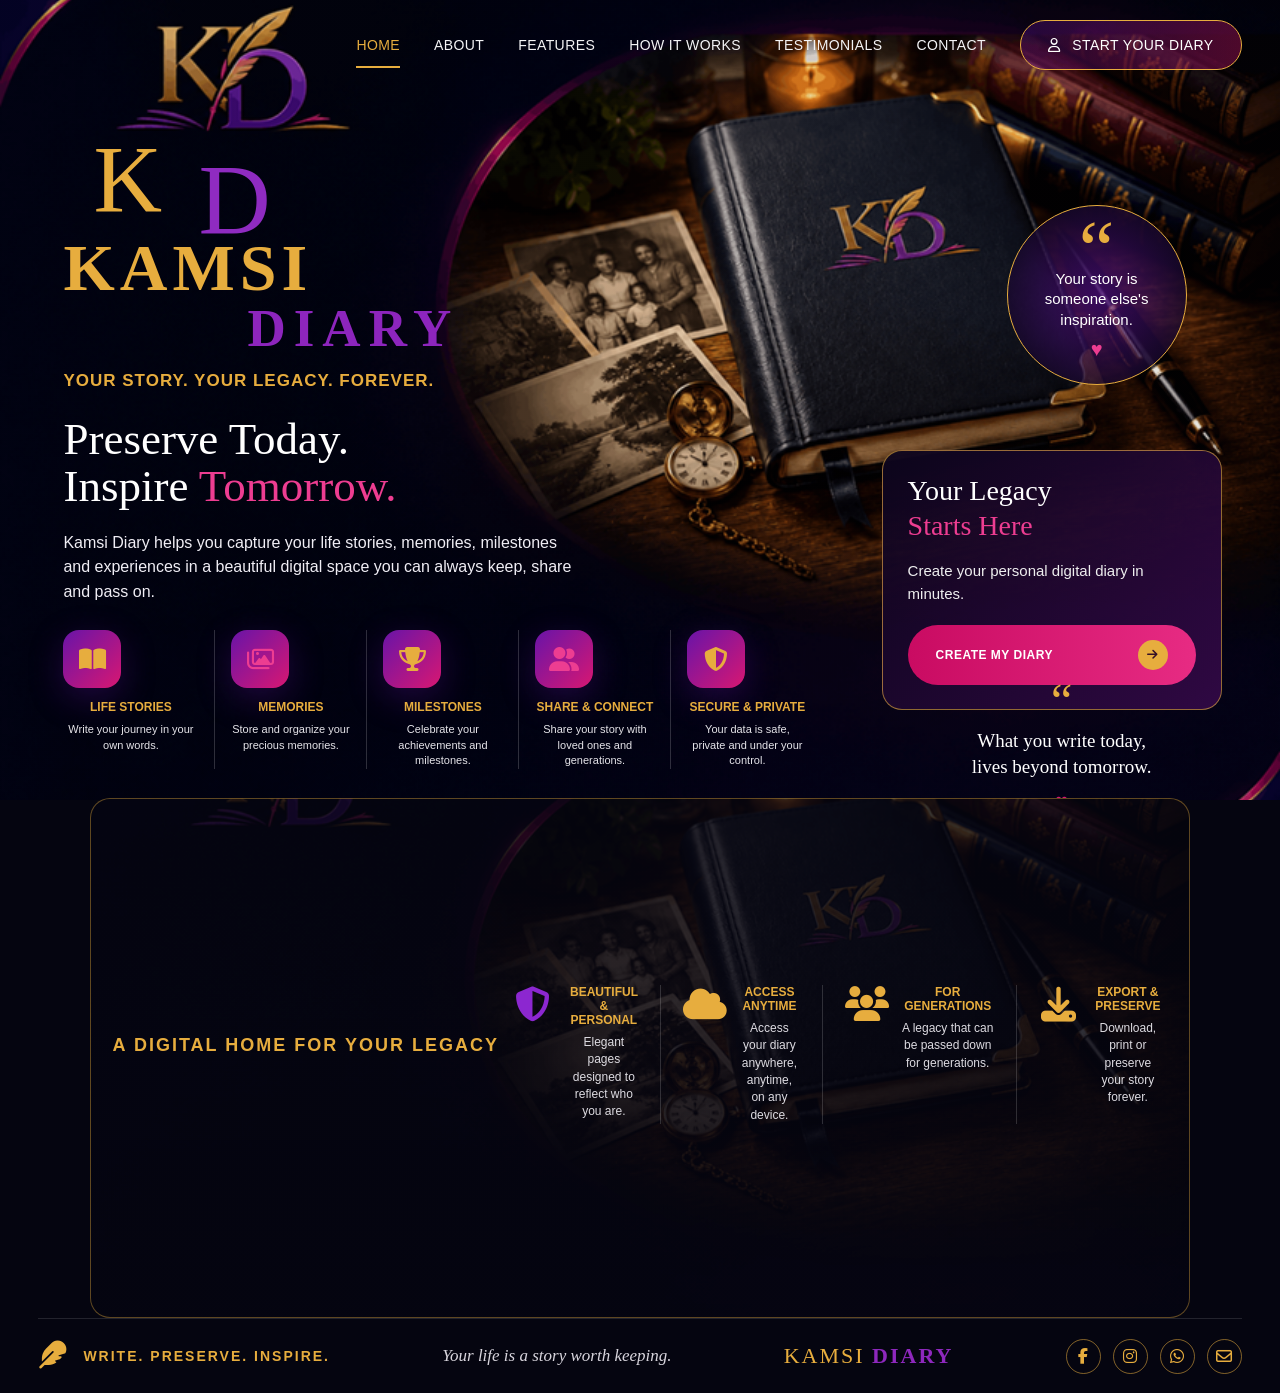
<file: index.html>
<!DOCTYPE html>
<html lang="en">
<head>
    <meta charset="UTF-8">
    <meta name="viewport" content="width=device-width, initial-scale=1.0">

    <title>Kamsi Diary | Your Story. Your Legacy. Forever.</title>

    <meta name="description"
          content="Kamsi Diary helps you capture your life stories, memories, milestones and experiences in a beautiful digital space you can keep, share and pass on.">

    <link rel="stylesheet" href="css/style.css">

    <!-- Icons -->
    <link rel="stylesheet"
          href="https://cdnjs.cloudflare.com/ajax/libs/font-awesome/6.5.2/css/all.min.css">
</head>

<body>

<!-- =========================================================
     NAVIGATION
========================================================= -->

<header class="site-header">

    <nav class="navbar">

        <a href="index.html" class="brand">
            <span class="brand-kd">KD</span>
        </a>

        <button class="menu-toggle" id="menuToggle" aria-label="Open Menu">
            <i class="fa-solid fa-bars"></i>
        </button>

        <ul class="nav-links" id="navLinks">

            <li>
                <a href="index.html" class="active">HOME</a>
            </li>

            <li>
                <a href="about.html">ABOUT</a>
            </li>

            <li>
                <a href="features.html">FEATURES</a>
            </li>

            <li>
                <a href="how-it-works.html">HOW IT WORKS</a>
            </li>

            <li>
                <a href="testimonials.html">TESTIMONIALS</a>
            </li>

            <li>
                <a href="contact.html">CONTACT</a>
            </li>

            <li>
                <a href="signup.html" class="nav-cta">
                    <i class="fa-regular fa-user"></i>
                    START YOUR DIARY
                </a>
            </li>

        </ul>

    </nav>

</header>


<!-- =========================================================
     HERO SECTION
========================================================= -->

<main>

<section class="hero">

    <!-- Background image -->
    <div class="hero-background"></div>

    <div class="hero-overlay"></div>

    <div class="hero-container">

        <!-- LEFT CONTENT -->

        <div class="hero-content">

            <div class="logo-area">

                <div class="logo-mark">
                    <span>K</span>
                    <span class="logo-d">D</span>
                </div>

                <h1 class="logo-title">
                    KAMSI
                    <span>DIARY</span>
                </h1>

                <div class="logo-tagline">
                    YOUR STORY. YOUR LEGACY. FOREVER.
                </div>

            </div>


            <h2 class="hero-title">
                Preserve Today.
                <br>
                Inspire <span>Tomorrow.</span>
            </h2>


            <p class="hero-description">

                Kamsi Diary helps you capture your life stories,
                memories, milestones and experiences in a beautiful
                digital space you can always keep, share and pass on.

            </p>


            <!-- FEATURE ROW -->

            <div class="features-row">

                <div class="feature-item">

                    <div class="feature-icon gold">
                        <i class="fa-solid fa-book-open"></i>
                    </div>

                    <h3>LIFE STORIES</h3>

                    <p>
                        Write your journey
                        in your own words.
                    </p>

                </div>


                <div class="feature-item">

                    <div class="feature-icon pink">
                        <i class="fa-regular fa-images"></i>
                    </div>

                    <h3>MEMORIES</h3>

                    <p>
                        Store and organize
                        your precious memories.
                    </p>

                </div>


                <div class="feature-item">

                    <div class="feature-icon gold">
                        <i class="fa-solid fa-trophy"></i>
                    </div>

                    <h3>MILESTONES</h3>

                    <p>
                        Celebrate your achievements
                        and milestones.
                    </p>

                </div>


                <div class="feature-item">

                    <div class="feature-icon pink">
                        <i class="fa-solid fa-user-group"></i>
                    </div>

                    <h3>SHARE &amp; CONNECT</h3>

                    <p>
                        Share your story with
                        loved ones and generations.
                    </p>

                </div>


                <div class="feature-item">

                    <div class="feature-icon gold">
                        <i class="fa-solid fa-shield-halved"></i>
                    </div>

                    <h3>SECURE &amp; PRIVATE</h3>

                    <p>
                        Your data is safe,
                        private and under your control.
                    </p>

                </div>

            </div>

        </div>


        <!-- RIGHT SIDE QUOTE -->

        <div class="quote-card">

            <div class="quote-mark">
                “
            </div>

            <p>
                Your story is<br>
                someone else's<br>
                inspiration.
            </p>

            <div class="quote-heart">
                ♥
            </div>

        </div>


        <!-- RIGHT SIDE CTA -->

        <div class="legacy-card">

            <h2>
                Your Legacy
                <span>Starts Here</span>
            </h2>

            <p>
                Create your personal
                digital diary in minutes.
            </p>

            <a href="signup.html" class="primary-button">

                CREATE MY DIARY

                <span class="button-arrow">
                    <i class="fa-solid fa-arrow-right"></i>
                </span>

            </a>

        </div>


        <!-- LOWER RIGHT QUOTE -->

        <div class="bottom-quote">

            <div class="bottom-quote-mark">
                “
            </div>

            <p>
                What you write today,
                <br>
                lives beyond tomorrow.
            </p>

            <div class="bottom-heart">
                ♥
            </div>

        </div>

    </div>

</section>


<!-- =========================================================
     DIGITAL HOME SECTION
========================================================= -->

<section class="legacy-section">

    <div class="legacy-heading">

        <span></span>

        <h2>
            A DIGITAL HOME FOR YOUR LEGACY
        </h2>

        <span></span>

    </div>


    <div class="legacy-features">


        <!-- ITEM 1 -->

        <article class="legacy-feature">

            <div class="legacy-icon">
                <i class="fa-solid fa-shield-halved"></i>
            </div>

            <div>

                <h3>
                    BEAUTIFUL &amp; PERSONAL
                </h3>

                <p>
                    Elegant pages designed
                    to reflect who you are.
                </p>

            </div>

        </article>


        <!-- ITEM 2 -->

        <article class="legacy-feature">

            <div class="legacy-icon">
                <i class="fa-solid fa-cloud"></i>
            </div>

            <div>

                <h3>
                    ACCESS ANYTIME
                </h3>

                <p>
                    Access your diary anywhere,
                    anytime, on any device.
                </p>

            </div>

        </article>


        <!-- ITEM 3 -->

        <article class="legacy-feature">

            <div class="legacy-icon">
                <i class="fa-solid fa-users"></i>
            </div>

            <div>

                <h3>
                    FOR GENERATIONS
                </h3>

                <p>
                    A legacy that can be
                    passed down for generations.
                </p>

            </div>

        </article>


        <!-- ITEM 4 -->

        <article class="legacy-feature">

            <div class="legacy-icon">
                <i class="fa-solid fa-download"></i>
            </div>

            <div>

                <h3>
                    EXPORT &amp; PRESERVE
                </h3>

                <p>
                    Download, print or
                    preserve your story forever.
                </p>

            </div>

        </article>

    </div>

</section>


<!-- =========================================================
     FOOTER
========================================================= -->

<footer class="footer">

    <div class="footer-left">

        <span class="feather">
            <i class="fa-solid fa-feather"></i>
        </span>

        <strong>
            WRITE. PRESERVE. INSPIRE.
        </strong>

    </div>


    <div class="footer-middle">

        Your life is a story worth keeping.

    </div>


    <div class="footer-brand">

        <span>KAMSI</span>
        <b>DIARY</b>

    </div>


    <div class="social-links">

        <a href="#" aria-label="Facebook">
            <i class="fa-brands fa-facebook-f"></i>
        </a>

        <a href="#" aria-label="Instagram">
            <i class="fa-brands fa-instagram"></i>
        </a>

        <a href="#" aria-label="WhatsApp">
            <i class="fa-brands fa-whatsapp"></i>
        </a>

        <a href="mailto:info@kamsidiary.com" aria-label="Email">
            <i class="fa-regular fa-envelope"></i>
        </a>

    </div>

</footer>


</main>


<!-- =========================================================
     JAVASCRIPT
========================================================= -->

<script>

const menuToggle = document.getElementById("menuToggle");
const navLinks = document.getElementById("navLinks");

menuToggle.addEventListener("click", function () {

    navLinks.classList.toggle("show");

    const icon = menuToggle.querySelector("i");

    if (navLinks.classList.contains("show")) {

        icon.classList.remove("fa-bars");
        icon.classList.add("fa-xmark");

    } else {

        icon.classList.remove("fa-xmark");
        icon.classList.add("fa-bars");

    }

});


/* Close menu after clicking a link */

document.querySelectorAll(".nav-links a").forEach(function(link) {

    link.addEventListener("click", function() {

        navLinks.classList.remove("show");

        const icon = menuToggle.querySelector("i");

        icon.classList.remove("fa-xmark");
        icon.classList.add("fa-bars");

    });

});

</script>

</body>
</html>
</file>
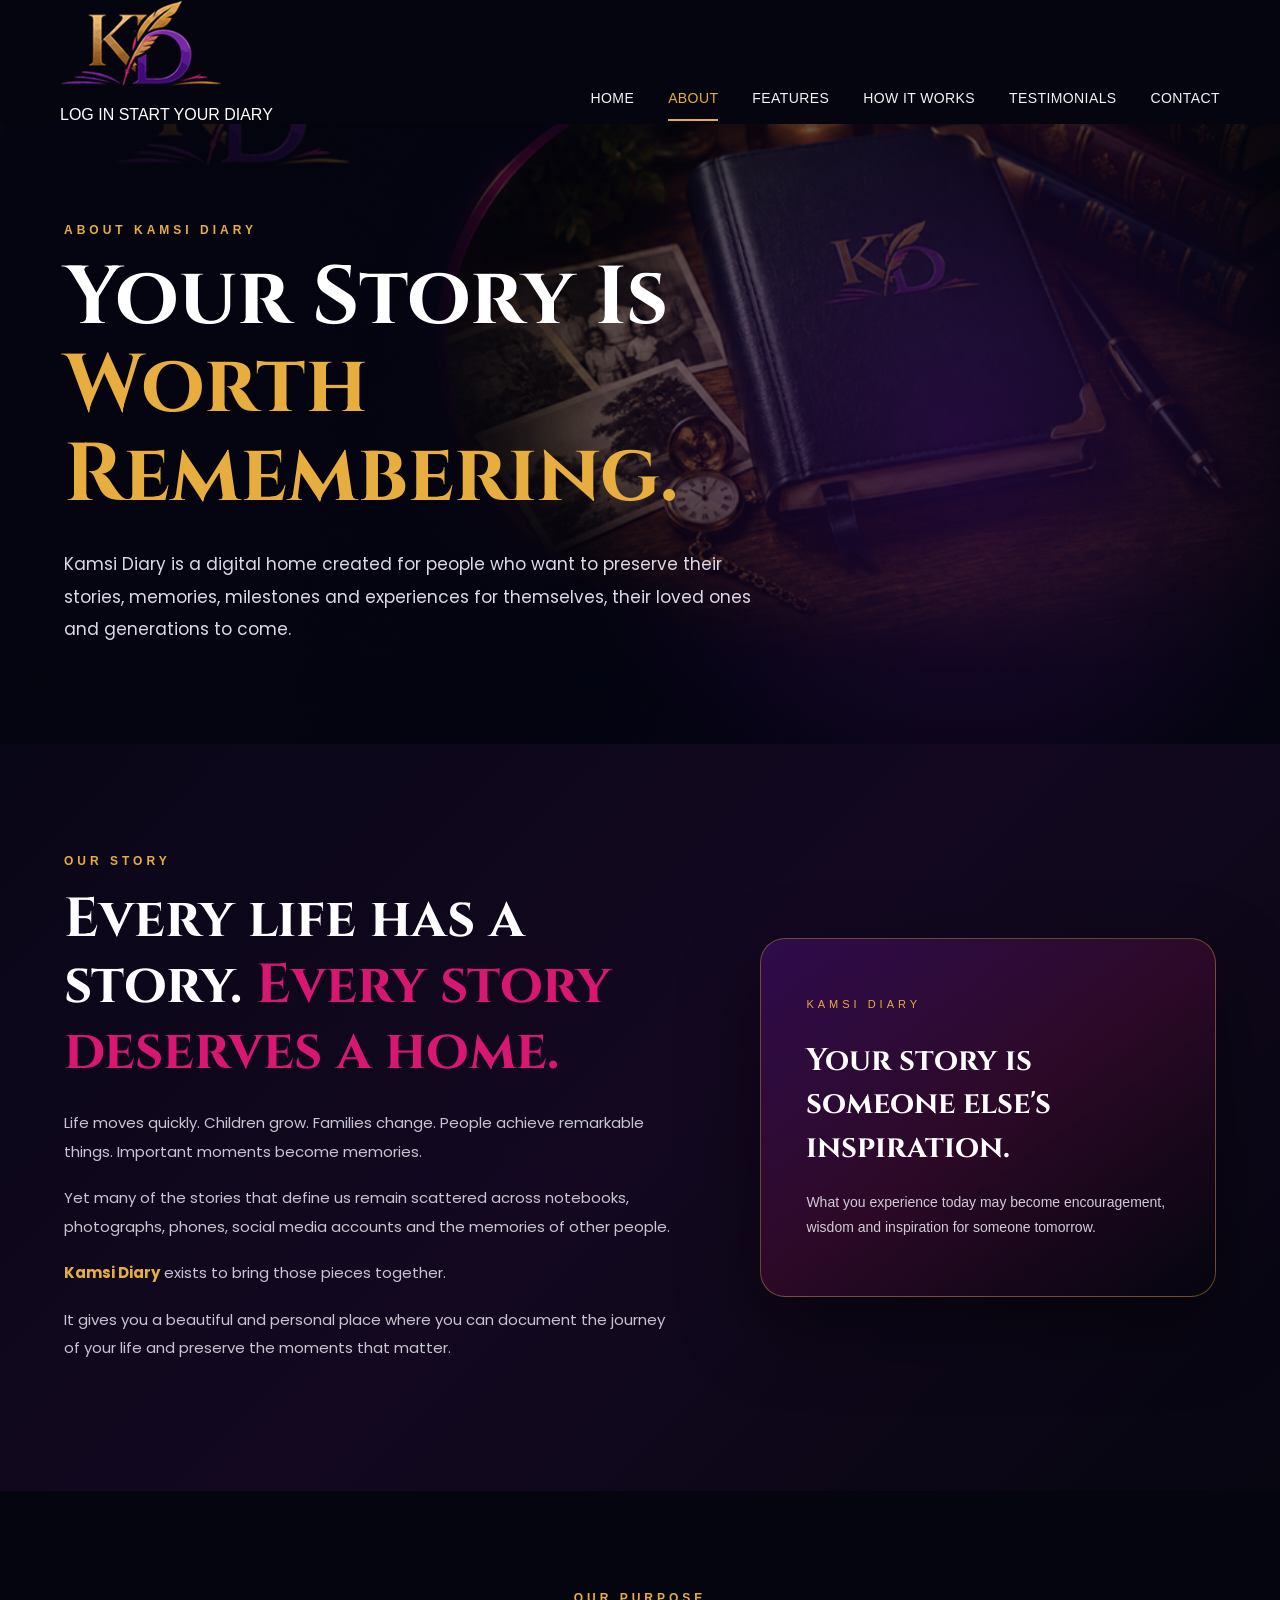
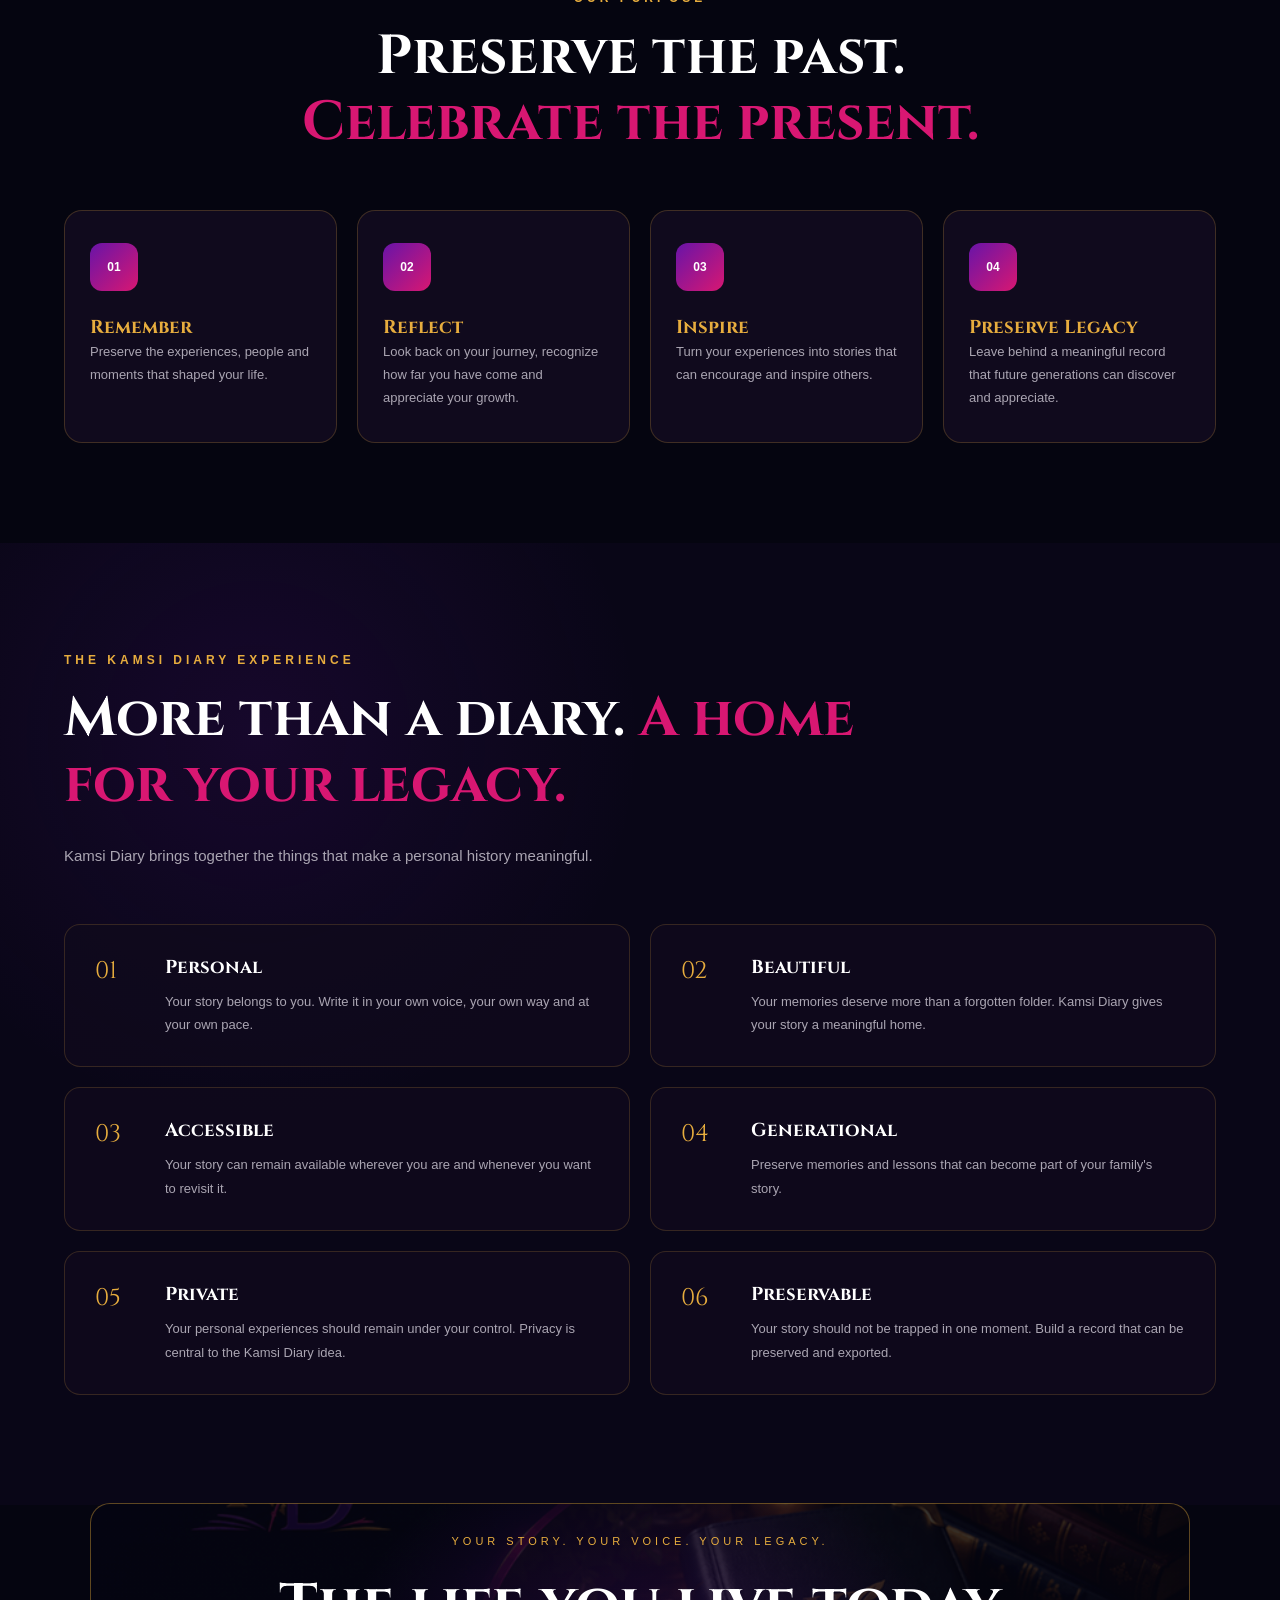
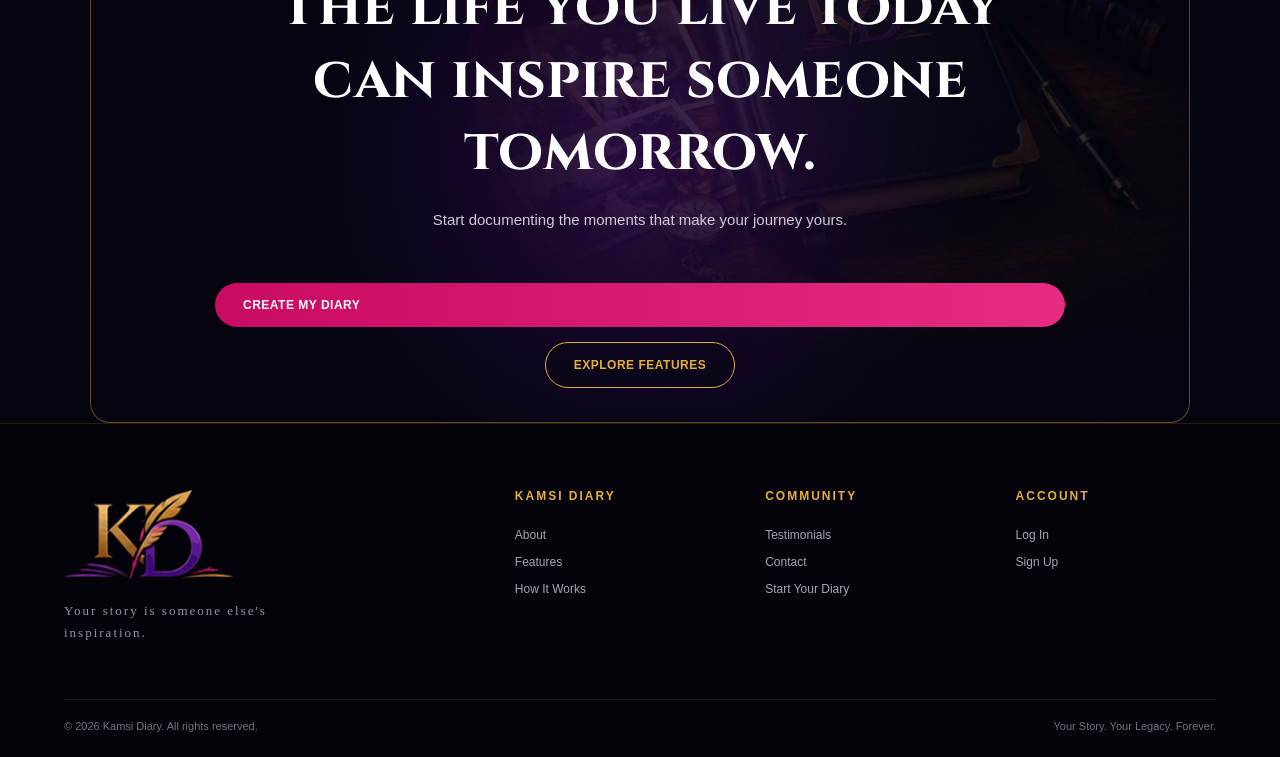
<file: about.html>
<!DOCTYPE html>
<html lang="en">
<head>

    <meta charset="UTF-8">
    <meta http-equiv="X-UA-Compatible" content="IE=edge">
    <meta name="viewport" content="width=device-width, initial-scale=1.0">

    <title>About Kamsi Diary</title>
<style>
    /* Option 1: Percentage-based margins */
    .main-nav {
        margin-left: 5%;
        margin-right: 5%;
    }

    /* Option 2: Auto margins for centering with max-width */
    .main-nav {
        margin-left: auto;
        margin-right: auto;
        max-width: 1200px;
        padding: 0 20px; /* Adds padding instead of margin */
    }

    /* Option 3: Using padding instead (keeps background color if any) */
    .main-nav {
        padding-left: 20px;
        padding-right: 20px;
    }
</style>
    <link rel="stylesheet" href="css/style.css">

    <link rel="preconnect" href="https://fonts.googleapis.com">

    <link
        href="https://fonts.googleapis.com/css2?family=Cinzel:wght@500;600;700&family=Poppins:wght@300;400;500;600;700&display=swap"
        rel="stylesheet"
    >

</head>

<body>


<!-- =====================================================
     NAVIGATION
===================================================== -->

<nav class="main-nav">

    <div class="logo">

        <a href="index.html">

            <img
                src="image/logo.png"
                alt="Kamsi Diary"
            >

        </a>

    </div>


    <ul class="nav-links">

        <li>
            <a href="index.html">
                HOME
            </a>
        </li>

        <li>
            <a href="about.html" class="active">
                ABOUT
            </a>
        </li>

        <li>
            <a href="features.html">
                FEATURES
            </a>
        </li>

        <li>
            <a href="how-it-works.html">
                HOW IT WORKS
            </a>
        </li>

        <li>
            <a href="testimonials.html">
                TESTIMONIALS
            </a>
        </li>

        <li>
            <a href="contact.html">
                CONTACT
            </a>
        </li>

    </ul>


    <div class="nav-actions">

        <a
            href="signin.html"
            class="nav-login"
        >
            LOG IN
        </a>

        <a
            href="signup.html"
            class="nav-signup"
        >
            START YOUR DIARY
        </a>

    </div>

</nav>



<!-- =====================================================
     ABOUT HERO
===================================================== -->

<section class="about-hero">

    <div class="about-hero-overlay"></div>

    <div class="about-hero-content">

        <span class="about-eyebrow">
            ABOUT KAMSI DIARY
        </span>

        <h1>
            Your Story Is
            <span>Worth Remembering.</span>
        </h1>

        <p>

            Kamsi Diary is a digital home created for people
            who want to preserve their stories, memories,
            milestones and experiences for themselves,
            their loved ones and generations to come.

        </p>

    </div>

</section>



<!-- =====================================================
     OUR STORY
===================================================== -->

<section class="about-story">

    <div class="about-container">


        <div class="about-story-content">

            <span class="section-label">
                OUR STORY
            </span>

            <h2>

                Every life has a story.
                <span>
                    Every story deserves a home.
                </span>

            </h2>

            <p>

                Life moves quickly.

                Children grow.
                Families change.
                People achieve remarkable things.
                Important moments become memories.

            </p>

            <p>

                Yet many of the stories that define us
                remain scattered across notebooks,
                photographs, phones, social media accounts
                and the memories of other people.

            </p>

            <p>

                <strong>Kamsi Diary</strong> exists to bring
                those pieces together.

            </p>

            <p>

                It gives you a beautiful and personal place
                where you can document the journey of your
                life and preserve the moments that matter.

            </p>

        </div>


        <div class="about-story-card">

            <div class="story-card-decoration"></div>

            <span>
                KAMSI DIARY
            </span>

            <h3>

                Your story is someone
                else's inspiration.

            </h3>

            <p>

                What you experience today may become
                encouragement, wisdom and inspiration
                for someone tomorrow.

            </p>

        </div>

    </div>

</section>



<!-- =====================================================
     OUR PURPOSE
===================================================== -->

<section class="purpose-section">

    <div class="about-container">


        <div class="purpose-heading">

            <span class="section-label">
                OUR PURPOSE
            </span>

            <h2>

                Preserve the past.
                <span>
                    Celebrate the present.
                </span>

            </h2>

        </div>


        <div class="purpose-grid">


            <article class="purpose-card">

                <div class="purpose-icon">
                    01
                </div>

                <h3>
                    Remember
                </h3>

                <p>

                    Preserve the experiences,
                    people and moments that
                    shaped your life.

                </p>

            </article>


            <article class="purpose-card">

                <div class="purpose-icon">
                    02
                </div>

                <h3>
                    Reflect
                </h3>

                <p>

                    Look back on your journey,
                    recognize how far you have
                    come and appreciate your growth.

                </p>

            </article>


            <article class="purpose-card">

                <div class="purpose-icon">
                    03
                </div>

                <h3>
                    Inspire
                </h3>

                <p>

                    Turn your experiences into
                    stories that can encourage
                    and inspire others.

                </p>

            </article>


            <article class="purpose-card">

                <div class="purpose-icon">
                    04
                </div>

                <h3>
                    Preserve Legacy
                </h3>

                <p>

                    Leave behind a meaningful
                    record that future generations
                    can discover and appreciate.

                </p>

            </article>


        </div>

    </div>

</section>



<!-- =====================================================
     WHAT KAMSI DIARY REPRESENTS
===================================================== -->

<section class="values-section">

    <div class="about-container">


        <div class="values-intro">

            <span class="section-label">
                THE KAMSI DIARY EXPERIENCE
            </span>

            <h2>

                More than a diary.
                <span>
                    A home for your legacy.
                </span>

            </h2>

            <p>

                Kamsi Diary brings together the things
                that make a personal history meaningful.

            </p>

        </div>


        <div class="values-grid">


            <div class="value-box">

                <div class="value-number">
                    01
                </div>

                <div>

                    <h3>
                        Personal
                    </h3>

                    <p>

                        Your story belongs to you.
                        Write it in your own voice,
                        your own way and at your own pace.

                    </p>

                </div>

            </div>


            <div class="value-box">

                <div class="value-number">
                    02
                </div>

                <div>

                    <h3>
                        Beautiful
                    </h3>

                    <p>

                        Your memories deserve more than
                        a forgotten folder. Kamsi Diary
                        gives your story a meaningful home.

                    </p>

                </div>

            </div>


            <div class="value-box">

                <div class="value-number">
                    03
                </div>

                <div>

                    <h3>
                        Accessible
                    </h3>

                    <p>

                        Your story can remain available
                        wherever you are and whenever
                        you want to revisit it.

                    </p>

                </div>

            </div>


            <div class="value-box">

                <div class="value-number">
                    04
                </div>

                <div>

                    <h3>
                        Generational
                    </h3>

                    <p>

                        Preserve memories and lessons
                        that can become part of your
                        family's story.

                    </p>

                </div>

            </div>


            <div class="value-box">

                <div class="value-number">
                    05
                </div>

                <div>

                    <h3>
                        Private
                    </h3>

                    <p>

                        Your personal experiences should
                        remain under your control. Privacy
                        is central to the Kamsi Diary idea.

                    </p>

                </div>

            </div>


            <div class="value-box">

                <div class="value-number">
                    06
                </div>

                <div>

                    <h3>
                        Preservable
                    </h3>

                    <p>

                        Your story should not be trapped
                        in one moment. Build a record that
                        can be preserved and exported.

                    </p>

                </div>

            </div>


        </div>

    </div>

</section>



<!-- =====================================================
     LEGACY STATEMENT
===================================================== -->

<section class="legacy-section">

    <div class="legacy-overlay"></div>

    <div class="legacy-content">

        <span>
            YOUR STORY. YOUR VOICE. YOUR LEGACY.
        </span>

        <h2>

            The life you live today
            can inspire someone tomorrow.

        </h2>

        <p>

            Start documenting the moments
            that make your journey yours.

        </p>

        <div class="legacy-buttons">

            <a
                href="signup.html"
                class="primary-button"
            >
                CREATE MY DIARY
            </a>

            <a
                href="features.html"
                class="secondary-button"
            >
                EXPLORE FEATURES
            </a>

        </div>

    </div>

</section>



<!-- =====================================================
     FOOTER
===================================================== -->

<footer class="site-footer">

    <div class="footer-container">


        <div class="footer-brand">

            <a href="index.html">

                <img
                    src="image/logo.png"
                    alt="Kamsi Diary"
                >

            </a>

            <p>

                Your story is someone else's
                inspiration.

            </p>

        </div>


        <div class="footer-column">

            <h3>
                KAMSI DIARY
            </h3>

            <a href="about.html">
                About
            </a>

            <a href="features.html">
                Features
            </a>

            <a href="how-it-works.html">
                How It Works
            </a>

        </div>


        <div class="footer-column">

            <h3>
                COMMUNITY
            </h3>

            <a href="testimonials.html">
                Testimonials
            </a>

            <a href="contact.html">
                Contact
            </a>

            <a href="signup.html">
                Start Your Diary
            </a>

        </div>


        <div class="footer-column">

            <h3>
                ACCOUNT
            </h3>

            <a href="signin.html">
                Log In
            </a>

            <a href="signup.html">
                Sign Up
            </a>

        </div>


    </div>


    <div class="footer-bottom">

        <p>
            © 2026 Kamsi Diary. All rights reserved.
        </p>

        <p>
            Your Story. Your Legacy. Forever.
        </p>

    </div>

</footer>


</body>
</html>
</file>
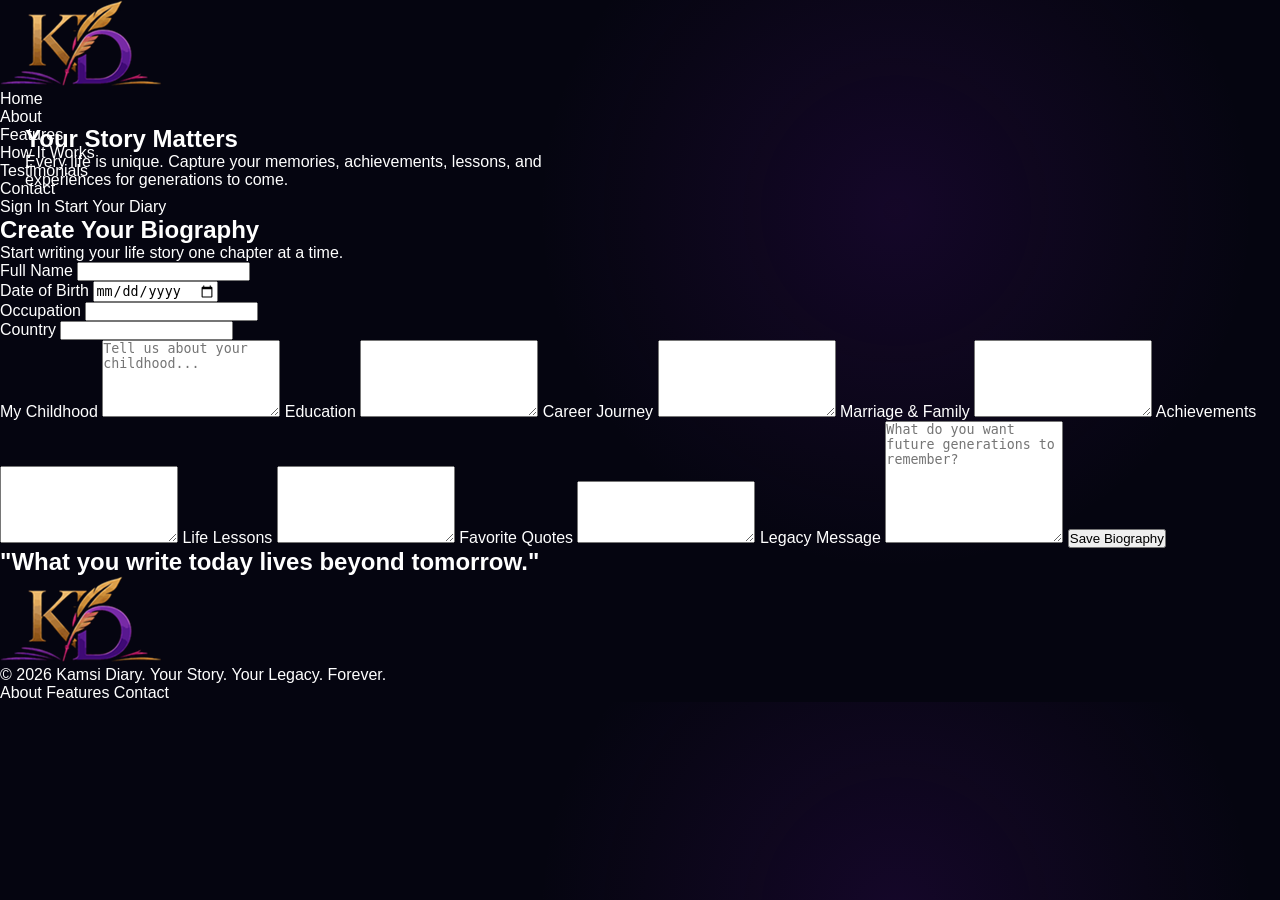
<file: biography.html>
<!DOCTYPE html>
<html lang="en">
<head>
<meta charset="UTF-8">
<meta http-equiv="X-UA-Compatible" content="IE=edge">
<meta name="viewport" content="width=device-width, initial-scale=1.0">

<title>My Biography | Kamsi Diary</title>

<link rel="stylesheet" href="css/style.css">

<link rel="preconnect" href="https://fonts.googleapis.com">
<link href="https://fonts.googleapis.com/css2?family=Cinzel:wght@500;700&family=Poppins:wght@300;400;500;600&display=swap" rel="stylesheet">
</head>

<body>

<!-- Navigation -->

<nav>

<div class="logo">

<a href="index.html">

<img src="image/logo.png" alt="Kamsi Diary">

</a>

</div>

<ul>

<li><a href="index.html">Home</a></li>

<li><a href="about.html">About</a></li>

<li><a href="features.html">Features</a></li>

<li><a href="how-it-works.html">How It Works</a></li>

<li><a href="testimonials.html">Testimonials</a></li>

<li><a href="contact.html">Contact</a></li>

</ul>

<div class="nav-buttons">

<a href="signin.html" class="btn-outline">Sign In</a>

<a href="signup.html" class="btn">Start Your Diary</a>

</div>

</nav>

<!-- Hero -->

<section class="bio-hero">

<div class="overlay"></div>

<div class="hero-content">

<h1>Your Story Matters</h1>

<p>

Every life is unique.

Capture your memories, achievements, lessons,

and experiences for generations to come.

</p>

</div>

</section>

<!-- Biography Form -->

<section class="bio-container">

<div class="bio-card">

<h2>Create Your Biography</h2>

<p>

Start writing your life story one chapter at a time.

</p>

<form action="biography-save.php" method="POST">

<div class="grid">

<div>

<label>Full Name</label>

<input
type="text"
name="fullname"
required>

</div>

<div>

<label>Date of Birth</label>

<input
type="date"
name="dob"
required>

</div>

<div>

<label>Occupation</label>

<input
type="text"
name="occupation">

</div>

<div>

<label>Country</label>

<input
type="text"
name="country">

</div>

</div>

<label>My Childhood</label>

<textarea
name="childhood"
rows="5"
placeholder="Tell us about your childhood..."></textarea>

<label>Education</label>

<textarea
name="education"
rows="5"></textarea>

<label>Career Journey</label>

<textarea
name="career"
rows="5"></textarea>

<label>Marriage & Family</label>

<textarea
name="family"
rows="5"></textarea>

<label>Achievements</label>

<textarea
name="achievements"
rows="5"></textarea>

<label>Life Lessons</label>

<textarea
name="lessons"
rows="5"></textarea>

<label>Favorite Quotes</label>

<textarea
name="quotes"
rows="4"></textarea>

<label>Legacy Message</label>

<textarea
name="legacy"
rows="8"
placeholder="What do you want future generations to remember?"></textarea>

<button type="submit">

Save Biography

</button>

</form>

</div>

</section>

<!-- Quote -->

<section class="legacy-quote">

<h2>

"What you write today lives beyond tomorrow."

</h2>

</section>

<!-- Footer -->

<footer>

<div class="footer-logo">

<img src="image/logo.png">

</div>

<p>

© 2026 Kamsi Diary.

Your Story. Your Legacy. Forever.

</p>

<div class="footer-links">

<a href="about.html">About</a>

<a href="features.html">Features</a>

<a href="contact.html">Contact</a>

</div>

</footer>

</body>
</html>
</file>
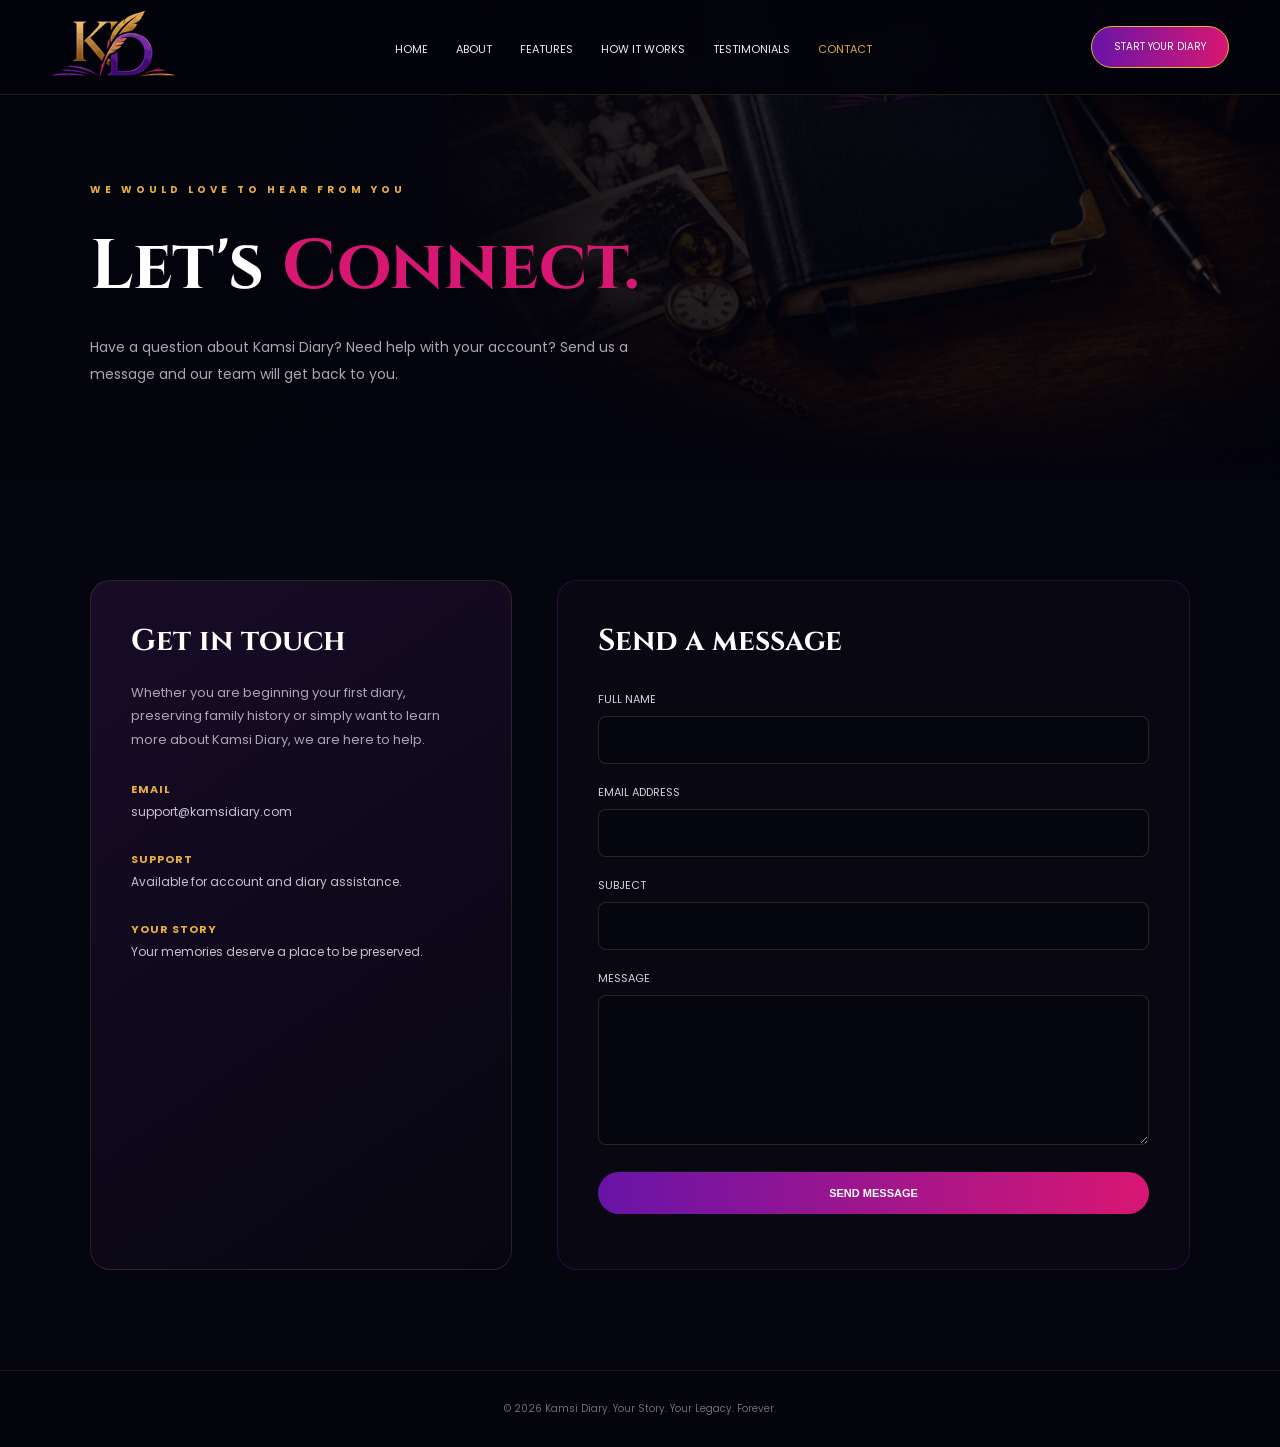
<file: contact.html>
<!DOCTYPE html>
<html lang="en">
<head>

<meta charset="UTF-8">
<meta name="viewport" content="width=device-width, initial-scale=1.0">

<title>Kamsi Diary | Contact</title>

<link rel="preconnect" href="https://fonts.googleapis.com">
<link href="https://fonts.googleapis.com/css2?family=Cinzel:wght@500;600;700&family=Poppins:wght@300;400;500;600;700&display=swap" rel="stylesheet">

<style>

* {
    margin: 0;
    padding: 0;
    box-sizing: border-box;
}

body {
    background: #050510;
    color: #fff;
    font-family: Poppins, sans-serif;
}

a {
    text-decoration: none;
}

.navbar {
    min-height: 82px;
    padding: 10px 4%;

    position: fixed;
    top: 0;
    left: 0;
    right: 0;
    z-index: 1000;

    display: flex;
    align-items: center;
    justify-content: space-between;

    background: rgba(3,3,12,.90);
    border-bottom: 1px solid rgba(231,173,62,.15);
    backdrop-filter: blur(15px);
}

.logo img {
    width: 125px;
}

.nav-links {
    display: flex;
    gap: 28px;
    list-style: none;
}

.nav-links a {
    color: #eee;
    font-size: 11px;
}

.nav-links a:hover,
.nav-links .active {
    color: #e7ad3e;
}

.nav-button {
    padding: 12px 22px;
    border-radius: 25px;
    border: 1px solid #e7ad3e;

    color: #fff;
    font-size: 10px;

    background: linear-gradient(
        90deg,
        #6814a8,
        #d81772
    );
}

.hero {
    min-height: 480px;
    padding-top: 82px;

    display: flex;
    align-items: center;

    background:
        linear-gradient(
            90deg,
            rgba(3,3,12,.98),
            rgba(3,3,12,.72)
        ),
        url("image/main_image.png");

    background-size: cover;
    background-position: center;
}

.hero-content {
    width: min(1100px, 90%);
    margin: auto;
}

.label {
    color: #e7ad3e;
    font-size: 10px;
    letter-spacing: 4px;
    font-weight: 700;
}

.hero h1 {
    margin: 20px 0;
    font-family: Cinzel, serif;
    font-size: clamp(45px, 6vw, 70px);
}

.hero h1 span {
    color: #d81772;
}

.hero p {
    max-width: 600px;
    color: #aaa5b2;
    line-height: 1.9;
    font-size: 14px;
}

.contact-section {
    padding: 100px 0;
}

.container {
    width: min(1100px, 90%);
    margin: auto;
}

.contact-grid {
    display: grid;
    grid-template-columns: .8fr 1.2fr;
    gap: 45px;
}

.info {
    padding: 40px;

    border-radius: 20px;

    background:
        linear-gradient(
            145deg,
            rgba(25,12,40,.95),
            rgba(7,7,18,.98)
        );

    border: 1px solid rgba(231,173,62,.15);
}

.info h2 {
    font-family: Cinzel, serif;
    font-size: 30px;
    margin-bottom: 20px;
}

.info p {
    color: #aaa5b2;
    font-size: 13px;
    line-height: 1.8;
}

.info-item {
    margin-top: 30px;
}

.info-item strong {
    display: block;
    color: #e7ad3e;
    font-size: 11px;
    letter-spacing: 1px;
}

.info-item span {
    display: block;
    margin-top: 5px;
    color: #c6c1cc;
    font-size: 12px;
}

.form-box {
    padding: 40px;

    border-radius: 20px;

    background: #090711;

    border: 1px solid rgba(104,20,168,.30);
}

.form-box h2 {
    font-family: Cinzel, serif;
    font-size: 30px;
    margin-bottom: 30px;
}

.form-group {
    margin-bottom: 20px;
}

.form-group label {
    display: block;
    margin-bottom: 8px;

    color: #d8d2dc;
    font-size: 11px;
}

input,
textarea {
    width: 100%;

    padding: 14px 15px;

    color: #fff;
    background: #050510;

    border: 1px solid rgba(231,173,62,.18);
    border-radius: 8px;

    outline: none;

    font-family: Poppins, sans-serif;
    font-size: 12px;
}

input:focus,
textarea:focus {
    border-color: #e7ad3e;
}

textarea {
    min-height: 150px;
    resize: vertical;
}

button {
    width: 100%;
    padding: 15px;

    border: none;
    border-radius: 25px;

    color: #fff;

    background:
        linear-gradient(
            90deg,
            #6814a8,
            #d81772
        );

    cursor: pointer;

    font-weight: 700;
    font-size: 11px;
}

button:hover {
    opacity: .9;
}

#formMessage {
    margin-top: 15px;
    text-align: center;
    font-size: 11px;
}

footer {
    padding: 30px;
    text-align: center;

    color: #706b78;
    font-size: 10px;

    background: #03030c;
    border-top: 1px solid rgba(231,173,62,.12);
}

@media(max-width:800px) {

    .nav-links {
        display: none;
    }

    .nav-button {
        display: none;
    }

    .contact-grid {
        grid-template-columns: 1fr;
    }
}

</style>
</head>

<body>

<nav class="navbar">

    <a href="index.html" class="logo">
        <img src="image/kamsi-diary-logo-transparent.png" alt="Kamsi Diary">
    </a>

    <ul class="nav-links">

        <li><a href="index.html">HOME</a></li>
        <li><a href="about.html">ABOUT</a></li>
        <li><a href="features.html">FEATURES</a></li>
        <li><a href="how-it-works.html">HOW IT WORKS</a></li>
        <li><a href="testimonials.html">TESTIMONIALS</a></li>
        <li><a href="contact.html" class="active">CONTACT</a></li>

    </ul>

    <a href="signup.html" class="nav-button">
        START YOUR DIARY
    </a>

</nav>


<section class="hero">

    <div class="hero-content">

        <span class="label">
            WE WOULD LOVE TO HEAR FROM YOU
        </span>

        <h1>
            Let's <span>Connect.</span>
        </h1>

        <p>
            Have a question about Kamsi Diary?
            Need help with your account?
            Send us a message and our team will get back to you.
        </p>

    </div>

</section>


<section class="contact-section">

<div class="container">

<div class="contact-grid">


<div class="info">

    <h2>
        Get in touch
    </h2>

    <p>
        Whether you are beginning your first diary,
        preserving family history or simply want to
        learn more about Kamsi Diary, we are here to help.
    </p>

    <div class="info-item">
        <strong>EMAIL</strong>
        <span>support@kamsidiary.com</span>
    </div>

    <div class="info-item">
        <strong>SUPPORT</strong>
        <span>Available for account and diary assistance.</span>
    </div>

    <div class="info-item">
        <strong>YOUR STORY</strong>
        <span>Your memories deserve a place to be preserved.</span>
    </div>

</div>


<div class="form-box">

    <h2>
        Send a message
    </h2>

    <form
        action="contact.php"
        method="POST"
        id="contactForm"
    >

        <div class="form-group">

            <label for="name">
                FULL NAME
            </label>

            <input
                type="text"
                id="name"
                name="name"
                required
                autocomplete="name"
            >

        </div>


        <div class="form-group">

            <label for="email">
                EMAIL ADDRESS
            </label>

            <input
                type="email"
                id="email"
                name="email"
                required
                autocomplete="email"
            >

        </div>


        <div class="form-group">

            <label for="subject">
                SUBJECT
            </label>

            <input
                type="text"
                id="subject"
                name="subject"
                required
            >

        </div>


        <div class="form-group">

            <label for="message">
                MESSAGE
            </label>

            <textarea
                id="message"
                name="message"
                required
            ></textarea>

        </div>


        <button type="submit">
            SEND MESSAGE
        </button>

        <div id="formMessage"></div>

    </form>

</div>

</div>

</div>

</section>


<footer>
    © 2026 Kamsi Diary. Your Story. Your Legacy. Forever.
</footer>


<script>

document.getElementById("contactForm").addEventListener("submit", function(event) {

    const name = document.getElementById("name").value.trim();
    const email = document.getElementById("email").value.trim();
    const message = document.getElementById("message").value.trim();
    const formMessage = document.getElementById("formMessage");

    if (name.length < 2) {
        event.preventDefault();
        formMessage.textContent = "Please enter your full name.";
        formMessage.style.color = "#d81772";
        return;
    }

    if (!email.includes("@")) {
        event.preventDefault();
        formMessage.textContent = "Please enter a valid email address.";
        formMessage.style.color = "#d81772";
        return;
    }

    if (message.length < 10) {
        event.preventDefault();
        formMessage.textContent = "Please enter a longer message.";
        formMessage.style.color = "#d81772";
        return;
    }

});

</script>

</body>
</html>
</file>
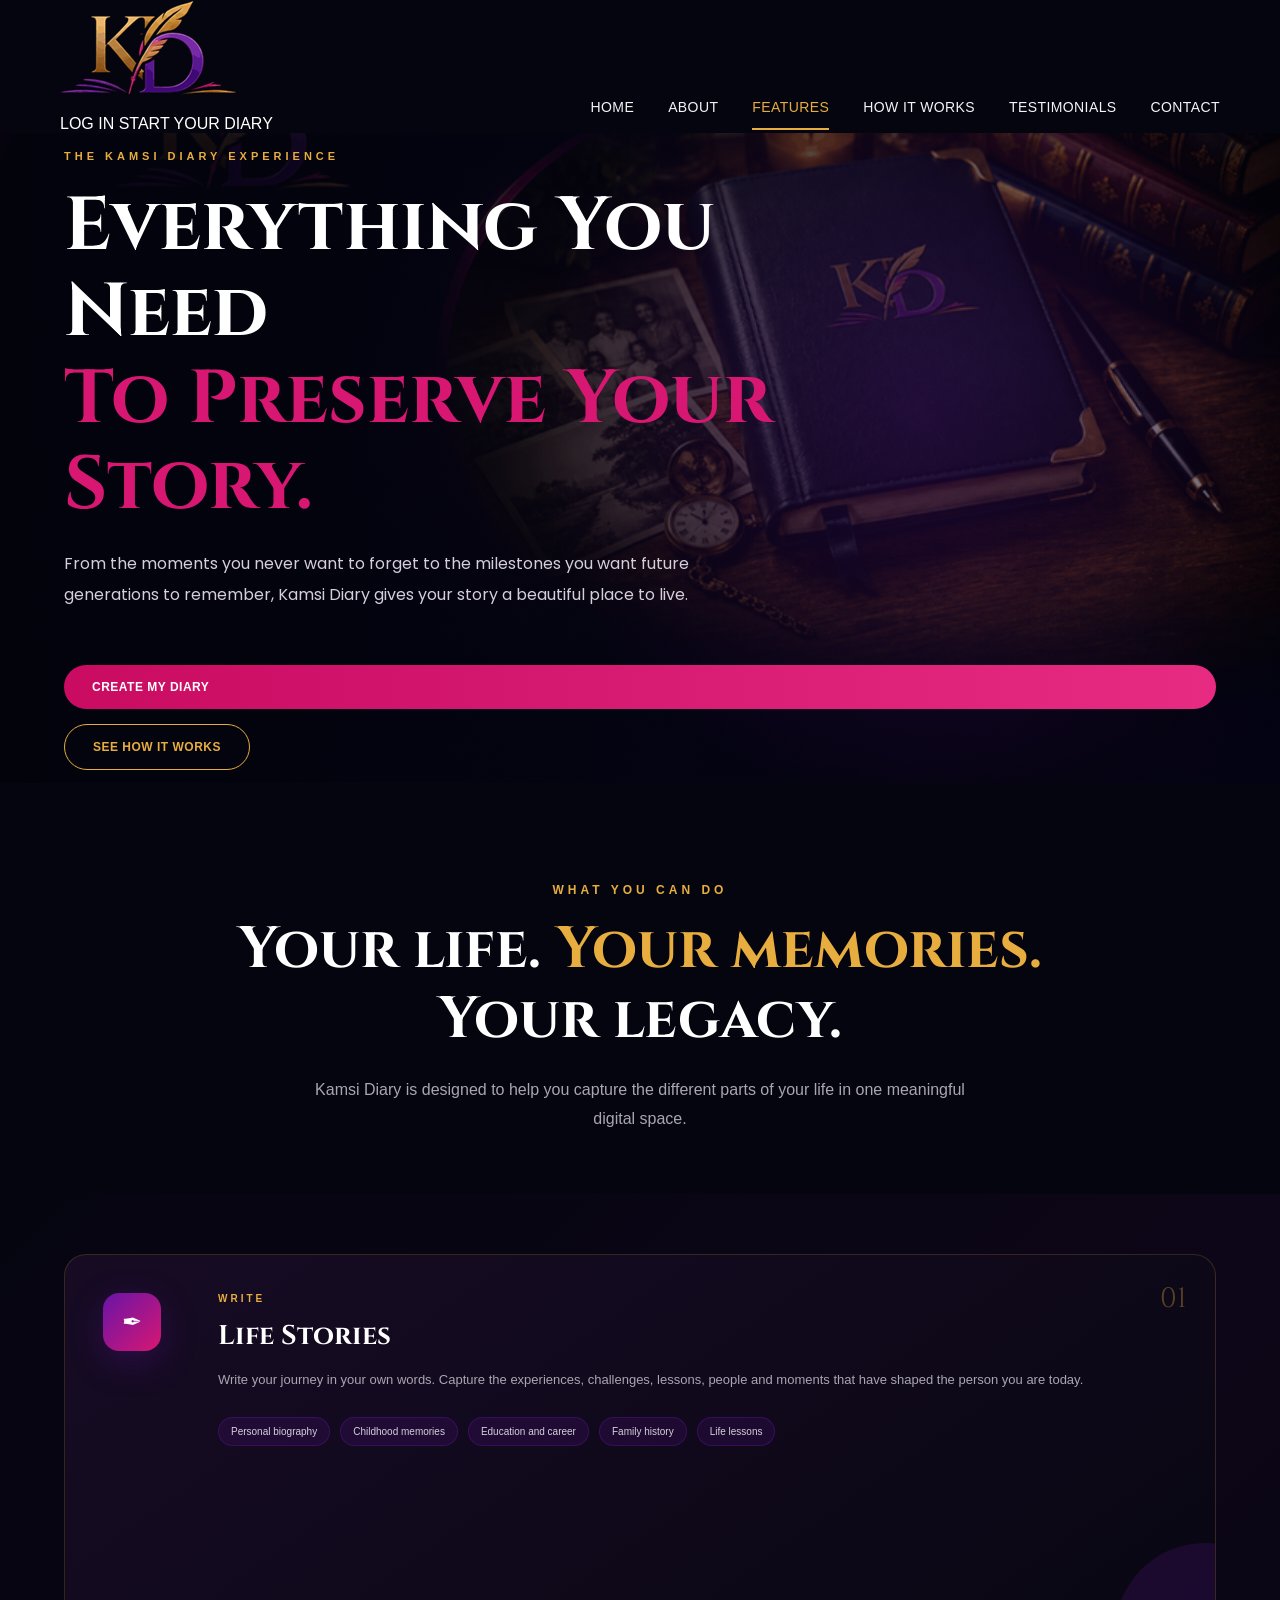
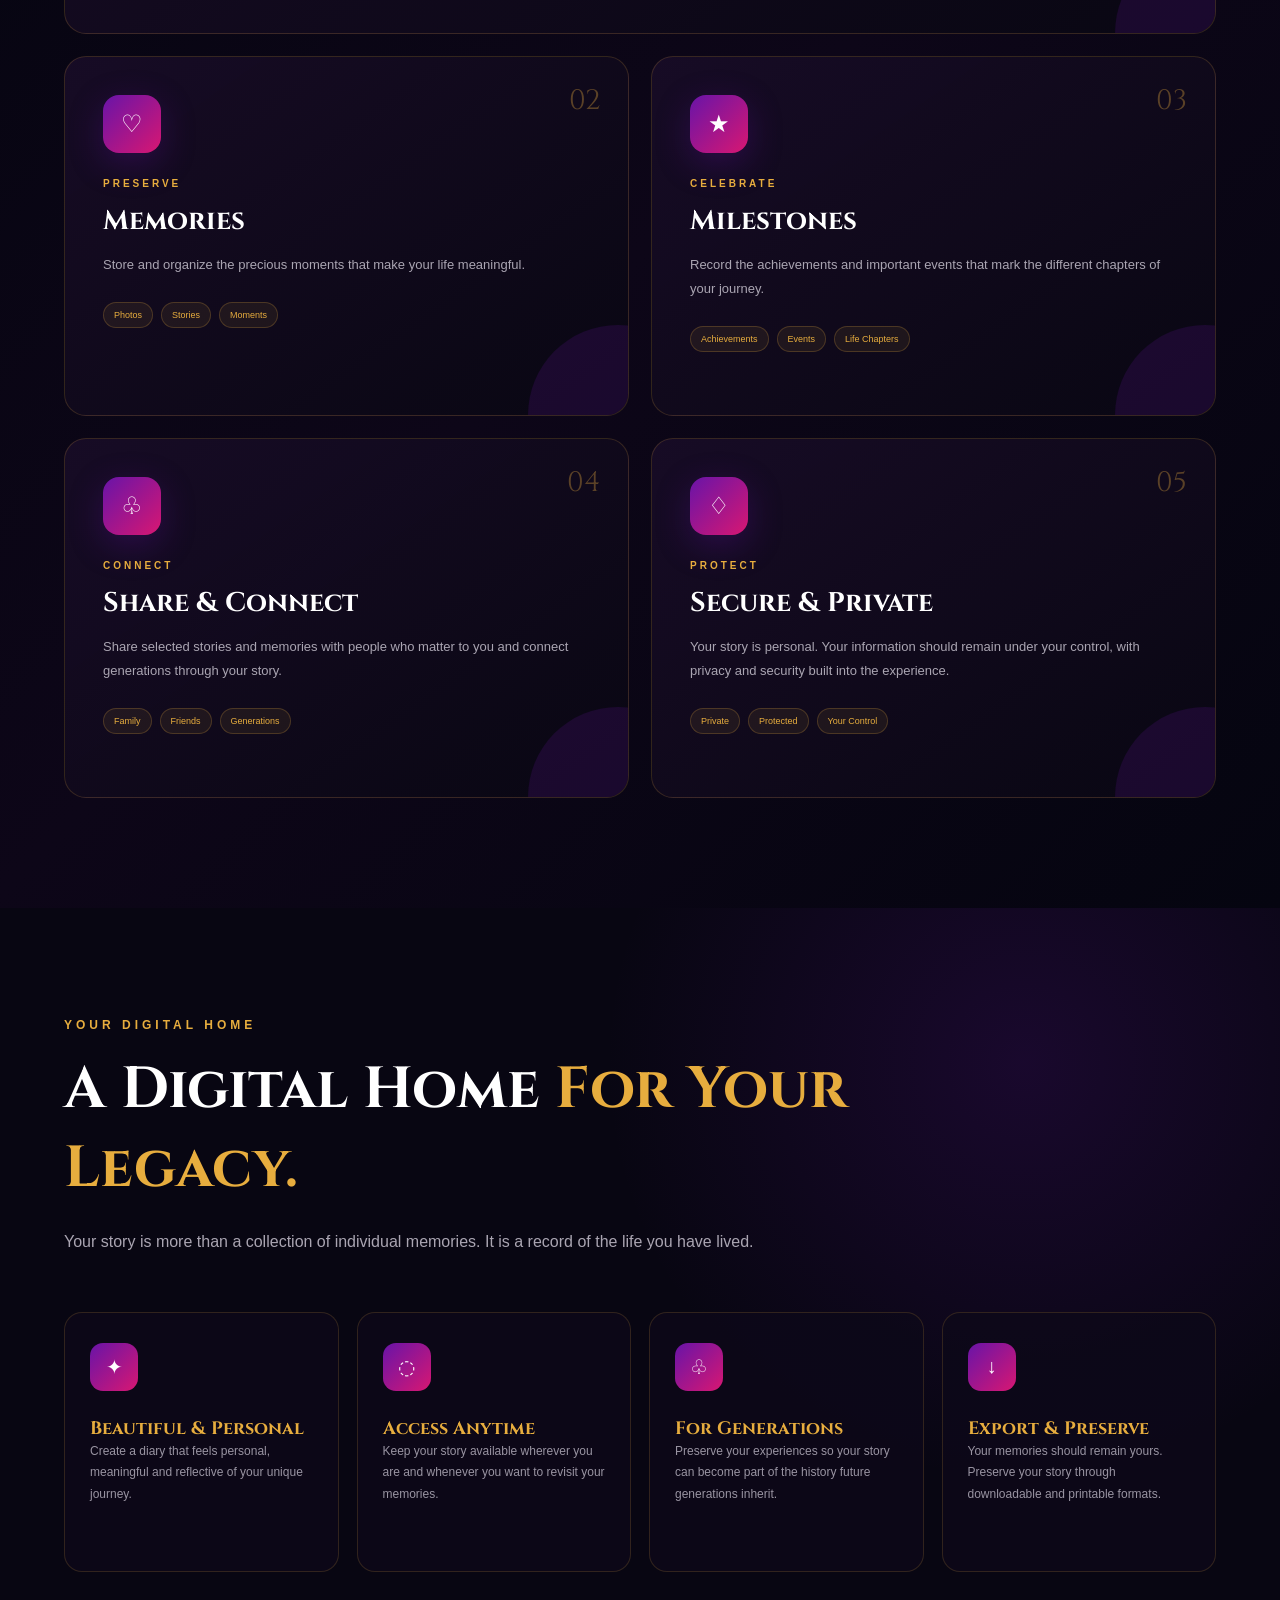
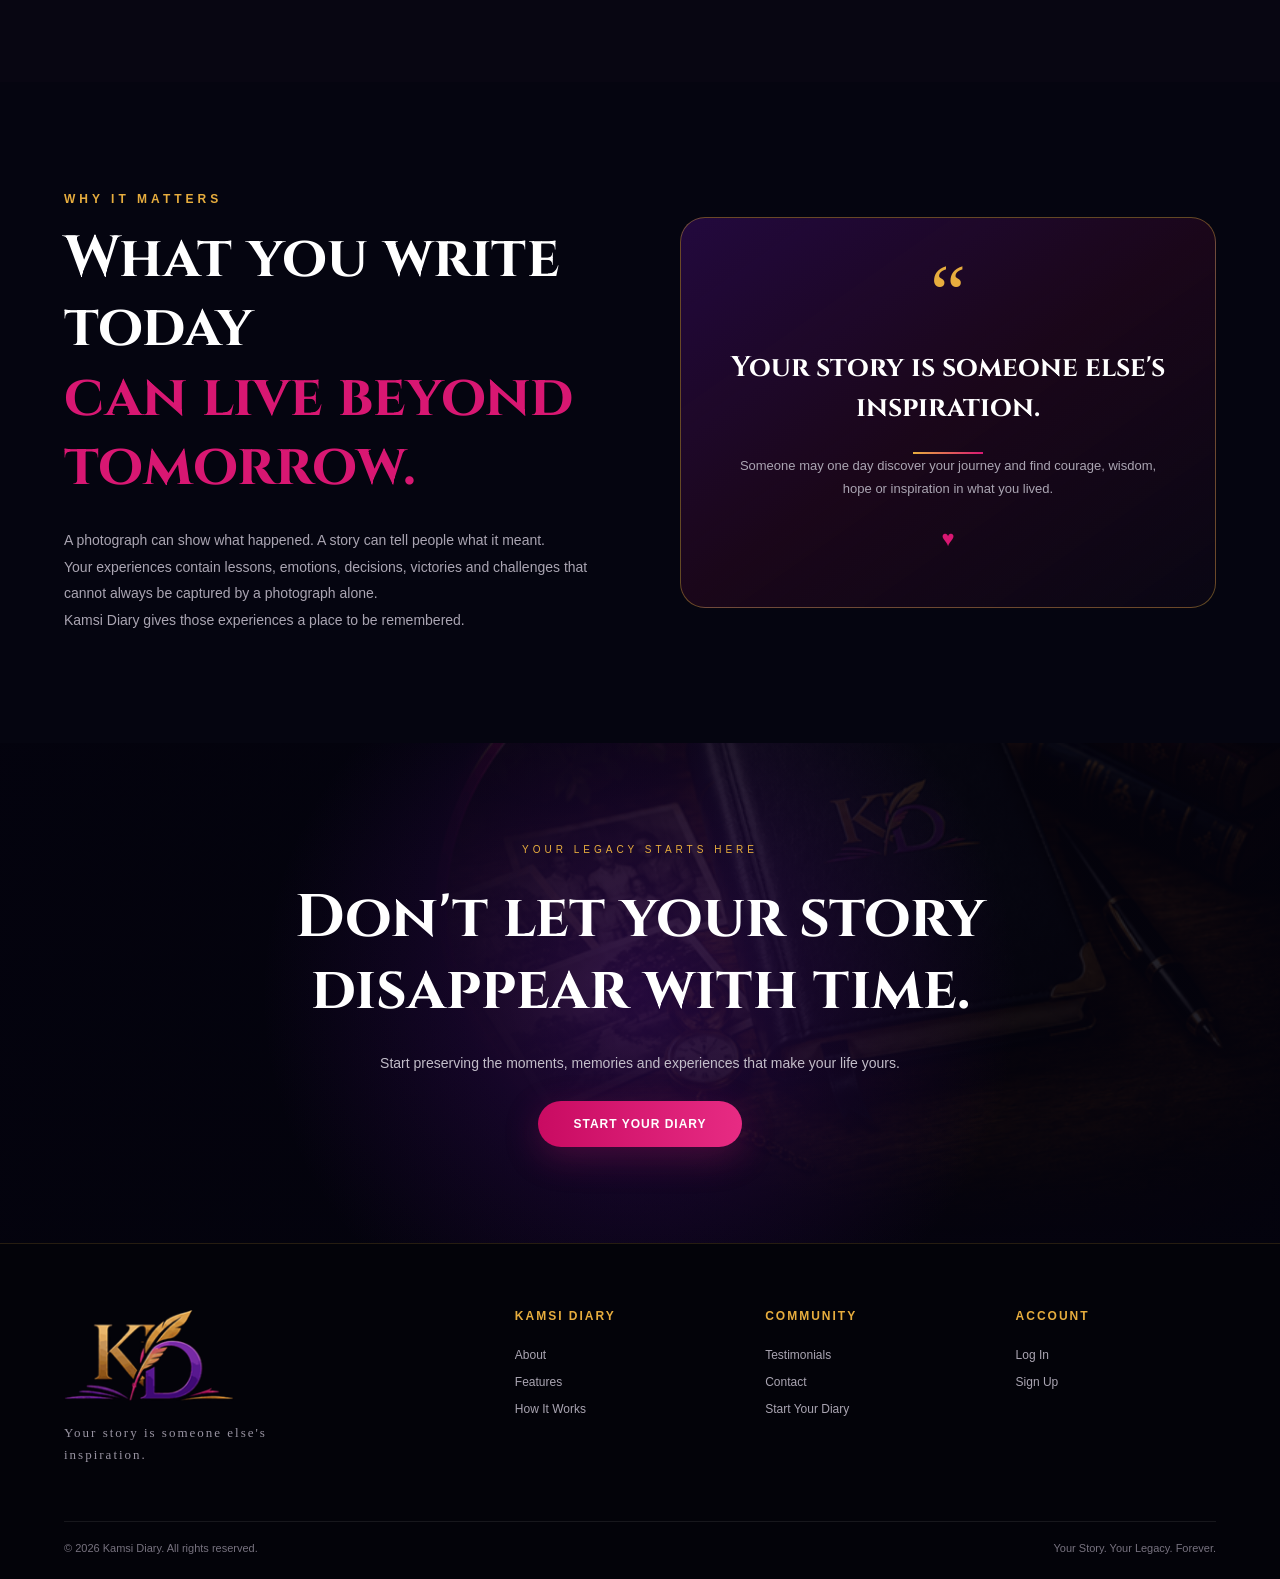
<file: features.html>
<!DOCTYPE html>
<html lang="en">

<head>

    <meta charset="UTF-8">

    <meta
        http-equiv="X-UA-Compatible"
        content="IE=edge"
    >

    <meta
        name="viewport"
        content="width=device-width, initial-scale=1.0"
    >

    <title>Kamsi Diary | Features</title>
<style>
    /* Option 1: Percentage-based margins */
    .main-nav {
        margin-left: 5%;
        margin-right: 5%;
    }

    /* Option 2: Auto margins for centering with max-width */
    .main-nav {
        margin-left: auto;
        margin-right: auto;
        max-width: 1200px;
        padding: 0 20px; /* Adds padding instead of margin */
    }

    /* Option 3: Using padding instead (keeps background color if any) */
    .main-nav {
        padding-left: 20px;
        padding-right: 20px;
    }
</style>
    <link
        rel="stylesheet"
        href="css/style.css"
    >

    <link
        rel="preconnect"
        href="https://fonts.googleapis.com"
    >

    <link
        href="https://fonts.googleapis.com/css2?family=Cinzel:wght@500;600;700&family=Poppins:wght@300;400;500;600;700&display=swap"
        rel="stylesheet"
    >

</head>


<body>


<!-- =====================================================
     NAVIGATION
===================================================== -->

<nav class="main-nav">

    <div class="logo">

        <a href="index.html">

            <img
                src="image/kamsi-diary-logo-transparent.png"
                alt="Kamsi Diary"
            >

        </a>

    </div>


    <ul class="nav-links">

        <li>
            <a href="index.html">
                HOME
            </a>
        </li>

        <li>
            <a href="about.html">
                ABOUT
            </a>
        </li>

        <li>
            <a
                href="features.html"
                class="active"
            >
                FEATURES
            </a>
        </li>

        <li>
            <a href="how-it-works.html">
                HOW IT WORKS
            </a>
        </li>

        <li>
            <a href="testimonials.html">
                TESTIMONIALS
            </a>
        </li>

        <li>
            <a href="contact.html">
                CONTACT
            </a>
        </li>

    </ul>


    <div class="nav-actions">

        <a
            href="signin.html"
            class="nav-login"
        >
            LOG IN
        </a>

        <a
            href="signup.html"
            class="nav-signup"
        >
            START YOUR DIARY
        </a>

    </div>

</nav>



<!-- =====================================================
     FEATURES HERO
===================================================== -->

<section class="features-hero">

    <div class="features-hero-overlay"></div>

    <div class="features-hero-content">

        <span class="features-eyebrow">
            THE KAMSI DIARY EXPERIENCE
        </span>

        <h1>

            Everything You Need
            <span>To Preserve Your Story.</span>

        </h1>

        <p>

            From the moments you never want to forget
            to the milestones you want future generations
            to remember, Kamsi Diary gives your story
            a beautiful place to live.

        </p>

        <div class="hero-actions">

            <a
                href="signup.html"
                class="primary-button"
            >
                CREATE MY DIARY
            </a>

            <a
                href="how-it-works.html"
                class="secondary-button"
            >
                SEE HOW IT WORKS
            </a>

        </div>

    </div>

</section>



<!-- =====================================================
     INTRODUCTION
===================================================== -->

<section class="features-intro">

    <div class="features-container">

        <span class="section-label">
            WHAT YOU CAN DO
        </span>

        <h2>

            Your life.
            <span>Your memories.</span>
            Your legacy.

        </h2>

        <p>

            Kamsi Diary is designed to help you capture
            the different parts of your life in one
            meaningful digital space.

        </p>

    </div>

</section>



<!-- =====================================================
     MAIN FEATURES
===================================================== -->

<section class="main-features">

    <div class="features-container">


        <!-- LIFE STORIES -->

        <article class="feature-card feature-large">

            <div class="feature-number">
                01
            </div>

            <div class="feature-icon">
                ✒
            </div>

            <div class="feature-content">

                <span>
                    WRITE
                </span>

                <h3>
                    Life Stories
                </h3>

                <p>

                    Write your journey in your own words.

                    Capture the experiences, challenges,
                    lessons, people and moments that have
                    shaped the person you are today.

                </p>

                <ul>

                    <li>
                        Personal biography
                    </li>

                    <li>
                        Childhood memories
                    </li>

                    <li>
                        Education and career
                    </li>

                    <li>
                        Family history
                    </li>

                    <li>
                        Life lessons
                    </li>

                </ul>

            </div>

        </article>



        <!-- MEMORIES -->

        <article class="feature-card">

            <div class="feature-number">
                02
            </div>

            <div class="feature-icon">
                ♡
            </div>

            <span>
                PRESERVE
            </span>

            <h3>
                Memories
            </h3>

            <p>

                Store and organize the precious moments
                that make your life meaningful.

            </p>

            <div class="feature-mini">

                <span>Photos</span>
                <span>Stories</span>
                <span>Moments</span>

            </div>

        </article>



        <!-- MILESTONES -->

        <article class="feature-card">

            <div class="feature-number">
                03
            </div>

            <div class="feature-icon">
                ★
            </div>

            <span>
                CELEBRATE
            </span>

            <h3>
                Milestones
            </h3>

            <p>

                Record the achievements and important
                events that mark the different chapters
                of your journey.

            </p>

            <div class="feature-mini">

                <span>Achievements</span>
                <span>Events</span>
                <span>Life Chapters</span>

            </div>

        </article>



        <!-- SHARE -->

        <article class="feature-card">

            <div class="feature-number">
                04
            </div>

            <div class="feature-icon">
                ♧
            </div>

            <span>
                CONNECT
            </span>

            <h3>
                Share & Connect
            </h3>

            <p>

                Share selected stories and memories
                with people who matter to you and
                connect generations through your story.

            </p>

            <div class="feature-mini">

                <span>Family</span>
                <span>Friends</span>
                <span>Generations</span>

            </div>

        </article>



        <!-- SECURITY -->

        <article class="feature-card">

            <div class="feature-number">
                05
            </div>

            <div class="feature-icon">
                ♢
            </div>

            <span>
                PROTECT
            </span>

            <h3>
                Secure & Private
            </h3>

            <p>

                Your story is personal.

                Your information should remain under
                your control, with privacy and security
                built into the experience.

            </p>

            <div class="feature-mini">

                <span>Private</span>
                <span>Protected</span>
                <span>Your Control</span>

            </div>

        </article>


    </div>

</section>



<!-- =====================================================
     DIGITAL HOME
===================================================== -->

<section class="digital-home">

    <div class="features-container">

        <div class="digital-home-heading">

            <span class="section-label">
                YOUR DIGITAL HOME
            </span>

            <h2>

                A Digital Home
                <span>For Your Legacy.</span>

            </h2>

            <p>

                Your story is more than a collection
                of individual memories. It is a record
                of the life you have lived.

            </p>

        </div>


        <div class="digital-grid">


            <!-- BEAUTIFUL -->

            <div class="digital-card">

                <div class="digital-icon">
                    ✦
                </div>

                <h3>
                    Beautiful & Personal
                </h3>

                <p>

                    Create a diary that feels personal,
                    meaningful and reflective of your
                    unique journey.

                </p>

            </div>


            <!-- ACCESS -->

            <div class="digital-card">

                <div class="digital-icon">
                    ◌
                </div>

                <h3>
                    Access Anytime
                </h3>

                <p>

                    Keep your story available wherever
                    you are and whenever you want to
                    revisit your memories.

                </p>

            </div>


            <!-- GENERATIONS -->

            <div class="digital-card">

                <div class="digital-icon">
                    ♧
                </div>

                <h3>
                    For Generations
                </h3>

                <p>

                    Preserve your experiences so your
                    story can become part of the history
                    future generations inherit.

                </p>

            </div>


            <!-- EXPORT -->

            <div class="digital-card">

                <div class="digital-icon">
                    ↓
                </div>

                <h3>
                    Export & Preserve
                </h3>

                <p>

                    Your memories should remain yours.
                    Preserve your story through downloadable
                    and printable formats.

                </p>

            </div>


        </div>

    </div>

</section>



<!-- =====================================================
     WHY IT MATTERS
===================================================== -->

<section class="why-features">

    <div class="features-container">


        <div class="why-content">

            <span class="section-label">
                WHY IT MATTERS
            </span>

            <h2>

                What you write today
                <span>can live beyond tomorrow.</span>

            </h2>

            <p>

                A photograph can show what happened.

                A story can tell people what it meant.

            </p>

            <p>

                Your experiences contain lessons,
                emotions, decisions, victories and
                challenges that cannot always be
                captured by a photograph alone.

            </p>

            <p>

                Kamsi Diary gives those experiences
                a place to be remembered.

            </p>

        </div>


        <div class="inspiration-card">

            <div class="quote-mark">
                “
            </div>

            <h3>

                Your story is someone
                else's inspiration.

            </h3>

            <div class="quote-line"></div>

            <p>

                Someone may one day discover your
                journey and find courage, wisdom,
                hope or inspiration in what you lived.

            </p>

            <div class="heart">
                ♥
            </div>

        </div>


    </div>

</section>



<!-- =====================================================
     FEATURE CTA
===================================================== -->

<section class="features-cta">

    <div class="features-cta-overlay"></div>

    <div class="features-cta-content">

        <span>
            YOUR LEGACY STARTS HERE
        </span>

        <h2>

            Don't let your story
            disappear with time.

        </h2>

        <p>

            Start preserving the moments,
            memories and experiences that
            make your life yours.

        </p>

        <a
            href="signup.html"
            class="cta-button"
        >
            START YOUR DIARY
        </a>

    </div>

</section>



<!-- =====================================================
     FOOTER
===================================================== -->

<footer class="site-footer">

    <div class="footer-container">


        <div class="footer-brand">

            <a href="index.html">

                <img
                    src="image/kamsi-diary-logo-transparent.png"
                    alt="Kamsi Diary"
                >

            </a>

            <p>

                Your story is someone else's
                inspiration.

            </p>

        </div>


        <div class="footer-column">

            <h3>
                KAMSI DIARY
            </h3>

            <a href="about.html">
                About
            </a>

            <a href="features.html">
                Features
            </a>

            <a href="how-it-works.html">
                How It Works
            </a>

        </div>


        <div class="footer-column">

            <h3>
                COMMUNITY
            </h3>

            <a href="testimonials.html">
                Testimonials
            </a>

            <a href="contact.html">
                Contact
            </a>

            <a href="signup.html">
                Start Your Diary
            </a>

        </div>


        <div class="footer-column">

            <h3>
                ACCOUNT
            </h3>

            <a href="signin.html">
                Log In
            </a>

            <a href="signup.html">
                Sign Up
            </a>

        </div>


    </div>


    <div class="footer-bottom">

        <p>
            © 2026 Kamsi Diary. All rights reserved.
        </p>

        <p>
            Your Story. Your Legacy. Forever.
        </p>

    </div>

</footer>


</body>

</html>
</file>
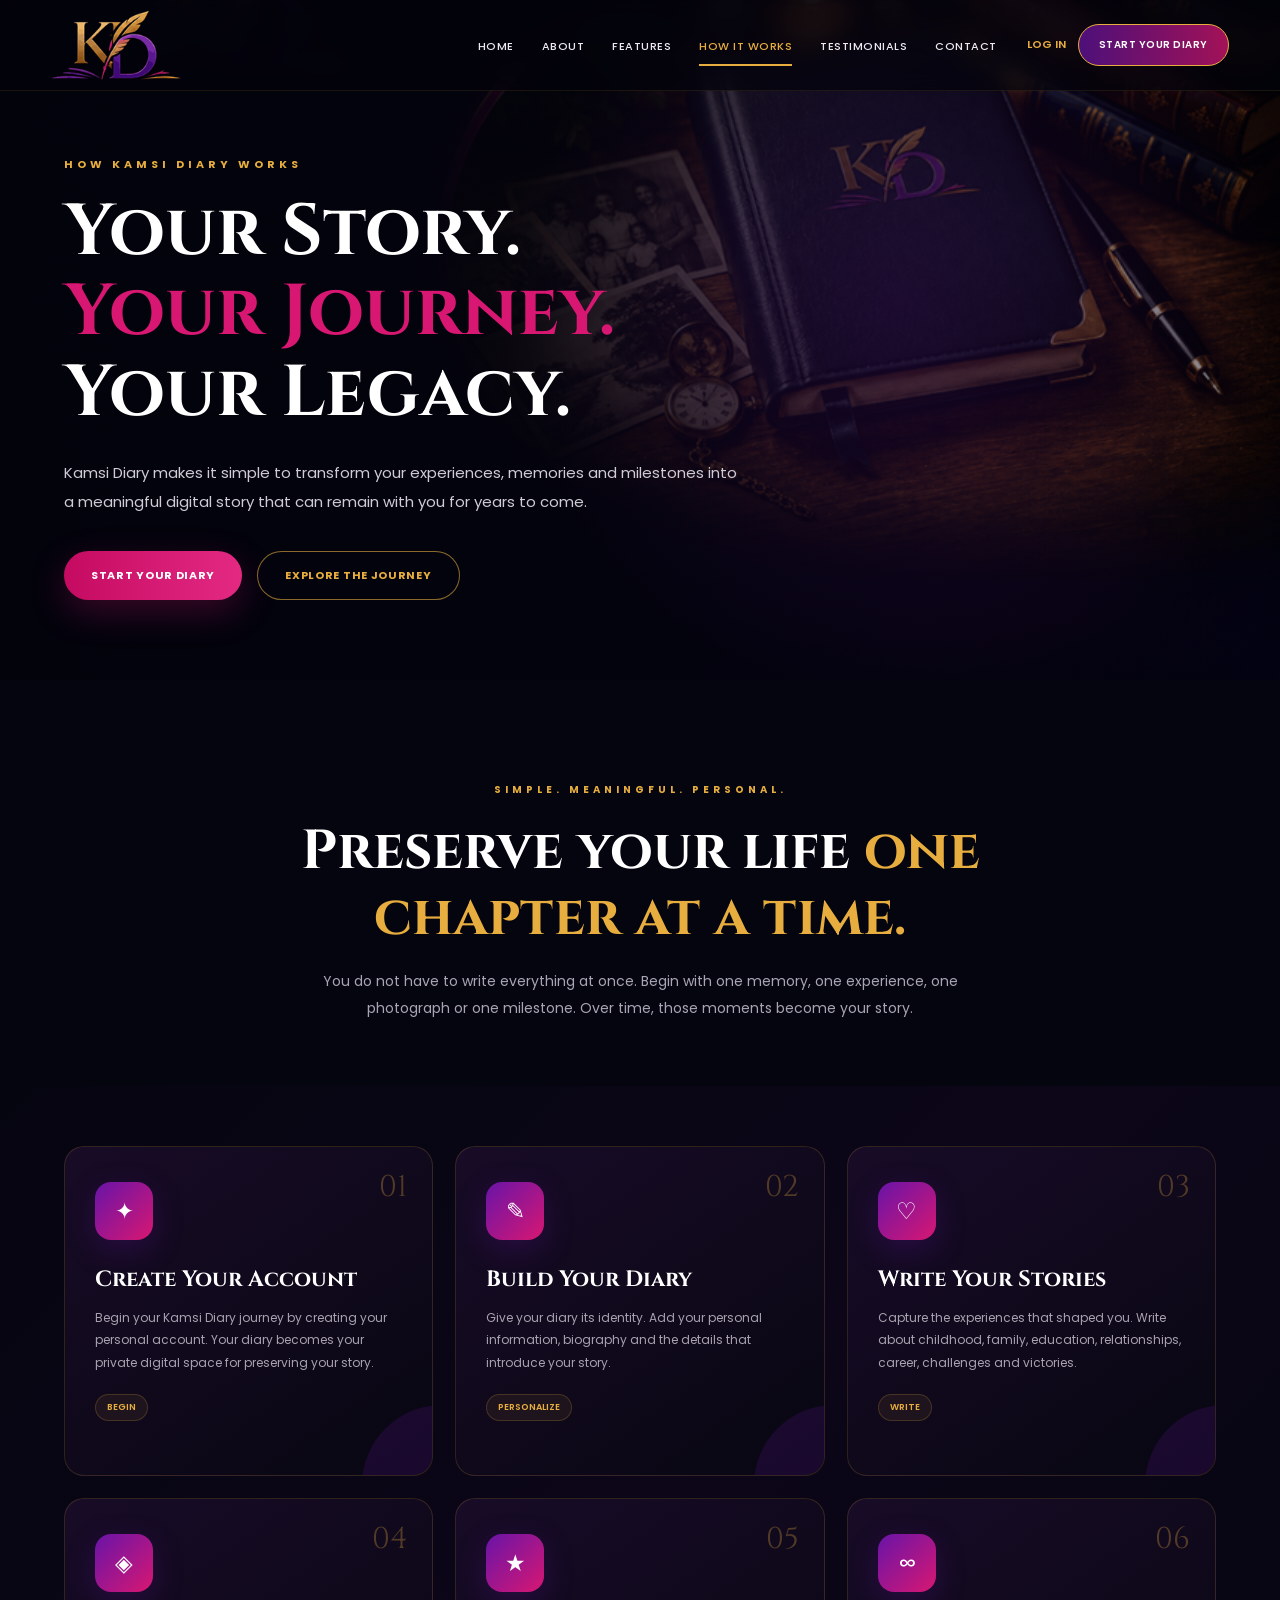
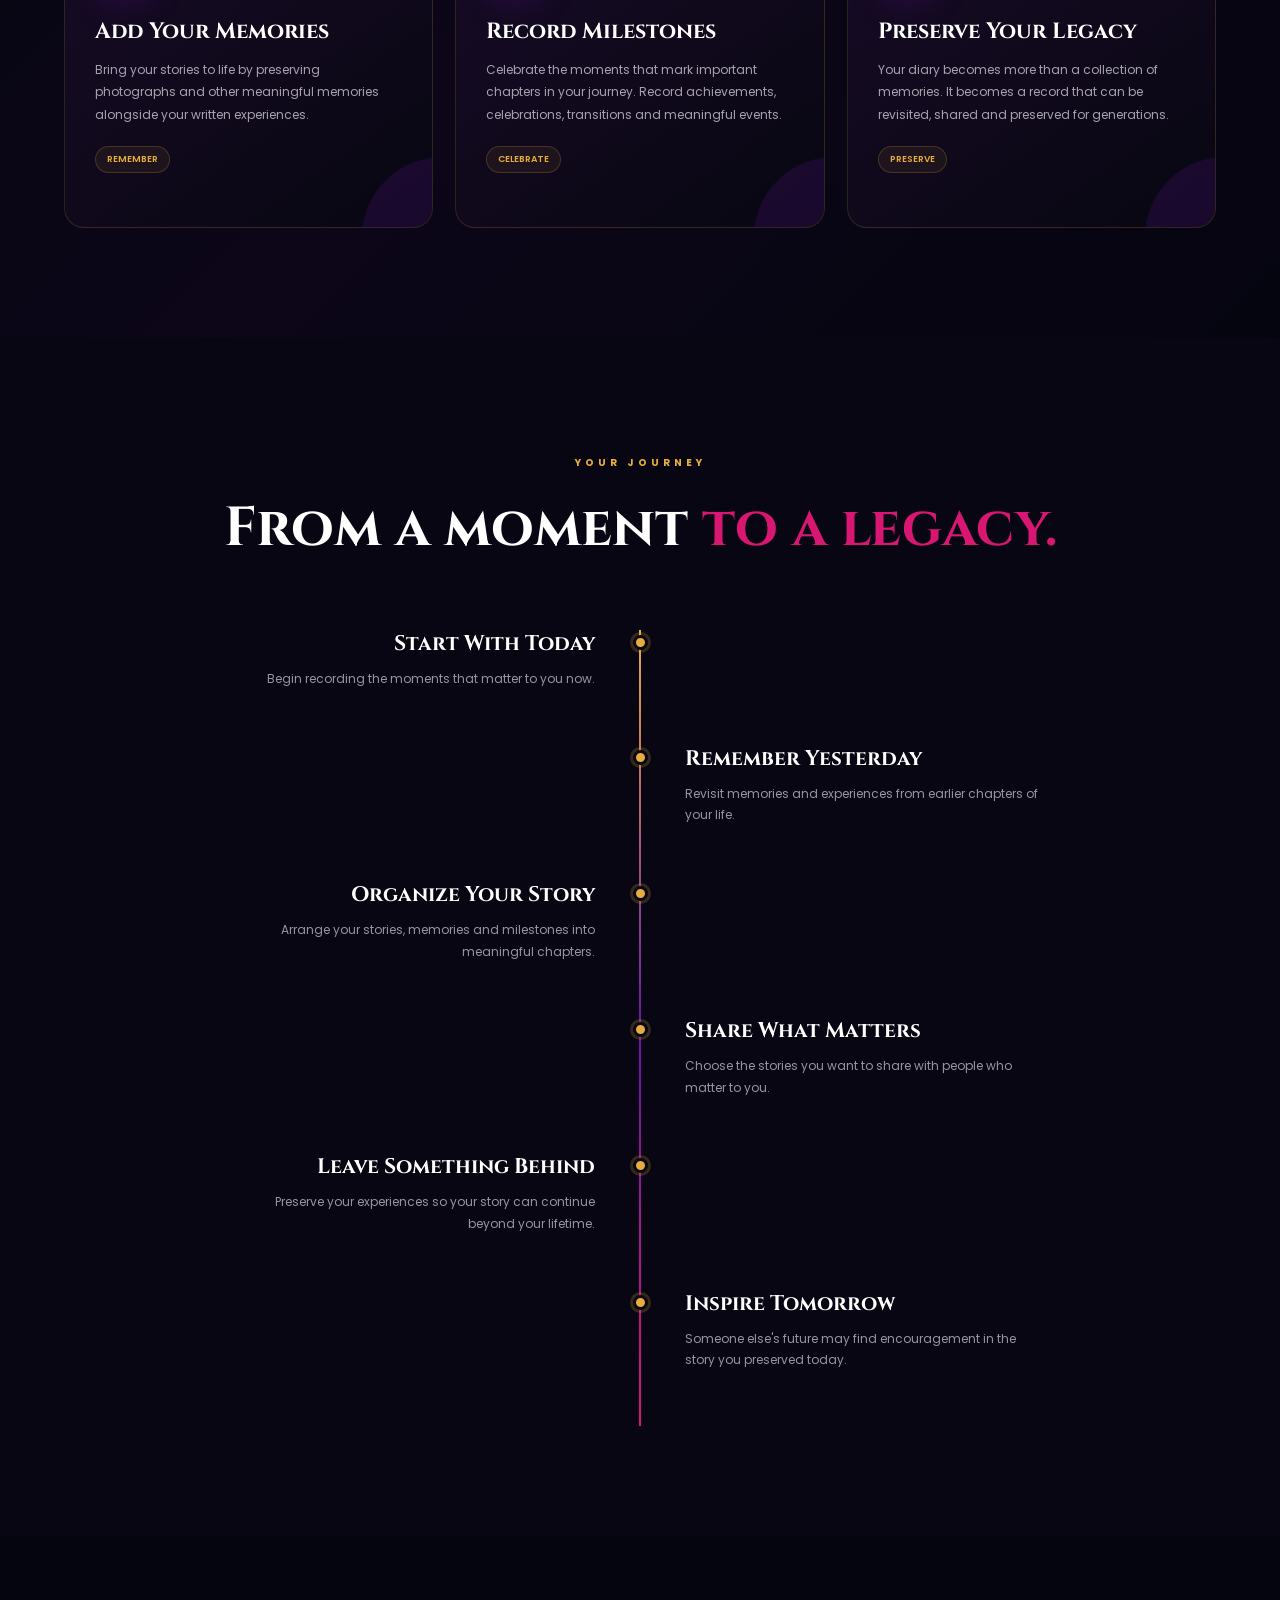
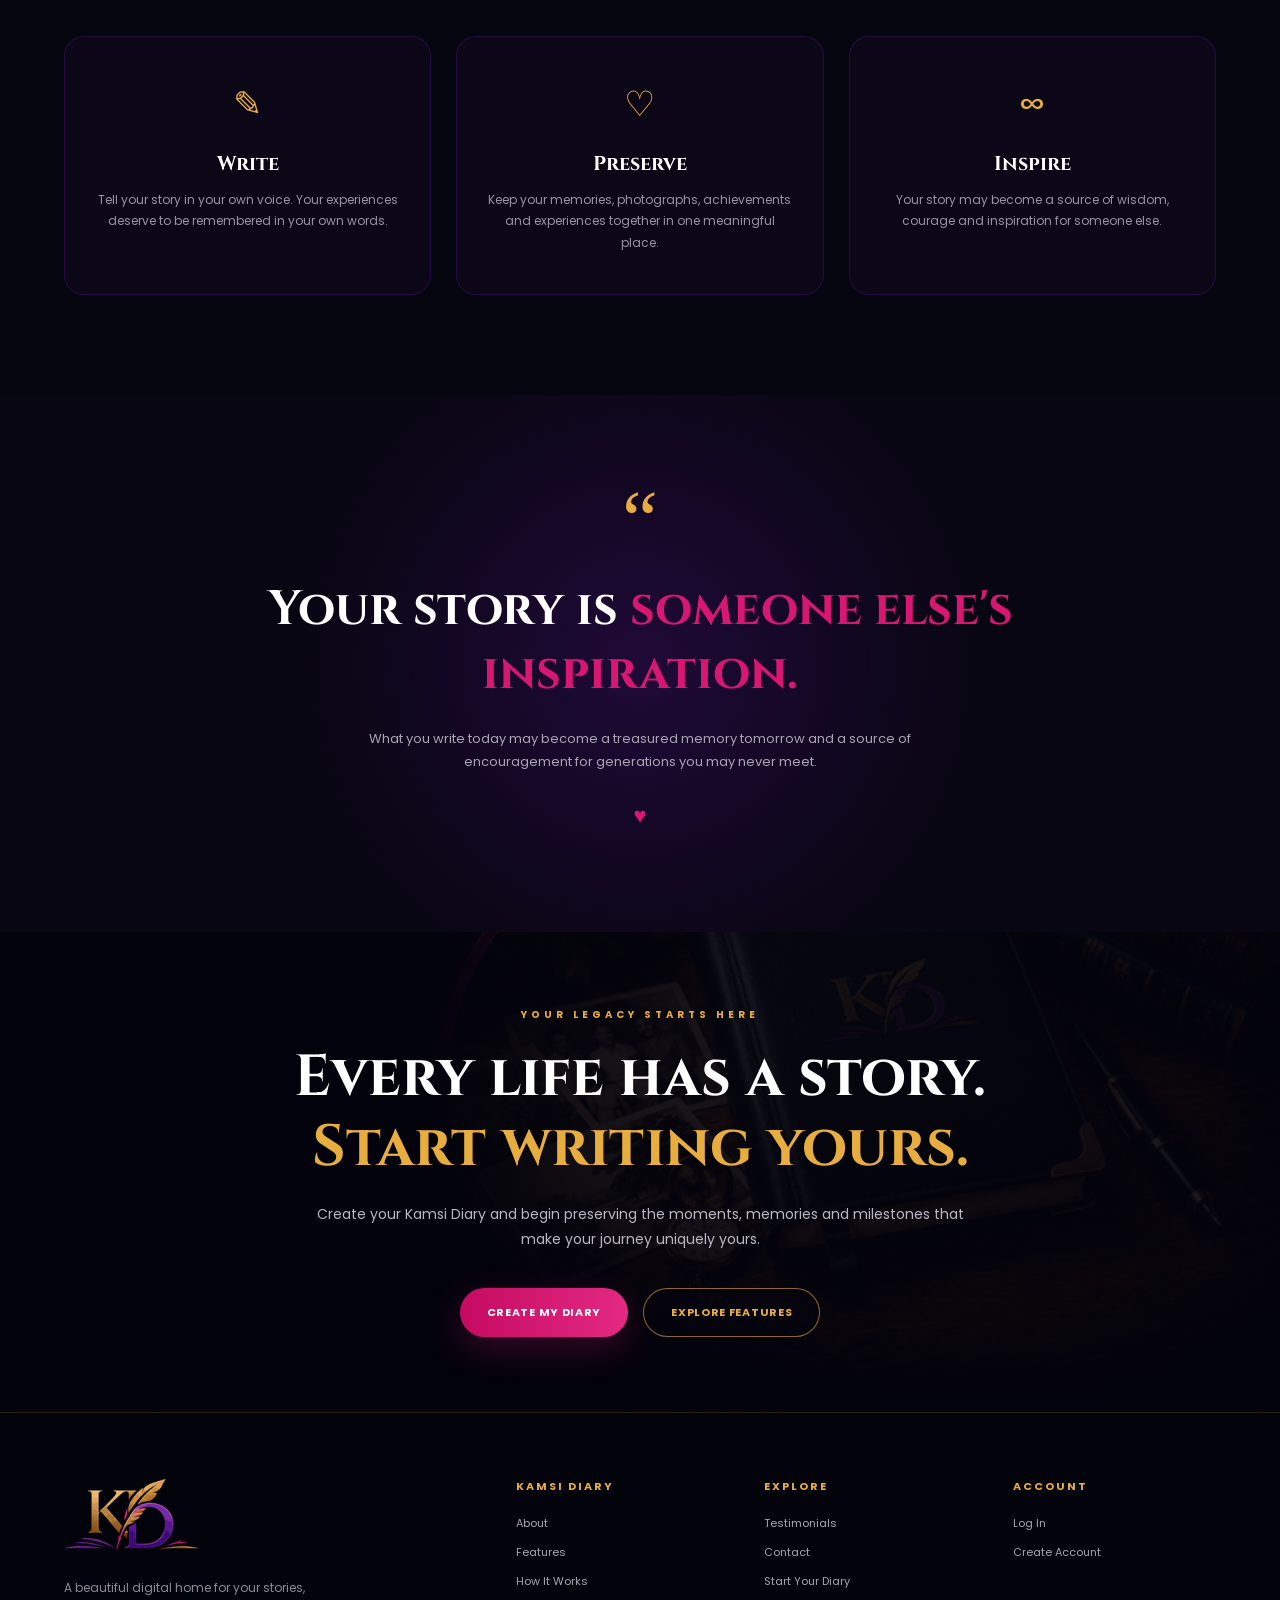
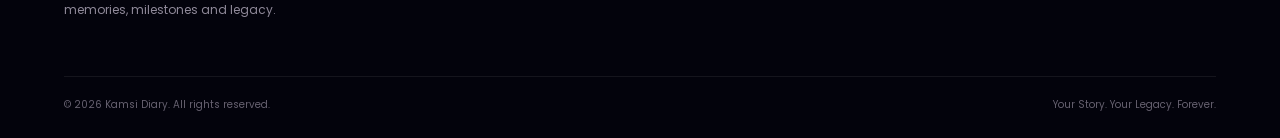
<file: how-it-works.html>
<!DOCTYPE html>
<html lang="en">

<head>
    <meta charset="UTF-8">
    <meta http-equiv="X-UA-Compatible" content="IE=edge">
    <meta name="viewport" content="width=device-width, initial-scale=1.0">

    <title>Kamsi Diary | How It Works</title>

    <link rel="preconnect" href="https://fonts.googleapis.com">
    <link
        href="https://fonts.googleapis.com/css2?family=Cinzel:wght@500;600;700&family=Poppins:wght@300;400;500;600;700&display=swap"
        rel="stylesheet"
    >

    <style>

        /* =========================================================
           KAMSI DIARY — HOW IT WORKS
           INTERNAL CSS
        ========================================================= */

        * {
            margin: 0;
            padding: 0;
            box-sizing: border-box;
        }

        html {
            scroll-behavior: smooth;
        }

        body {
            background: #050510;
            color: #ffffff;
            font-family: "Poppins", sans-serif;
            overflow-x: hidden;
        }

        a {
            text-decoration: none;
        }

        /* =========================================================
           NAVIGATION
        ========================================================= */

        .main-nav {
            width: 100%;
            min-height: 82px;
            padding: 10px 4%;
            position: absolute;
            top: 0;
            left: 0;
            z-index: 1000;

            display: flex;
            align-items: center;
            justify-content: space-between;

            background: rgba(3, 3, 12, 0.72);
            border-bottom: 1px solid rgba(231, 173, 62, 0.10);
            backdrop-filter: blur(12px);
        }

        .logo {
            width: 130px;
            flex-shrink: 0;
        }

        .logo img {
            width: 100%;
            height: auto;
            display: block;
        }

        .nav-links {
            list-style: none;

            display: flex;
            align-items: center;
            justify-content: center;
            gap: 28px;

            margin-left: auto;
            margin-right: 30px;
        }

        .nav-links a {
            position: relative;

            color: #eeeaf1;
            font-size: 11px;
            font-weight: 500;
            letter-spacing: 0.5px;

            transition: color 0.3s ease;
        }

        .nav-links a:hover,
        .nav-links a.active {
            color: #e7ad3e;
        }

        .nav-links a.active::after {
            content: "";

            position: absolute;
            left: 0;
            right: 0;
            bottom: -12px;

            width: 100%;
            height: 2px;

            background: #e7ad3e;
        }

        .nav-actions {
            display: flex;
            align-items: center;
            gap: 12px;
        }

        .nav-login {
            color: #e7ad3e;
            font-size: 11px;
            font-weight: 600;
        }

        .nav-signup {
            padding: 12px 20px;

            border: 1px solid #e7ad3e;
            border-radius: 25px;

            color: #ffffff;
            background: linear-gradient(
                90deg,
                rgba(104, 20, 168, 0.7),
                rgba(216, 23, 114, 0.75)
            );

            font-size: 10px;
            font-weight: 600;
            letter-spacing: 0.5px;

            transition: transform 0.3s ease;
        }

        .nav-signup:hover {
            transform: translateY(-2px);
        }

        /* =========================================================
           HERO
        ========================================================= */

        .works-hero {
            min-height: 680px;
            position: relative;

            display: flex;
            align-items: center;

            background:
                linear-gradient(
                    90deg,
                    rgba(3, 3, 12, 0.98) 0%,
                    rgba(3, 3, 12, 0.88) 42%,
                    rgba(3, 3, 12, 0.40) 100%
                ),
                url("../image/main_image.png");

            background-size: cover;
            background-position: center;
        }

        .works-hero::after {
            content: "";

            position: absolute;
            inset: 0;

            background:
                radial-gradient(
                    circle at 70% 45%,
                    rgba(104, 20, 168, 0.20),
                    transparent 40%
                );

            pointer-events: none;
        }

        .hero-content {
            width: min(1180px, 90%);
            margin: 0 auto;
            padding-top: 70px;

            position: relative;
            z-index: 2;
        }

        .eyebrow {
            color: #e7ad3e;

            font-size: 11px;
            font-weight: 700;
            letter-spacing: 4px;
        }

        .hero-content h1 {
            max-width: 820px;

            margin-top: 18px;
            margin-bottom: 25px;

            font-family: "Cinzel", Georgia, serif;

            font-size: clamp(42px, 6vw, 72px);
            line-height: 1.12;
        }

        .hero-content h1 span {
            display: block;
            color: #d81772;
        }

        .hero-content p {
            max-width: 680px;

            color: #d0cbd5;

            font-size: 15px;
            line-height: 1.9;
        }

        .hero-buttons {
            display: flex;
            flex-wrap: wrap;
            gap: 15px;

            margin-top: 35px;
        }

        .primary-btn,
        .secondary-btn {
            display: inline-flex;
            align-items: center;
            justify-content: center;

            padding: 15px 27px;

            border-radius: 28px;

            font-size: 11px;
            font-weight: 700;
            letter-spacing: 0.7px;

            transition: all 0.3s ease;
        }

        .primary-btn {
            color: #ffffff;

            background:
                linear-gradient(
                    90deg,
                    #c50b61,
                    #e32982
                );

            box-shadow:
                0 12px 35px rgba(216, 23, 114, 0.25);
        }

        .secondary-btn {
            color: #e7ad3e;

            border: 1px solid rgba(231, 173, 62, 0.6);

            background: rgba(5, 5, 16, 0.45);
        }

        .primary-btn:hover,
        .secondary-btn:hover {
            transform: translateY(-3px);
        }

        /* =========================================================
           INTRO
        ========================================================= */

        .intro {
            padding: 95px 0 65px;
            text-align: center;

            background: #050510;
        }

        .container {
            width: min(1180px, 90%);
            margin: auto;
        }

        .section-label {
            color: #e7ad3e;

            font-size: 10px;
            font-weight: 700;
            letter-spacing: 4px;
        }

        .intro h2 {
            max-width: 800px;

            margin: 18px auto;

            font-family: "Cinzel", Georgia, serif;

            font-size: clamp(35px, 5vw, 55px);
            line-height: 1.2;
        }

        .intro h2 span {
            color: #e7ad3e;
        }

        .intro p {
            max-width: 690px;

            margin: auto;

            color: #aaa5b2;

            font-size: 14px;
            line-height: 1.9;
        }

        /* =========================================================
           PROCESS
        ========================================================= */

        .process {
            padding: 60px 0 110px;

            background:
                linear-gradient(
                    135deg,
                    #050510,
                    #0c0618,
                    #050510
                );
        }

        .process-grid {
            display: grid;

            grid-template-columns: repeat(3, 1fr);

            gap: 22px;

            position: relative;
        }

        .process-card {
            min-height: 330px;

            padding: 35px 30px;

            position: relative;

            border-radius: 20px;

            background:
                linear-gradient(
                    145deg,
                    rgba(25, 12, 40, 0.95),
                    rgba(8, 7, 18, 0.98)
                );

            border:
                1px solid rgba(231, 173, 62, 0.16);

            overflow: hidden;

            transition:
                transform 0.3s ease,
                border-color 0.3s ease,
                box-shadow 0.3s ease;
        }

        .process-card:hover {
            transform: translateY(-8px);

            border-color:
                rgba(231, 173, 62, 0.55);

            box-shadow:
                0 25px 60px rgba(0, 0, 0, 0.35);
        }

        .process-card::after {
            content: "";

            position: absolute;

            width: 160px;
            height: 160px;

            right: -90px;
            bottom: -90px;

            border-radius: 50%;

            background: rgba(104, 20, 168, 0.18);
        }

        .step-number {
            position: absolute;

            top: 20px;
            right: 25px;

            color: rgba(231, 173, 62, 0.30);

            font-family: "Cinzel", Georgia, serif;

            font-size: 30px;
        }

        .step-icon {
            width: 58px;
            height: 58px;

            display: flex;
            align-items: center;
            justify-content: center;

            border-radius: 16px;

            color: #ffffff;

            background:
                linear-gradient(
                    135deg,
                    #6814a8,
                    #d81772
                );

            font-size: 23px;

            box-shadow:
                0 10px 30px rgba(104, 20, 168, 0.25);
        }

        .process-card h3 {
            margin-top: 25px;

            color: #ffffff;

            font-family: "Cinzel", Georgia, serif;

            font-size: 22px;
        }

        .process-card p {
            margin-top: 13px;

            color: #a8a2b0;

            font-size: 12px;
            line-height: 1.85;
        }

        .step-tag {
            display: inline-block;

            margin-top: 20px;
            padding: 6px 11px;

            border-radius: 20px;

            color: #e7ad3e;

            background: rgba(231, 173, 62, 0.07);

            border:
                1px solid rgba(231, 173, 62, 0.20);

            font-size: 9px;
            font-weight: 600;
        }

        /* =========================================================
           JOURNEY
        ========================================================= */

        .journey {
            padding: 110px 0;

            background: #080612;
        }

        .journey-heading {
            text-align: center;
            margin-bottom: 65px;
        }

        .journey-heading h2 {
            margin-top: 18px;

            font-family: "Cinzel", Georgia, serif;

            font-size: clamp(35px, 5vw, 55px);
        }

        .journey-heading h2 span {
            color: #d81772;
        }

        .timeline {
            max-width: 900px;
            margin: auto;

            position: relative;
        }

        .timeline::before {
            content: "";

            position: absolute;

            top: 0;
            bottom: 0;
            left: 50%;

            width: 2px;

            transform: translateX(-50%);

            background:
                linear-gradient(
                    #e7ad3e,
                    #6814a8,
                    #d81772
                );
        }

        .timeline-item {
            width: 50%;

            padding: 0 45px 55px;

            position: relative;
        }

        .timeline-item:nth-child(odd) {
            text-align: right;
        }

        .timeline-item:nth-child(even) {
            margin-left: 50%;
        }

        .timeline-dot {
            position: absolute;

            top: 5px;

            width: 15px;
            height: 15px;

            border-radius: 50%;

            background: #e7ad3e;

            border: 3px solid #090612;

            box-shadow:
                0 0 0 3px rgba(231, 173, 62, 0.20);
        }

        .timeline-item:nth-child(odd) .timeline-dot {
            right: -8px;
        }

        .timeline-item:nth-child(even) .timeline-dot {
            left: -7px;
        }

        .timeline-item h3 {
            color: #ffffff;

            font-family: "Cinzel", Georgia, serif;

            font-size: 21px;
        }

        .timeline-item p {
            margin-top: 10px;

            color: #9994a3;

            font-size: 12px;
            line-height: 1.8;
        }

        /* =========================================================
           THREE PILLARS
        ========================================================= */

        .pillars {
            padding: 100px 0;

            background: #050510;
        }

        .pillar-grid {
            display: grid;

            grid-template-columns: repeat(3, 1fr);

            gap: 25px;
        }

        .pillar {
            padding: 40px 30px;

            text-align: center;

            border-radius: 20px;

            background:
                rgba(14, 9, 25, 0.85);

            border:
                1px solid rgba(104, 20, 168, 0.30);
        }

        .pillar-icon {
            font-size: 35px;

            color: #e7ad3e;
        }

        .pillar h3 {
            margin: 20px 0 12px;

            font-family: "Cinzel", Georgia, serif;

            font-size: 20px;
        }

        .pillar p {
            color: #9994a3;

            font-size: 12px;
            line-height: 1.8;
        }

        /* =========================================================
           INSPIRATION QUOTE
        ========================================================= */

        .quote-section {
            padding: 100px 0;

            text-align: center;

            background:
                radial-gradient(
                    circle at center,
                    rgba(104, 20, 168, 0.25),
                    transparent 50%
                ),
                #080612;
        }

        .quote-mark {
            color: #e7ad3e;

            font-family: Georgia, serif;

            font-size: 80px;

            line-height: 0.6;
        }

        .quote-section h2 {
            max-width: 850px;

            margin: 35px auto 20px;

            color: #ffffff;

            font-family: "Cinzel", Georgia, serif;

            font-size: clamp(30px, 4vw, 48px);

            line-height: 1.35;
        }

        .quote-section h2 span {
            color: #d81772;
        }

        .quote-section p {
            max-width: 650px;

            margin: auto;

            color: #aaa5b2;

            font-size: 13px;
            line-height: 1.8;
        }

        .quote-heart {
            margin-top: 25px;

            color: #d81772;

            font-size: 22px;
        }

        /* =========================================================
           CTA
        ========================================================= */

        .cta {
            min-height: 480px;

            position: relative;

            display: flex;
            align-items: center;
            justify-content: center;

            text-align: center;

            background:
                linear-gradient(
                    rgba(3, 3, 12, 0.90),
                    rgba(3, 3, 12, 0.92)
                ),
                url("../image/main_image.png");

            background-size: cover;
            background-position: center;
        }

        .cta-content {
            width: min(800px, 90%);

            position: relative;
            z-index: 2;
        }

        .cta-content .section-label {
            display: block;
        }

        .cta h2 {
            margin: 20px 0;

            font-family: "Cinzel", Georgia, serif;

            font-size: clamp(36px, 5vw, 58px);

            line-height: 1.2;
        }

        .cta h2 span {
            color: #e7ad3e;
        }

        .cta p {
            max-width: 650px;

            margin: auto;

            color: #bcb7c4;

            font-size: 14px;
            line-height: 1.8;
        }

        /* =========================================================
           FOOTER
        ========================================================= */

        .footer {
            padding: 65px 0 25px;

            background: #03030c;

            border-top:
                1px solid rgba(231, 173, 62, 0.15);
        }

        .footer-grid {
            display: grid;

            grid-template-columns: 2fr 1fr 1fr 1fr;

            gap: 45px;
        }

        .footer-brand img {
            width: 135px;
        }

        .footer-brand p {
            max-width: 300px;

            margin-top: 20px;

            color: #8f8999;

            font-size: 12px;
            line-height: 1.8;
        }

        .footer-column h3 {
            margin-bottom: 20px;

            color: #e7ad3e;

            font-size: 11px;

            letter-spacing: 2px;
        }

        .footer-column a {
            display: block;

            margin-bottom: 12px;

            color: #aaa5b2;

            font-size: 11px;

            transition: color 0.3s ease;
        }

        .footer-column a:hover {
            color: #e7ad3e;
        }

        .footer-bottom {
            margin-top: 55px;
            padding-top: 20px;

            display: flex;
            justify-content: space-between;

            border-top:
                1px solid rgba(255, 255, 255, 0.07);

            color: #666170;

            font-size: 10px;
        }

        /* =========================================================
           RESPONSIVE
        ========================================================= */

        @media (max-width: 1050px) {

            .nav-links {
                gap: 16px;
                margin-right: 15px;
            }

            .nav-actions {
                display: none;
            }

            .process-grid {
                grid-template-columns: repeat(2, 1fr);
            }

            .pillar-grid {
                grid-template-columns: 1fr;
            }

            .footer-grid {
                grid-template-columns: 2fr 1fr 1fr;
            }
        }

        @media (max-width: 750px) {

            .main-nav {
                min-height: 70px;
            }

            .logo {
                width: 105px;
            }

            .nav-links {
                display: none;
            }

            .works-hero {
                min-height: 600px;
                background-position: 63% center;
            }

            .hero-content {
                padding-top: 60px;
            }

            .process-grid {
                grid-template-columns: 1fr;
            }

            .process-card {
                min-height: auto;
            }

            .timeline::before {
                left: 10px;
            }

            .timeline-item,
            .timeline-item:nth-child(even) {
                width: 100%;

                margin-left: 0;

                padding-left: 40px;
                padding-right: 10px;

                text-align: left;
            }

            .timeline-item:nth-child(odd) .timeline-dot,
            .timeline-item:nth-child(even) .timeline-dot {
                left: 3px;
                right: auto;
            }

            .footer-grid {
                grid-template-columns: 1fr 1fr;
            }

            .footer-bottom {
                flex-direction: column;
                gap: 10px;
            }
        }

        @media (max-width: 480px) {

            .hero-content h1 {
                font-size: 40px;
            }

            .hero-buttons {
                flex-direction: column;
            }

            .primary-btn,
            .secondary-btn {
                width: 100%;
            }

            .footer-grid {
                grid-template-columns: 1fr;
            }

        }

    </style>

</head>


<body>


<!-- =========================================================
     NAVIGATION
========================================================= -->

<nav class="main-nav">

    <div class="logo">

        <a href="index.html">

            <img
                src="image/kamsi-diary-logo-transparent.png"
                alt="Kamsi Diary"
            >

        </a>

    </div>


    <ul class="nav-links">

        <li>
            <a href="index.html">
                HOME
            </a>
        </li>

        <li>
            <a href="about.html">
                ABOUT
            </a>
        </li>

        <li>
            <a href="features.html">
                FEATURES
            </a>
        </li>

        <li>
            <a
                href="how-it-works.html"
                class="active"
            >
                HOW IT WORKS
            </a>
        </li>

        <li>
            <a href="testimonials.html">
                TESTIMONIALS
            </a>
        </li>

        <li>
            <a href="contact.html">
                CONTACT
            </a>
        </li>

    </ul>


    <div class="nav-actions">

        <a
            href="signin.html"
            class="nav-login"
        >
            LOG IN
        </a>

        <a
            href="signup.html"
            class="nav-signup"
        >
            START YOUR DIARY
        </a>

    </div>

</nav>



<!-- =========================================================
     HERO
========================================================= -->

<section class="works-hero">

    <div class="hero-content">

        <span class="eyebrow">
            HOW KAMSI DIARY WORKS
        </span>

        <h1>

            Your Story.
            <span>Your Journey.</span>
            Your Legacy.

        </h1>

        <p>

            Kamsi Diary makes it simple to transform
            your experiences, memories and milestones
            into a meaningful digital story that can
            remain with you for years to come.

        </p>


        <div class="hero-buttons">

            <a
                href="signup.html"
                class="primary-btn"
            >
                START YOUR DIARY
            </a>

            <a
                href="#journey"
                class="secondary-btn"
            >
                EXPLORE THE JOURNEY
            </a>

        </div>

    </div>

</section>



<!-- =========================================================
     INTRO
========================================================= -->

<section class="intro">

    <div class="container">

        <span class="section-label">
            SIMPLE. MEANINGFUL. PERSONAL.
        </span>

        <h2>

            Preserve your life
            <span>one chapter at a time.</span>

        </h2>

        <p>

            You do not have to write everything at once.
            Begin with one memory, one experience,
            one photograph or one milestone.

            Over time, those moments become your story.

        </p>

    </div>

</section>



<!-- =========================================================
     SIX STEPS
========================================================= -->

<section class="process">

    <div class="container">

        <div class="process-grid">


            <!-- STEP 01 -->

            <article class="process-card">

                <div class="step-number">
                    01
                </div>

                <div class="step-icon">
                    ✦
                </div>

                <h3>
                    Create Your Account
                </h3>

                <p>

                    Begin your Kamsi Diary journey by
                    creating your personal account.

                    Your diary becomes your private
                    digital space for preserving your story.

                </p>

                <span class="step-tag">
                    BEGIN
                </span>

            </article>



            <!-- STEP 02 -->

            <article class="process-card">

                <div class="step-number">
                    02
                </div>

                <div class="step-icon">
                    ✎
                </div>

                <h3>
                    Build Your Diary
                </h3>

                <p>

                    Give your diary its identity.

                    Add your personal information,
                    biography and the details that
                    introduce your story.

                </p>

                <span class="step-tag">
                    PERSONALIZE
                </span>

            </article>



            <!-- STEP 03 -->

            <article class="process-card">

                <div class="step-number">
                    03
                </div>

                <div class="step-icon">
                    ♡
                </div>

                <h3>
                    Write Your Stories
                </h3>

                <p>

                    Capture the experiences that shaped
                    you.

                    Write about childhood, family,
                    education, relationships, career,
                    challenges and victories.

                </p>

                <span class="step-tag">
                    WRITE
                </span>

            </article>



            <!-- STEP 04 -->

            <article class="process-card">

                <div class="step-number">
                    04
                </div>

                <div class="step-icon">
                    ◈
                </div>

                <h3>
                    Add Your Memories
                </h3>

                <p>

                    Bring your stories to life by
                    preserving photographs and other
                    meaningful memories alongside
                    your written experiences.

                </p>

                <span class="step-tag">
                    REMEMBER
                </span>

            </article>



            <!-- STEP 05 -->

            <article class="process-card">

                <div class="step-number">
                    05
                </div>

                <div class="step-icon">
                    ★
                </div>

                <h3>
                    Record Milestones
                </h3>

                <p>

                    Celebrate the moments that mark
                    important chapters in your journey.

                    Record achievements, celebrations,
                    transitions and meaningful events.

                </p>

                <span class="step-tag">
                    CELEBRATE
                </span>

            </article>



            <!-- STEP 06 -->

            <article class="process-card">

                <div class="step-number">
                    06
                </div>

                <div class="step-icon">
                    ∞
                </div>

                <h3>
                    Preserve Your Legacy
                </h3>

                <p>

                    Your diary becomes more than a
                    collection of memories.

                    It becomes a record that can be
                    revisited, shared and preserved
                    for generations.

                </p>

                <span class="step-tag">
                    PRESERVE
                </span>

            </article>


        </div>

    </div>

</section>



<!-- =========================================================
     JOURNEY TIMELINE
========================================================= -->

<section
    class="journey"
    id="journey"
>

    <div class="container">

        <div class="journey-heading">

            <span class="section-label">
                YOUR JOURNEY
            </span>

            <h2>

                From a moment
                <span>to a legacy.</span>

            </h2>

        </div>


        <div class="timeline">


            <div class="timeline-item">

                <div class="timeline-dot"></div>

                <h3>
                    Start With Today
                </h3>

                <p>

                    Begin recording the moments that
                    matter to you now.

                </p>

            </div>


            <div class="timeline-item">

                <div class="timeline-dot"></div>

                <h3>
                    Remember Yesterday
                </h3>

                <p>

                    Revisit memories and experiences
                    from earlier chapters of your life.

                </p>

            </div>


            <div class="timeline-item">

                <div class="timeline-dot"></div>

                <h3>
                    Organize Your Story
                </h3>

                <p>

                    Arrange your stories, memories and
                    milestones into meaningful chapters.

                </p>

            </div>


            <div class="timeline-item">

                <div class="timeline-dot"></div>

                <h3>
                    Share What Matters
                </h3>

                <p>

                    Choose the stories you want to share
                    with people who matter to you.

                </p>

            </div>


            <div class="timeline-item">

                <div class="timeline-dot"></div>

                <h3>
                    Leave Something Behind
                </h3>

                <p>

                    Preserve your experiences so your
                    story can continue beyond your lifetime.

                </p>

            </div>


            <div class="timeline-item">

                <div class="timeline-dot"></div>

                <h3>
                    Inspire Tomorrow
                </h3>

                <p>

                    Someone else's future may find
                    encouragement in the story you
                    preserved today.

                </p>

            </div>


        </div>

    </div>

</section>



<!-- =========================================================
     THREE PILLARS
========================================================= -->

<section class="pillars">

    <div class="container">

        <div class="pillar-grid">


            <div class="pillar">

                <div class="pillar-icon">
                    ✎
                </div>

                <h3>
                    Write
                </h3>

                <p>

                    Tell your story in your own voice.
                    Your experiences deserve to be
                    remembered in your own words.

                </p>

            </div>


            <div class="pillar">

                <div class="pillar-icon">
                    ♡
                </div>

                <h3>
                    Preserve
                </h3>

                <p>

                    Keep your memories, photographs,
                    achievements and experiences
                    together in one meaningful place.

                </p>

            </div>


            <div class="pillar">

                <div class="pillar-icon">
                    ∞
                </div>

                <h3>
                    Inspire
                </h3>

                <p>

                    Your story may become a source of
                    wisdom, courage and inspiration
                    for someone else.

                </p>

            </div>


        </div>

    </div>

</section>



<!-- =========================================================
     QUOTE
========================================================= -->

<section class="quote-section">

    <div class="container">

        <div class="quote-mark">
            “
        </div>

        <h2>

            Your story is
            <span>someone else's inspiration.</span>

        </h2>

        <p>

            What you write today may become a treasured
            memory tomorrow and a source of encouragement
            for generations you may never meet.

        </p>

        <div class="quote-heart">
            ♥
        </div>

    </div>

</section>



<!-- =========================================================
     CTA
========================================================= -->

<section class="cta">

    <div class="cta-content">

        <span class="section-label">
            YOUR LEGACY STARTS HERE
        </span>

        <h2>

            Every life has a story.
            <span>Start writing yours.</span>

        </h2>

        <p>

            Create your Kamsi Diary and begin preserving
            the moments, memories and milestones that
            make your journey uniquely yours.

        </p>

        <div class="hero-buttons"
             style="justify-content:center;">

            <a
                href="signup.html"
                class="primary-btn"
            >
                CREATE MY DIARY
            </a>

            <a
                href="features.html"
                class="secondary-btn"
            >
                EXPLORE FEATURES
            </a>

        </div>

    </div>

</section>



<!-- =========================================================
     FOOTER
========================================================= -->

<footer class="footer">

    <div class="container">

        <div class="footer-grid">


            <div class="footer-brand">

                <a href="index.html">

                    <img
                        src="image/kamsi-diary-logo-transparent.png"
                        alt="Kamsi Diary"
                    >

                </a>

                <p>

                    A beautiful digital home for your
                    stories, memories, milestones and
                    legacy.

                </p>

            </div>


            <div class="footer-column">

                <h3>
                    KAMSI DIARY
                </h3>

                <a href="about.html">
                    About
                </a>

                <a href="features.html">
                    Features
                </a>

                <a href="how-it-works.html">
                    How It Works
                </a>

            </div>


            <div class="footer-column">

                <h3>
                    EXPLORE
                </h3>

                <a href="testimonials.html">
                    Testimonials
                </a>

                <a href="contact.html">
                    Contact
                </a>

                <a href="signup.html">
                    Start Your Diary
                </a>

            </div>


            <div class="footer-column">

                <h3>
                    ACCOUNT
                </h3>

                <a href="signin.html">
                    Log In
                </a>

                <a href="signup.html">
                    Create Account
                </a>

            </div>


        </div>


        <div class="footer-bottom">

            <p>
                © 2026 Kamsi Diary. All rights reserved.
            </p>

            <p>
                Your Story. Your Legacy. Forever.
            </p>

        </div>

    </div>

</footer>


<script>
const menuToggle=document.getElementById("menuToggle");
const navLinks=document.getElementById("navLinks");
if(menuToggle){
  menuToggle.addEventListener("click",()=>{
    navLinks.classList.toggle("show");
    menuToggle.textContent=navLinks.classList.contains("show")?"×":"☰";
  });
}
</script>

</body>
</html>
</file>
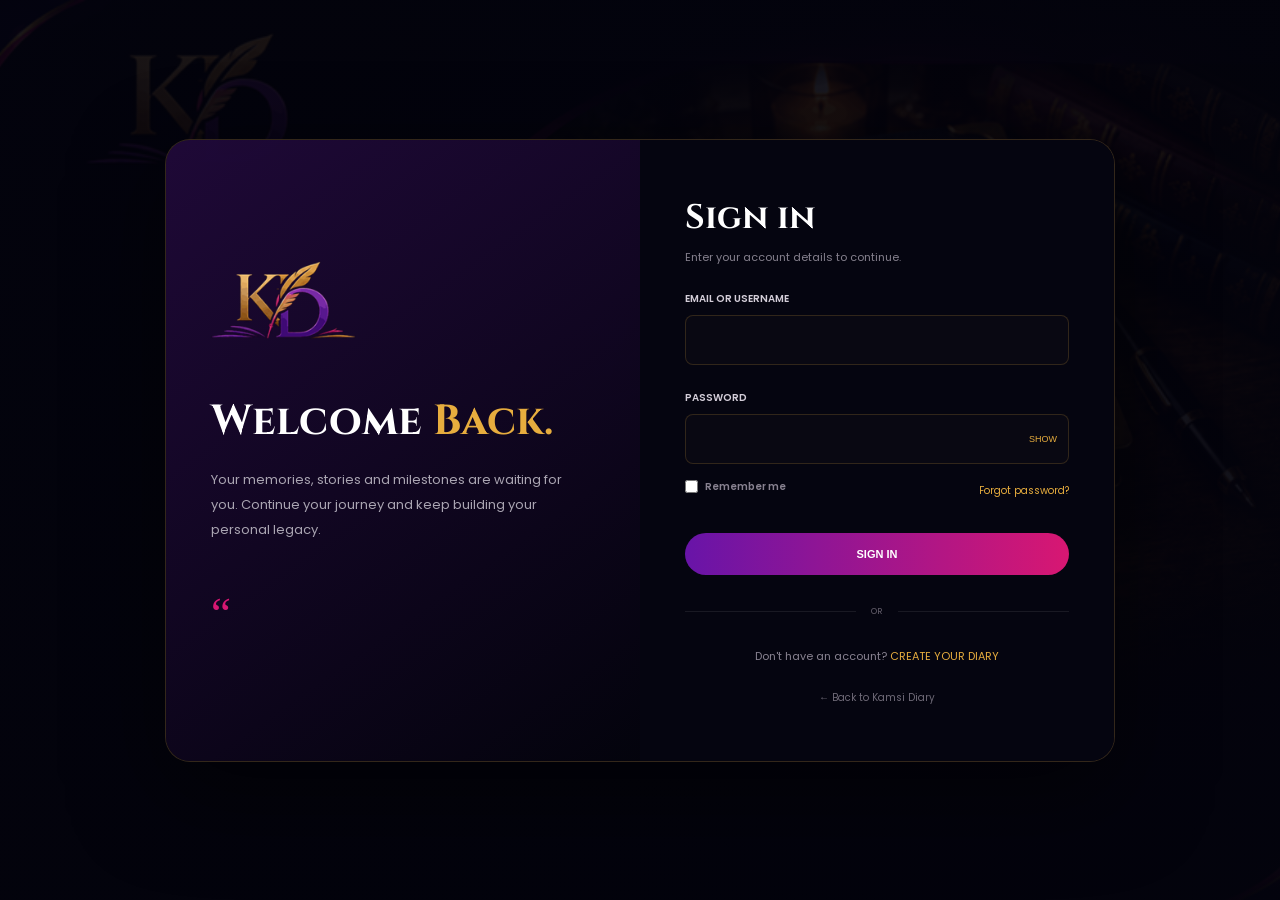
<file: signin.html>
<!DOCTYPE html>
<html lang="en">
<head>

<meta charset="UTF-8">
<meta name="viewport" content="width=device-width, initial-scale=1.0">

<title>Kamsi Diary | Sign In</title>

<link rel="preconnect" href="https://fonts.googleapis.com">
<link href="https://fonts.googleapis.com/css2?family=Cinzel:wght@500;600;700&family=Poppins:wght@300;400;500;600;700&display=swap" rel="stylesheet">

<style>

* {
    margin: 0;
    padding: 0;
    box-sizing: border-box;
}

body {
    min-height: 100vh;

    display: flex;
    align-items: center;
    justify-content: center;

    padding: 30px 20px;

    font-family: Poppins, sans-serif;

    color: #fff;

    background:
        linear-gradient(
            rgba(3,3,12,.90),
            rgba(3,3,12,.97)
        ),
        url("image/main_image.png");

    background-size: cover;
    background-position: center;
}

a {
    text-decoration: none;
}

.login-card {
    width: min(950px, 100%);

    display: grid;
    grid-template-columns: 1fr 1fr;

    overflow: hidden;

    border-radius: 25px;

    background: rgba(7,6,18,.95);

    border: 1px solid rgba(231,173,62,.20);

    box-shadow:
        0 30px 90px rgba(0,0,0,.55);
}

.brand {
    min-height: 620px;

    padding: 55px 45px;

    display: flex;
    flex-direction: column;
    justify-content: center;

    background:
        linear-gradient(
            145deg,
            rgba(104,20,168,.25),
            rgba(3,3,12,.92)
        );
}

.logo img {
    width: 145px;
}

.brand h1 {
    margin-top: 50px;

    font-family: Cinzel, serif;

    font-size: 42px;
    line-height: 1.25;
}

.brand h1 span {
    color: #e7ad3e;
}

.brand p {
    max-width: 380px;

    margin-top: 20px;

    color: #aaa5b2;

    font-size: 13px;
    line-height: 1.9;
}

.brand .quote {
    margin-top: 45px;

    color: #d81772;

    font-family: Georgia, serif;

    font-size: 45px;
}

.form-container {
    padding: 55px 45px;

    background: #050510;
}

.form-container h2 {
    font-family: Cinzel, serif;
    font-size: 34px;
}

.subtitle {
    margin-top: 8px;

    color: #85808d;

    font-size: 11px;
}

.form-group {
    margin-top: 25px;
}

label {
    display: block;

    margin-bottom: 8px;

    color: #d4ced9;

    font-size: 10px;
    font-weight: 600;
}

input {
    width: 100%;

    padding: 14px;

    color: #fff;

    background: #090812;

    border: 1px solid rgba(231,173,62,.18);

    border-radius: 8px;

    outline: none;

    font-family: Poppins, sans-serif;
}

input:focus {
    border-color: #e7ad3e;
}

.password-wrapper {
    position: relative;
}

.password-wrapper input {
    padding-right: 65px;
}

.show-password {
    position: absolute;

    right: 12px;
    top: 50%;

    transform: translateY(-50%);

    border: none;
    background: transparent;

    color: #e7ad3e;

    cursor: pointer;

    font-size: 9px;
}

.options {
    margin-top: 15px;

    display: flex;
    align-items: center;
    justify-content: space-between;
}

.remember {
    display: flex;
    align-items: center;
    gap: 7px;

    color: #888290;

    font-size: 10px;
}

.remember input {
    width: auto;
}

.forgot {
    color: #e7ad3e;
    font-size: 10px;
}

.login-button {
    width: 100%;

    margin-top: 30px;

    padding: 15px;

    border: none;
    border-radius: 25px;

    color: #fff;

    background:
        linear-gradient(
            90deg,
            #6814a8,
            #d81772
        );

    cursor: pointer;

    font-size: 11px;
    font-weight: 700;
}

.login-button:hover {
    opacity: .9;
}

.divider {
    display: flex;
    align-items: center;
    gap: 15px;

    margin: 30px 0;

    color: #625d69;

    font-size: 9px;
}

.divider::before,
.divider::after {
    content: "";
    height: 1px;
    flex: 1;

    background: rgba(255,255,255,.08);
}

.signup {
    text-align: center;

    color: #888290;

    font-size: 11px;
}

.signup a {
    color: #e7ad3e;
}

#loginMessage {
    margin-top: 15px;

    text-align: center;

    font-size: 11px;
}

.back-home {
    display: block;

    margin-top: 25px;

    text-align: center;

    color: #6f6a77;

    font-size: 10px;
}

.back-home:hover {
    color: #e7ad3e;
}

@media(max-width:750px) {

    .login-card {
        grid-template-columns: 1fr;
    }

    .brand {
        min-height: 350px;
    }
}

@media(max-width:500px) {

    .brand,
    .form-container {
        padding: 35px 25px;
    }

    .brand h1 {
        font-size: 32px;
    }
}

</style>
</head>

<body>


<div class="login-card">


<section class="brand">

    <a href="index.html" class="logo">

        <img
            src="image/kamsi-diary-logo-transparent.png"
            alt="Kamsi Diary"
        >

    </a>

    <h1>
        Welcome
        <span>Back.</span>
    </h1>

    <p>
        Your memories, stories and milestones are
        waiting for you.

        Continue your journey and keep building
        your personal legacy.
    </p>

    <div class="quote">
        “
    </div>

</section>


<section class="form-container">

    <h2>
        Sign in
    </h2>

    <p class="subtitle">
        Enter your account details to continue.
    </p>


    <form
        action="signin.php"
        method="POST"
        id="signinForm"
    >


        <div class="form-group">

            <label for="email">
                EMAIL OR USERNAME
            </label>

            <input
                type="text"
                id="email"
                name="email"
                required
                autocomplete="username"
            >

        </div>


        <div class="form-group">

            <label for="password">
                PASSWORD
            </label>

            <div class="password-wrapper">

                <input
                    type="password"
                    id="password"
                    name="password"
                    required
                    autocomplete="current-password"
                >

                <button
                    type="button"
                    class="show-password"
                    id="showPassword"
                >
                    SHOW
                </button>

            </div>

        </div>


        <div class="options">

            <label class="remember">

                <input
                    type="checkbox"
                    name="remember"
                >

                Remember me

            </label>


            <a
                href="forgot-password.html"
                class="forgot"
            >
                Forgot password?
            </a>

        </div>


        <button
            type="submit"
            class="login-button"
        >
            SIGN IN
        </button>


        <div id="loginMessage"></div>


    </form>


    <div class="divider">
        OR
    </div>


    <div class="signup">

        Don't have an account?

        <a href="signup.html">
            CREATE YOUR DIARY
        </a>

    </div>


    <a
        href="index.html"
        class="back-home"
    >
        ← Back to Kamsi Diary
    </a>


</section>

</div>


<script>

/* SHOW / HIDE PASSWORD */

const password =
    document.getElementById("password");

const showPassword =
    document.getElementById("showPassword");

showPassword.addEventListener(
    "click",
    function () {

        if (password.type === "password") {

            password.type = "text";
            showPassword.textContent = "HIDE";

        } else {

            password.type = "password";
            showPassword.textContent = "SHOW";

        }

    }
);


/* BASIC CLIENT-SIDE VALIDATION */

const signinForm =
    document.getElementById("signinForm");

const loginMessage =
    document.getElementById("loginMessage");

signinForm.addEventListener(
    "submit",
    function (event) {

        const username =
            document.getElementById("email").value.trim();

        const passwordValue =
            password.value;

        if (username.length < 3) {

            event.preventDefault();

            loginMessage.textContent =
                "Please enter your email or username.";

            loginMessage.style.color =
                "#d81772";

            return;
        }

        if (passwordValue.length < 1) {

            event.preventDefault();

            loginMessage.textContent =
                "Please enter your password.";

            loginMessage.style.color =
                "#d81772";

        }

    }
);

</script>

</body>
</html>
</file>
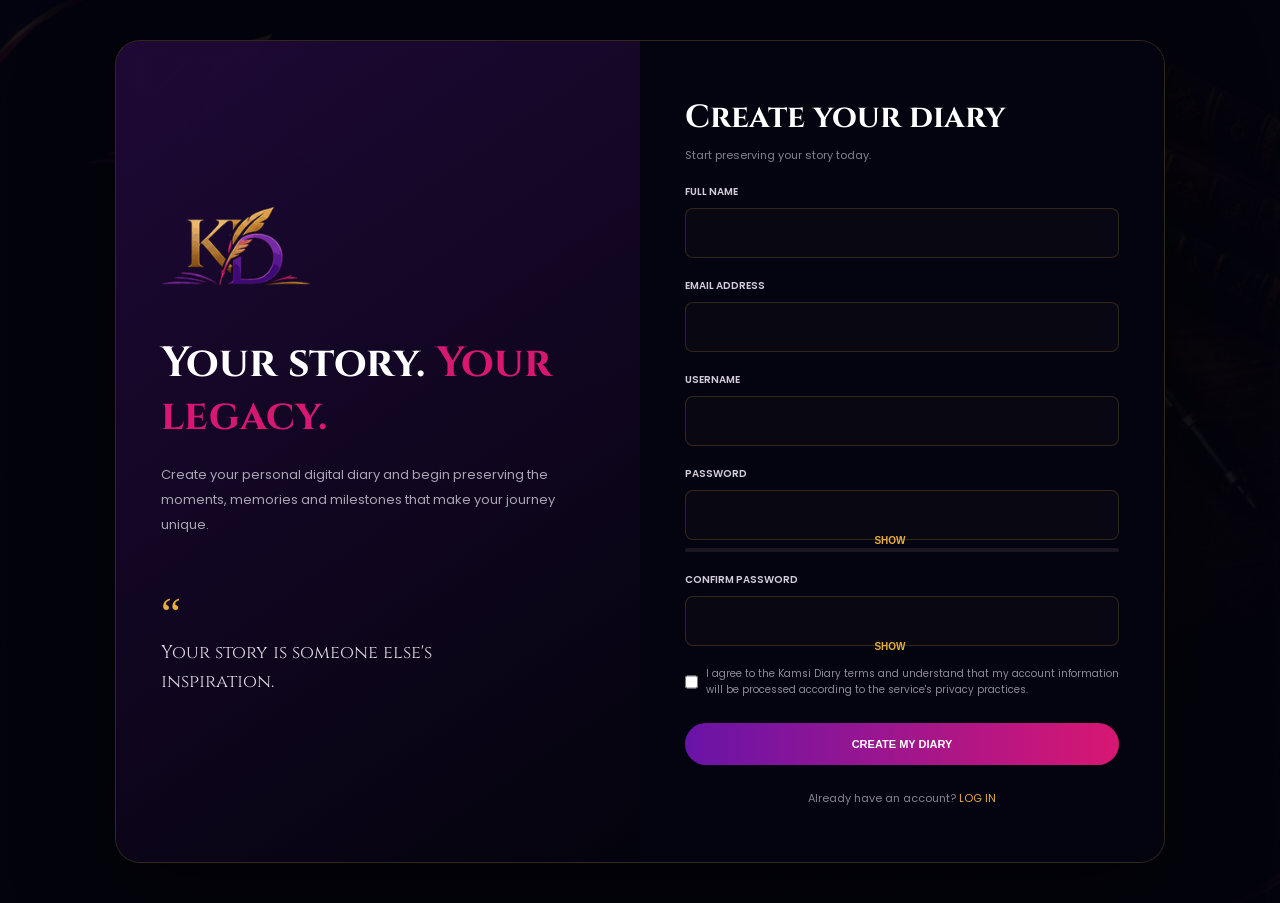
<file: signup.html>
<!DOCTYPE html>
<html lang="en">
<head>

<meta charset="UTF-8">
<meta name="viewport" content="width=device-width, initial-scale=1.0">

<title>Kamsi Diary | Create Account</title>

<link rel="preconnect" href="https://fonts.googleapis.com">
<link href="https://fonts.googleapis.com/css2?family=Cinzel:wght@500;600;700&family=Poppins:wght@300;400;500;600;700&display=swap" rel="stylesheet">

<style>

* {
    margin: 0;
    padding: 0;
    box-sizing: border-box;
}

body {
    min-height: 100vh;

    display: flex;
    align-items: center;
    justify-content: center;

    padding: 40px 20px;

    color: #fff;

    font-family: Poppins, sans-serif;

    background:
        linear-gradient(
            rgba(3,3,12,.90),
            rgba(3,3,12,.97)
        ),
        url("image/main_image.png");

    background-size: cover;
    background-position: center;
}

a {
    text-decoration: none;
}

.page {
    width: min(1050px, 100%);

    display: grid;
    grid-template-columns: 1fr 1fr;

    overflow: hidden;

    border-radius: 25px;

    background: rgba(7,6,18,.94);

    border: 1px solid rgba(231,173,62,.20);

    box-shadow:
        0 30px 90px rgba(0,0,0,.55);
}

.brand-side {
    min-height: 680px;

    padding: 55px 45px;

    display: flex;
    flex-direction: column;
    justify-content: center;

    background:
        linear-gradient(
            145deg,
            rgba(104,20,168,.25),
            rgba(3,3,12,.92)
        );
}

.logo img {
    width: 150px;
}

.brand-side h1 {
    margin-top: 45px;

    font-family: Cinzel, serif;

    font-size: 42px;
    line-height: 1.25;
}

.brand-side h1 span {
    color: #d81772;
}

.brand-side p {
    margin-top: 20px;

    color: #aaa5b2;

    font-size: 13px;
    line-height: 1.9;
}

.quote {
    margin-top: 50px;

    color: #e7ad3e;

    font-family: Georgia, serif;

    font-size: 45px;
}

.quote-text {
    max-width: 380px;

    color: #ddd7e0;

    font-family: Cinzel, serif;

    font-size: 18px;
    line-height: 1.6;
}

.form-side {
    padding: 55px 45px;

    background: rgba(5,5,16,.95);
}

.form-side h2 {
    font-family: Cinzel, serif;
    font-size: 32px;
}

.form-side .intro {
    margin-top: 8px;

    color: #85808d;

    font-size: 11px;
}

.form-group {
    margin-top: 20px;
}

.form-group label {
    display: block;

    margin-bottom: 8px;

    color: #d4ced9;

    font-size: 10px;
    font-weight: 600;
}

input {
    width: 100%;

    padding: 14px;

    color: #fff;

    background: #090812;

    border: 1px solid rgba(231,173,62,.18);

    border-radius: 8px;

    outline: none;

    font-family: Poppins, sans-serif;
}

input:focus {
    border-color: #e7ad3e;
}

.password-wrapper {
    position: relative;
}

.password-wrapper input {
    padding-right: 70px;
}

.toggle-password {
    position: absolute;

    top: 50%;
    right: 12px;

    transform: translateY(-50%);

    border: none;
    background: transparent;

    color: #e7ad3e;

    cursor: pointer;

    font-size: 10px;
}

.strength {
    height: 4px;

    margin-top: 8px;

    border-radius: 5px;

    background: #1a1720;

    overflow: hidden;
}

.strength-bar {
    width: 0;
    height: 100%;

    transition: .3s;
}

.terms {
    margin-top: 20px;

    display: flex;
    gap: 8px;

    color: #8f8997;

    font-size: 10px;
    line-height: 1.6;
}

.terms input {
    width: auto;
}

button {
    width: 100%;

    margin-top: 25px;

    padding: 15px;

    border: none;
    border-radius: 25px;

    color: #fff;

    background:
        linear-gradient(
            90deg,
            #6814a8,
            #d81772
        );

    cursor: pointer;

    font-size: 11px;
    font-weight: 700;
}

.login-link {
    margin-top: 25px;

    text-align: center;

    color: #888290;

    font-size: 11px;
}

.login-link a {
    color: #e7ad3e;
}

#formMessage {
    margin-top: 12px;

    text-align: center;

    font-size: 11px;
}

@media(max-width:800px) {

    .page {
        grid-template-columns: 1fr;
    }

    .brand-side {
        min-height: 400px;
    }
}

@media(max-width:500px) {

    .brand-side,
    .form-side {
        padding: 35px 25px;
    }

    .brand-side h1 {
        font-size: 32px;
    }
}

</style>
</head>

<body>

<div class="page">


<section class="brand-side">

    <a href="index.html" class="logo">
        <img
            src="image/kamsi-diary-logo-transparent.png"
            alt="Kamsi Diary"
        >
    </a>

    <h1>
        Your story.
        <span>Your legacy.</span>
    </h1>

    <p>
        Create your personal digital diary and begin
        preserving the moments, memories and milestones
        that make your journey unique.
    </p>

    <div class="quote">
        “
    </div>

    <div class="quote-text">
        Your story is someone else's inspiration.
    </div>

</section>


<section class="form-side">

    <h2>
        Create your diary
    </h2>

    <p class="intro">
        Start preserving your story today.
    </p>


    <form
        action="signup.php"
        method="POST"
        id="signupForm"
    >


        <div class="form-group">

            <label for="fullname">
                FULL NAME
            </label>

            <input
                type="text"
                id="fullname"
                name="fullname"
                required
                autocomplete="name"
            >

        </div>


        <div class="form-group">

            <label for="email">
                EMAIL ADDRESS
            </label>

            <input
                type="email"
                id="email"
                name="email"
                required
                autocomplete="email"
            >

        </div>


        <div class="form-group">

            <label for="username">
                USERNAME
            </label>

            <input
                type="text"
                id="username"
                name="username"
                required
                autocomplete="username"
            >

        </div>


        <div class="form-group">

            <label for="password">
                PASSWORD
            </label>

            <div class="password-wrapper">

                <input
                    type="password"
                    id="password"
                    name="password"
                    required
                    minlength="8"
                    autocomplete="new-password"
                >

                <button
                    type="button"
                    class="toggle-password"
                    data-target="password"
                >
                    SHOW
                </button>

            </div>

            <div class="strength">
                <div
                    class="strength-bar"
                    id="strengthBar"
                ></div>
            </div>

        </div>


        <div class="form-group">

            <label for="confirm_password">
                CONFIRM PASSWORD
            </label>

            <div class="password-wrapper">

                <input
                    type="password"
                    id="confirm_password"
                    name="confirm_password"
                    required
                    minlength="8"
                    autocomplete="new-password"
                >

                <button
                    type="button"
                    class="toggle-password"
                    data-target="confirm_password"
                >
                    SHOW
                </button>

            </div>

        </div>


        <div class="terms">

            <input
                type="checkbox"
                id="terms"
                name="terms"
                required
            >

            <label for="terms">
                I agree to the Kamsi Diary terms and
                understand that my account information
                will be processed according to the
                service's privacy practices.
            </label>

        </div>


        <button type="submit">
            CREATE MY DIARY
        </button>

        <div id="formMessage"></div>

    </form>


    <div class="login-link">

        Already have an account?

        <a href="signin.html">
            LOG IN
        </a>

    </div>

</section>

</div>


<script>

const password =
    document.getElementById("password");

const confirmPassword =
    document.getElementById("confirm_password");

const strengthBar =
    document.getElementById("strengthBar");

const form =
    document.getElementById("signupForm");

const message =
    document.getElementById("formMessage");


/* PASSWORD STRENGTH */

password.addEventListener("input", function () {

    const value = password.value;

    let strength = 0;

    if (value.length >= 8) strength++;
    if (/[A-Z]/.test(value)) strength++;
    if (/[a-z]/.test(value)) strength++;
    if (/[0-9]/.test(value)) strength++;
    if (/[^A-Za-z0-9]/.test(value)) strength++;

    strengthBar.style.width =
        (strength * 20) + "%";

});


/* SHOW / HIDE PASSWORD */

document.querySelectorAll(".toggle-password")
.forEach(function(button) {

    button.addEventListener("click", function() {

        const target =
            document.getElementById(
                button.dataset.target
            );

        if (target.type === "password") {

            target.type = "text";
            button.textContent = "HIDE";

        } else {

            target.type = "password";
            button.textContent = "SHOW";

        }

    });

});


/* FORM VALIDATION */

form.addEventListener("submit", function(event) {

    if (
        password.value !==
        confirmPassword.value
    ) {

        event.preventDefault();

        message.textContent =
            "Passwords do not match.";

        message.style.color =
            "#d81772";

        return;
    }

    if (password.value.length < 8) {

        event.preventDefault();

        message.textContent =
            "Password must contain at least 8 characters.";

        message.style.color =
            "#d81772";

    }

});

</script>

</body>
</html>
</file>
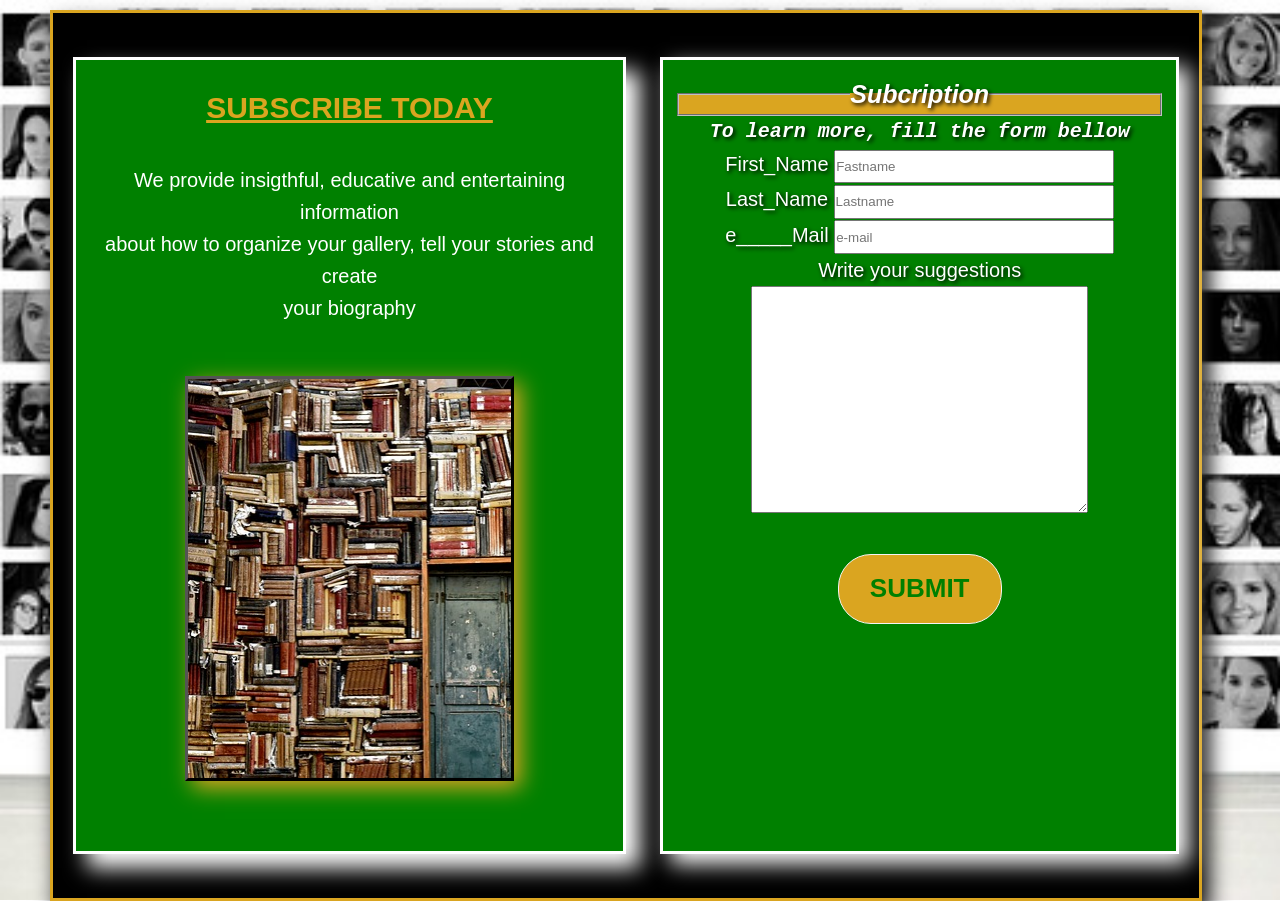
<file: subscribe.html>
<!DOCTYPE html>
<html lang="en">
<head>
    <meta charset="UTF-8">
    <meta http-equiv="X-UA-Compatible" content="IE=edge">
    <meta name="viewport" content="width=device-width, initial-scale=1.0">
    <title>Subscribe</title>
    <link rel="stylesheet" href="css/subscribe.css">
</head>
<body>
    <div class="main">
    <div class="one">
    <header>
        <h1>
            Subscribe today
        </h1>
    </header> <br>
    <p id="story">
        We provide insigthful, educative and entertaining information <br>
        about how to organize your gallery, tell your stories and create <br>
        your biography
    </p>
    <div class="inner">

    </div>
    
    </div>
    <div class="form">
    <form action=""  class="subscribe">
        <fieldset> <Legend class="legend">Subcription</Legend> </fieldset> 
        <h3 class="tit">
            To learn more, fill the form bellow
        </h3> 
       
<div class="center">
    <label class="lab1">  First_Name

</label> 

<input type="text" class="fill1" placeholder="Fastname"> <br>
<label for="lastname" class="lab2"> 
    Last_Name
</label>  
<input type="text" class="fill2" placeholder="Lastname"> <br>
<label for="email" class="lab3">
    e_____Mail
</label>  
<input type="email" class="fill3" placeholder="e-mail"> <br>
<Label>
   Write your suggestions
</Label>
<textarea name="Sugession" id="write" cols="40" rows="15"></textarea> <br>
<label for="submit">
    
</label> <br>
<input type="submit" value="Submit" class="submit">
</div>
    </form>
    </div>
    </div>
</body>
</html>
</file>
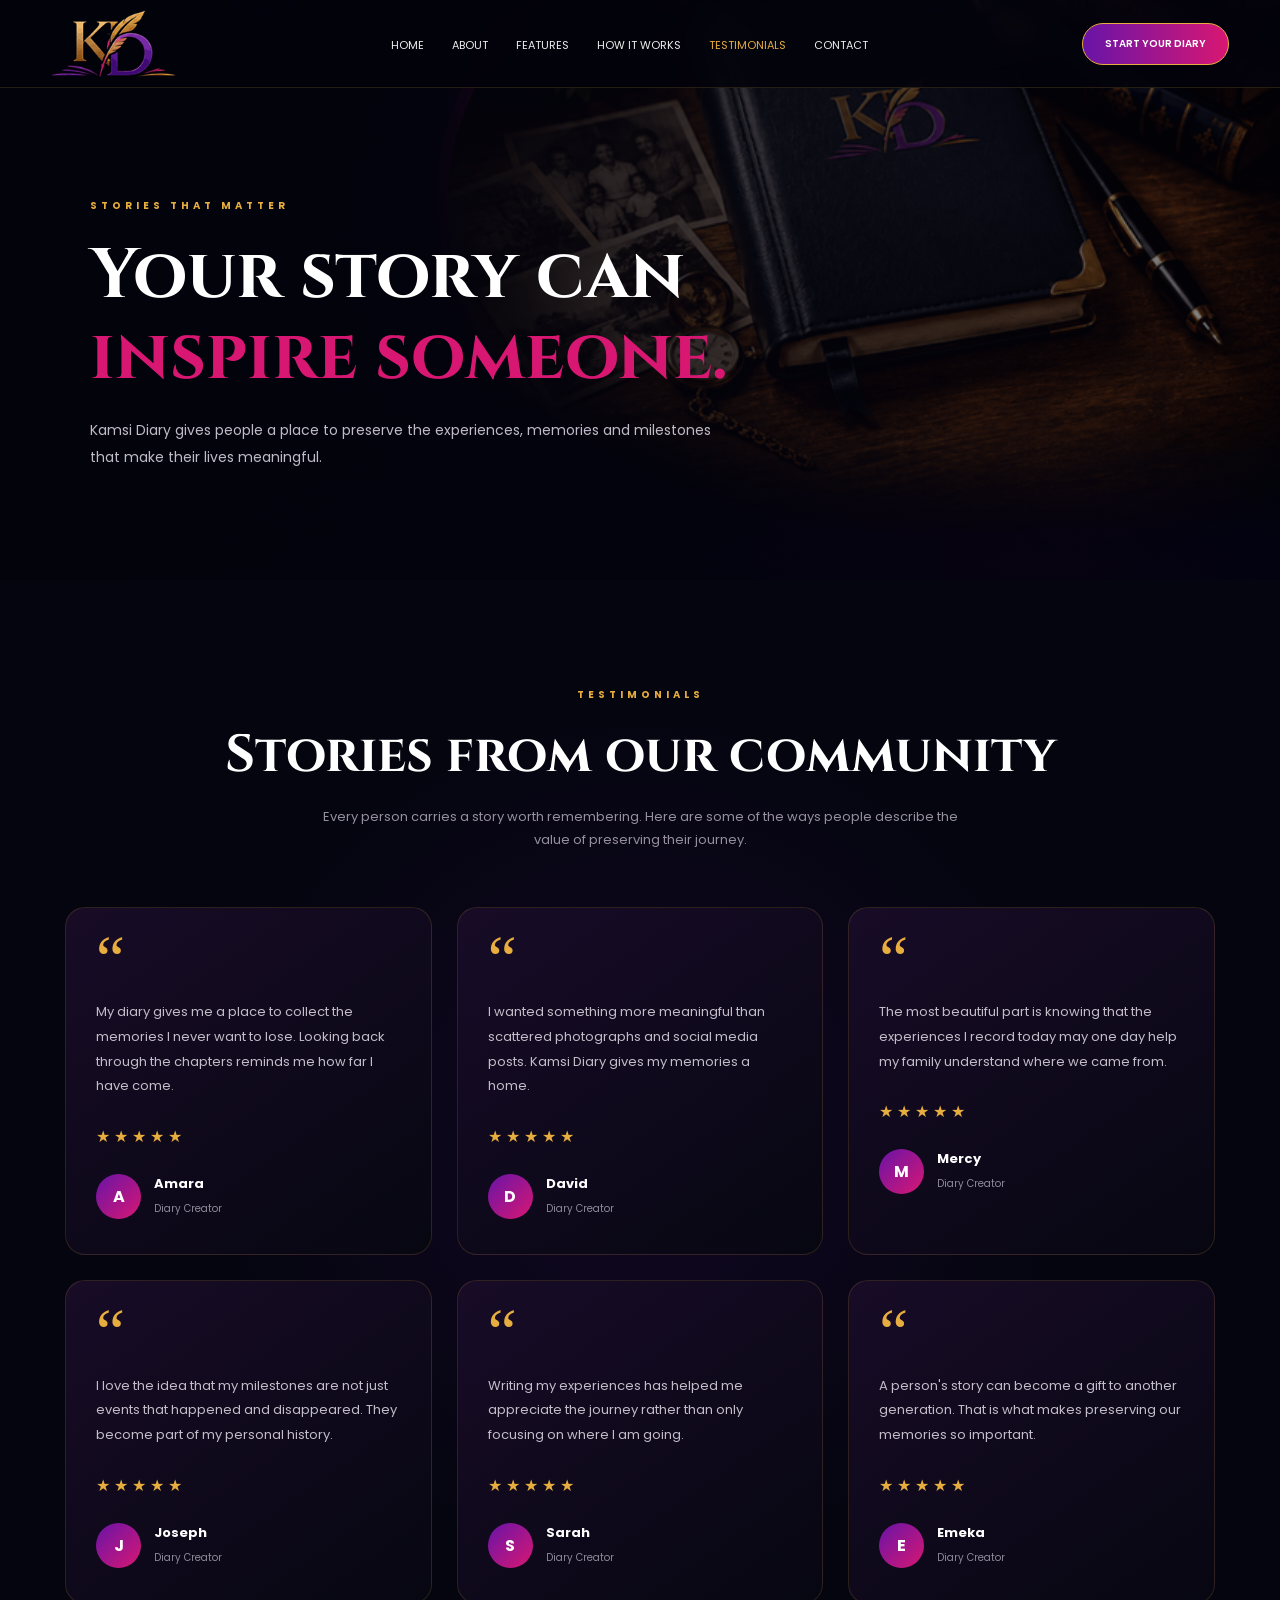
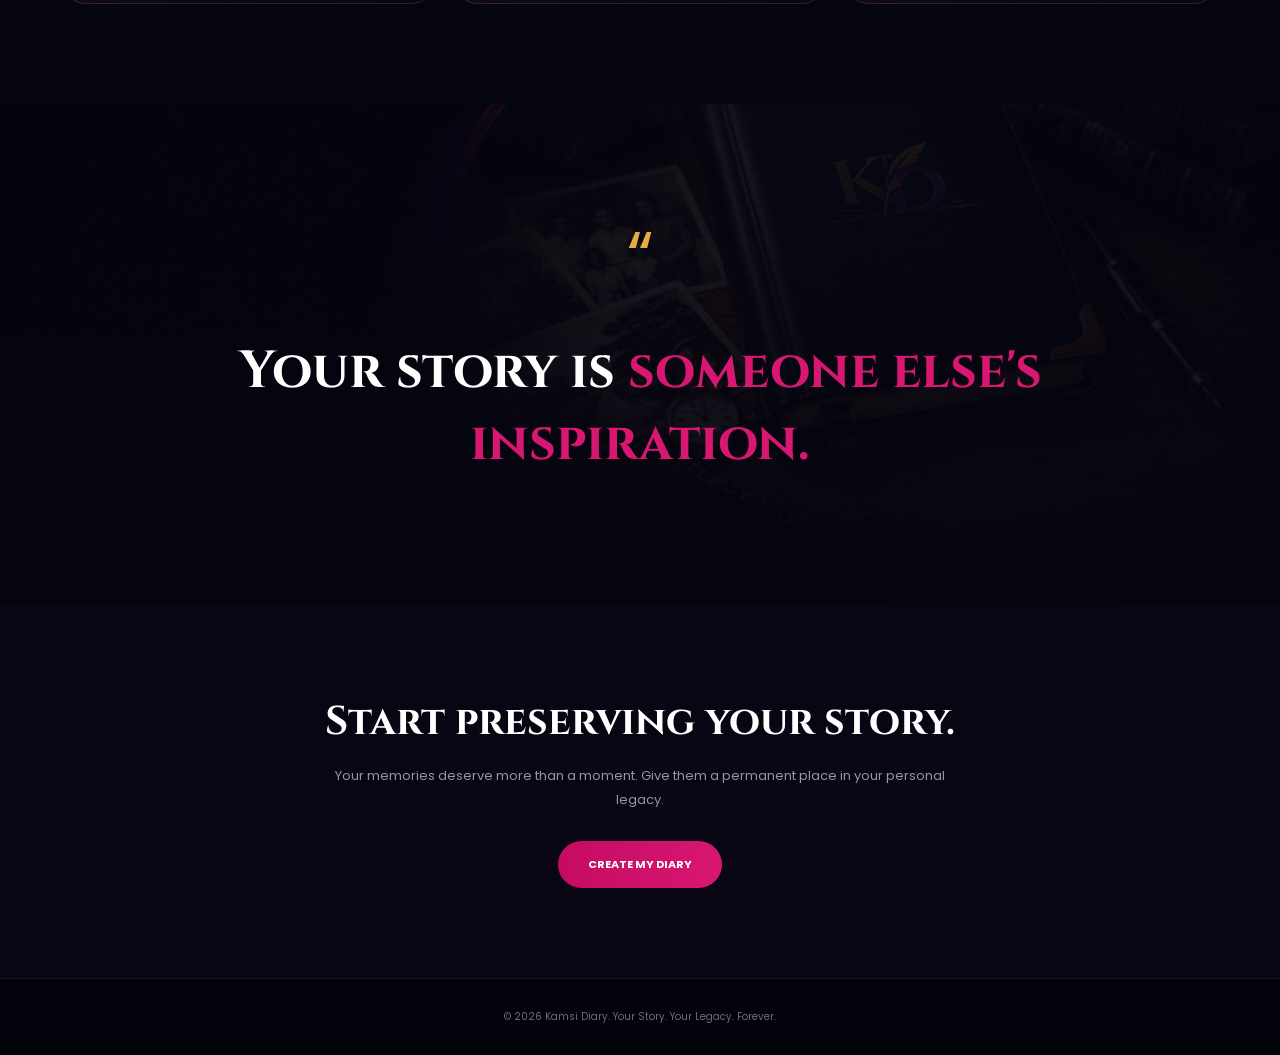
<file: testimonials.html>
<!DOCTYPE html>
<html lang="en">
<head>
    <meta charset="UTF-8">
    <meta name="viewport" content="width=device-width, initial-scale=1.0">

    <title>Kamsi Diary | Testimonials</title>

    <link rel="preconnect" href="https://fonts.googleapis.com">
    <link href="https://fonts.googleapis.com/css2?family=Cinzel:wght@500;600;700&family=Poppins:wght@300;400;500;600;700&display=swap" rel="stylesheet">

    <style>
        * {
            margin: 0;
            padding: 0;
            box-sizing: border-box;
        }

        html {
            scroll-behavior: smooth;
        }

        body {
            background: #050510;
            color: #fff;
            font-family: "Poppins", sans-serif;
            overflow-x: hidden;
        }

        a {
            text-decoration: none;
        }

        .navbar {
            width: 100%;
            min-height: 82px;
            padding: 10px 4%;
            position: fixed;
            top: 0;
            left: 0;
            z-index: 1000;

            display: flex;
            align-items: center;
            justify-content: space-between;

            background: rgba(3, 3, 12, 0.88);
            border-bottom: 1px solid rgba(231, 173, 62, .15);
            backdrop-filter: blur(15px);
        }

        .logo img {
            width: 125px;
            display: block;
        }

        .nav-links {
            display: flex;
            list-style: none;
            gap: 28px;
        }

        .nav-links a {
            color: #eee;
            font-size: 11px;
            transition: .3s;
        }

        .nav-links a:hover,
        .nav-links .active {
            color: #e7ad3e;
        }

        .nav-button {
            padding: 12px 22px;
            border-radius: 25px;
            border: 1px solid #e7ad3e;

            color: #fff;
            font-size: 10px;
            font-weight: 600;

            background: linear-gradient(
                90deg,
                #6814a8,
                #d81772
            );
        }

        .hero {
            min-height: 580px;
            padding-top: 82px;

            display: flex;
            align-items: center;

            background:
                linear-gradient(
                    90deg,
                    rgba(3,3,12,.98),
                    rgba(3,3,12,.80),
                    rgba(3,3,12,.45)
                ),
                url("image/main_image.png");

            background-size: cover;
            background-position: center;
        }

        .hero-content {
            width: min(1100px, 90%);
            margin: auto;
        }

        .label {
            color: #e7ad3e;
            font-size: 10px;
            font-weight: 700;
            letter-spacing: 4px;
        }

        h1 {
            max-width: 850px;
            margin: 20px 0;

            font-family: "Cinzel", serif;
            font-size: clamp(42px, 6vw, 70px);
            line-height: 1.15;
        }

        h1 span {
            color: #d81772;
        }

        .hero p {
            max-width: 650px;
            color: #c1bbc9;
            line-height: 1.9;
            font-size: 14px;
        }

        .section {
            padding: 100px 0;
        }

        .container {
            width: min(1150px, 90%);
            margin: auto;
        }

        .section-title {
            text-align: center;
            margin-bottom: 55px;
        }

        .section-title h2 {
            margin-top: 15px;

            font-family: "Cinzel", serif;
            font-size: clamp(32px, 5vw, 52px);
        }

        .section-title p {
            max-width: 650px;
            margin: 15px auto;

            color: #96909e;
            font-size: 13px;
            line-height: 1.8;
        }

        .testimonials {
            background:
                radial-gradient(
                    circle at center,
                    rgba(104,20,168,.12),
                    transparent 50%
                ),
                #050510;
        }

        .testimonial-grid {
            display: grid;
            grid-template-columns: repeat(3, 1fr);
            gap: 25px;
        }

        .testimonial {
            position: relative;

            padding: 35px 30px;

            min-height: 310px;

            border-radius: 20px;

            background:
                linear-gradient(
                    145deg,
                    rgba(25,12,40,.95),
                    rgba(7,7,18,.98)
                );

            border: 1px solid rgba(231,173,62,.15);

            transition: .3s;
        }

        .testimonial:hover {
            transform: translateY(-8px);
            border-color: rgba(231,173,62,.5);
            box-shadow: 0 20px 50px rgba(0,0,0,.35);
        }

        .quote {
            color: #e7ad3e;
            font-family: Georgia, serif;
            font-size: 65px;
            line-height: .5;
        }

        .testimonial p {
            margin-top: 25px;
            color: #c2bdc8;
            font-size: 13px;
            line-height: 1.9;
        }

        .stars {
            margin-top: 25px;
            color: #e7ad3e;
            letter-spacing: 4px;
        }

        .person {
            margin-top: 25px;
            display: flex;
            align-items: center;
            gap: 13px;
        }

        .avatar {
            width: 45px;
            height: 45px;

            display: flex;
            align-items: center;
            justify-content: center;

            border-radius: 50%;

            color: #fff;

            background:
                linear-gradient(
                    135deg,
                    #6814a8,
                    #d81772
                );

            font-weight: 700;
        }

        .person h3 {
            font-size: 13px;
        }

        .person span {
            color: #8f8998;
            font-size: 10px;
        }

        .quote-banner {
            padding: 100px 20px;

            text-align: center;

            background:
                linear-gradient(
                    rgba(5,5,16,.90),
                    rgba(5,5,16,.95)
                ),
                url("image/main_image.png");

            background-size: cover;
            background-position: center;
        }

        .quote-banner .big-quote {
            color: #e7ad3e;
            font-size: 70px;
        }

        .quote-banner h2 {
            max-width: 850px;
            margin: 25px auto;

            font-family: "Cinzel", serif;
            font-size: clamp(30px, 5vw, 52px);
            line-height: 1.4;
        }

        .quote-banner h2 span {
            color: #d81772;
        }

        .cta {
            text-align: center;
            padding: 90px 20px;
            background: #080612;
        }

        .cta h2 {
            font-family: "Cinzel", serif;
            font-size: 40px;
        }

        .cta p {
            max-width: 650px;
            margin: 15px auto 30px;
            color: #9994a3;
            font-size: 13px;
            line-height: 1.8;
        }

        .button {
            display: inline-block;
            padding: 15px 30px;

            border-radius: 30px;

            color: #fff;

            background:
                linear-gradient(
                    90deg,
                    #c50b61,
                    #d81772
                );

            font-size: 11px;
            font-weight: 700;
        }

        footer {
            padding: 30px 5%;
            text-align: center;

            color: #706b78;
            font-size: 10px;

            background: #03030c;
            border-top: 1px solid rgba(231,173,62,.12);
        }

        @media(max-width:900px) {
            .nav-links {
                display: none;
            }

            .testimonial-grid {
                grid-template-columns: 1fr 1fr;
            }
        }

        @media(max-width:600px) {
            .testimonial-grid {
                grid-template-columns: 1fr;
            }

            .nav-button {
                display: none;
            }

            .hero {
                min-height: 520px;
            }
        }
    </style>
</head>

<body>

<nav class="navbar">

    <a href="index.html" class="logo">
        <img src="image/kamsi-diary-logo-transparent.png" alt="Kamsi Diary">
    </a>

    <ul class="nav-links">
        <li><a href="index.html">HOME</a></li>
        <li><a href="about.html">ABOUT</a></li>
        <li><a href="features.html">FEATURES</a></li>
        <li><a href="how-it-works.html">HOW IT WORKS</a></li>
        <li><a href="testimonials.html" class="active">TESTIMONIALS</a></li>
        <li><a href="contact.html">CONTACT</a></li>
    </ul>

    <a href="signup.html" class="nav-button">
        START YOUR DIARY
    </a>

</nav>


<section class="hero">

    <div class="hero-content">

        <span class="label">
            STORIES THAT MATTER
        </span>

        <h1>
            Your story can
            <span>inspire someone.</span>
        </h1>

        <p>
            Kamsi Diary gives people a place to preserve
            the experiences, memories and milestones
            that make their lives meaningful.
        </p>

    </div>

</section>


<section class="section testimonials">

    <div class="container">

        <div class="section-title">

            <span class="label">
                TESTIMONIALS
            </span>

            <h2>
                Stories from our community
            </h2>

            <p>
                Every person carries a story worth remembering.
                Here are some of the ways people describe the
                value of preserving their journey.
            </p>

        </div>


        <div class="testimonial-grid">

            <article class="testimonial">

                <div class="quote">“</div>

                <p>
                    My diary gives me a place to collect the
                    memories I never want to lose. Looking back
                    through the chapters reminds me how far
                    I have come.
                </p>

                <div class="stars">★★★★★</div>

                <div class="person">
                    <div class="avatar">A</div>
                    <div>
                        <h3>Amara</h3>
                        <span>Diary Creator</span>
                    </div>
                </div>

            </article>


            <article class="testimonial">

                <div class="quote">“</div>

                <p>
                    I wanted something more meaningful than
                    scattered photographs and social media posts.
                    Kamsi Diary gives my memories a home.
                </p>

                <div class="stars">★★★★★</div>

                <div class="person">
                    <div class="avatar">D</div>
                    <div>
                        <h3>David</h3>
                        <span>Diary Creator</span>
                    </div>
                </div>

            </article>


            <article class="testimonial">

                <div class="quote">“</div>

                <p>
                    The most beautiful part is knowing that
                    the experiences I record today may one day
                    help my family understand where we came from.
                </p>

                <div class="stars">★★★★★</div>

                <div class="person">
                    <div class="avatar">M</div>
                    <div>
                        <h3>Mercy</h3>
                        <span>Diary Creator</span>
                    </div>
                </div>

            </article>


            <article class="testimonial">

                <div class="quote">“</div>

                <p>
                    I love the idea that my milestones are not
                    just events that happened and disappeared.
                    They become part of my personal history.
                </p>

                <div class="stars">★★★★★</div>

                <div class="person">
                    <div class="avatar">J</div>
                    <div>
                        <h3>Joseph</h3>
                        <span>Diary Creator</span>
                    </div>
                </div>

            </article>


            <article class="testimonial">

                <div class="quote">“</div>

                <p>
                    Writing my experiences has helped me
                    appreciate the journey rather than only
                    focusing on where I am going.
                </p>

                <div class="stars">★★★★★</div>

                <div class="person">
                    <div class="avatar">S</div>
                    <div>
                        <h3>Sarah</h3>
                        <span>Diary Creator</span>
                    </div>
                </div>

            </article>


            <article class="testimonial">

                <div class="quote">“</div>

                <p>
                    A person's story can become a gift to
                    another generation. That is what makes
                    preserving our memories so important.
                </p>

                <div class="stars">★★★★★</div>

                <div class="person">
                    <div class="avatar">E</div>
                    <div>
                        <h3>Emeka</h3>
                        <span>Diary Creator</span>
                    </div>
                </div>

            </article>

        </div>

    </div>

</section>


<section class="quote-banner">

    <div class="big-quote">“</div>

    <h2>
        Your story is
        <span>someone else's inspiration.</span>
    </h2>

</section>


<section class="cta">

    <h2>
        Start preserving your story.
    </h2>

    <p>
        Your memories deserve more than a moment.
        Give them a permanent place in your personal legacy.
    </p>

    <a href="signup.html" class="button">
        CREATE MY DIARY
    </a>

</section>


<footer>
    © 2026 Kamsi Diary. Your Story. Your Legacy. Forever.
</footer>


<script>
    document.addEventListener("DOMContentLoaded", function () {

        const cards = document.querySelectorAll(".testimonial");

        cards.forEach(function (card) {

            card.addEventListener("mouseenter", function () {
                card.style.transform = "translateY(-8px)";
            });

            card.addEventListener("mouseleave", function () {
                card.style.transform = "translateY(0)";
            });

        });

    });
</script>

</body>
</html>
</file>
<file: css/style.css>
/* =========================================================
   KAMSI DIARY
   MAIN DESIGN
========================================================= */

:root {

    --navy: #050510;
    --deep-navy: #080617;

    --purple: #6814a8;
    --bright-purple: #8d21c8;

    --gold: #e7ad3e;
    --gold-light: #f4ca6b;

    --pink: #d81772;
    --pink-light: #ed3d91;

    --white: #ffffff;
    --muted-white: #d8d8df;

    --border-gold: rgba(231, 173, 62, 0.55);
    --border-purple: rgba(141, 33, 200, 0.45);

    --container: 1440px;
}


/* =========================================================
   RESET
========================================================= */

* {
    margin: 0;
    padding: 0;
    box-sizing: border-box;
}

html {
    scroll-behavior: smooth;
}

body {

    font-family:
        Arial,
        Helvetica,
        sans-serif;

    background:
        radial-gradient(
            circle at 70% 30%,
            rgba(104, 20, 168, 0.16),
            transparent 35%
        ),
        var(--navy);

    color: var(--white);

    overflow-x: hidden;
}

a {
    text-decoration: none;
    color: inherit;
}

button {
    font-family: inherit;
}


/* =========================================================
   NAVIGATION
========================================================= */

.site-header {

    position: absolute;

    top: 0;
    left: 0;

    width: 100%;

    z-index: 100;

}

.navbar {

    width: min(1400px, 94%);

    margin: auto;

    min-height: 90px;

    display: flex;

    align-items: center;

    justify-content: space-between;

}


/* Small KD mark */

.brand {

    width: 110px;

    display: none;

}

.brand-kd {

    font-family: Georgia, serif;

    font-size: 42px;

    font-weight: bold;

    color: var(--gold);

}


.nav-links {

    list-style: none;

    display: flex;

    align-items: center;

    justify-content: flex-end;

    gap: 34px;

    width: 100%;

}


.nav-links li {
    display: flex;
    align-items: center;
}


.nav-links a {

    position: relative;

    color: #f4f4f6;

    font-size: 14px;

    font-weight: 500;

    letter-spacing: 0.4px;

    transition: 0.3s ease;

}


.nav-links a:hover {
    color: var(--gold);
}


.nav-links a.active {
    color: var(--gold);
}


.nav-links a.active::after {

    content: "";

    position: absolute;

    left: 0;

    bottom: -15px;

    width: 100%;

    height: 2px;

    background: var(--gold);

}


/* START YOUR DIARY */

.nav-cta {

    display: flex !important;

    align-items: center;

    gap: 12px;

    padding: 16px 27px;

    border-radius: 30px;

    border: 1px solid var(--gold);

    background:
        linear-gradient(
            90deg,
            rgba(104, 20, 168, 0.28),
            rgba(216, 23, 114, 0.35)
        );

    color: white !important;

}


.nav-cta:hover {

    background:
        linear-gradient(
            90deg,
            rgba(104, 20, 168, 0.5),
            rgba(216, 23, 114, 0.55)
        );

}


/* Mobile menu */

.menu-toggle {

    display: none;

    background: transparent;

    border: none;

    color: var(--gold);

    font-size: 26px;

    cursor: pointer;

}


/* =========================================================
   HERO
========================================================= */

.hero {

    position: relative;

    min-height: 800px;

    height: auto;

    overflow: hidden;

    background: var(--navy);

}


/* Main image */

.hero-background {
    position: absolute;
    inset: 0;

    background-image: url("../image/main_image.png");
    background-size: cover;
    background-position: center;
    background-repeat: no-repeat;

    z-index: 0;
}

/* Dark overlay keeps HTML text readable */

.hero-overlay {

    position: absolute;

    inset: 0;

    background:
        linear-gradient(
            90deg,
            rgba(5, 5, 16, 0.16) 0%,
            rgba(5, 5, 16, 0.05) 45%,
            rgba(5, 5, 16, 0.10) 100%
        );

    z-index: 1;

}


/* Main content */

.hero-container {

    position: relative;

    z-index: 2;

    width: min(1400px, 94%);

    min-height: 800px;

    margin: auto;

}


/* =========================================================
   LEFT HERO CONTENT
========================================================= */

.hero-content {

    position: absolute;

    top: 125px;

    left: 25px;

    width: 580px;

}


/* Logo */

.logo-area {
    margin-bottom: 25px;
}


.logo-mark {

    height: 115px;

    position: relative;

    width: 290px;

    display: flex;

    align-items: center;

    justify-content: center;

    font-family: Georgia, "Times New Roman", serif;

}


.logo-mark span:first-child {

    color: var(--gold);

    font-size: 95px;

    position: absolute;

    left: 30px;

    top: 0;

}


.logo-mark .logo-d {

    color: #8f2bc1;

    font-size: 100px;

    position: absolute;

    left: 135px;

    top: 17px;

}


.logo-title {

    font-family:
        Georgia,
        "Times New Roman",
        serif;

    font-size: 66px;

    letter-spacing: 5px;

    line-height: 0.85;

    color: var(--gold);

    font-weight: 700;

}


.logo-title span {

    display: block;

    text-align: center;

    color: #8d25bd;

    font-size: 53px;

    letter-spacing: 8px;

    margin-top: 10px;

}


.logo-tagline {

    margin-top: 20px;

    color: var(--gold);

    font-size: 17px;

    letter-spacing: 1px;

    font-weight: 600;

}


/* =========================================================
   HERO TITLE
========================================================= */

.hero-title {

    font-family:
        Georgia,
        "Times New Roman",
        serif;

    font-size: 45px;

    line-height: 1.05;

    font-weight: 500;

    margin-top: 20px;

}


.hero-title span {
    color: var(--pink-light);
}


.hero-description {

    max-width: 510px;

    color: #f0eef5;

    font-size: 16px;

    line-height: 1.55;

    margin-top: 20px;

}


/* =========================================================
   FEATURE ROW
========================================================= */

.features-row {

    display: grid;

    grid-template-columns:
        repeat(5, 1fr);

    margin-top: 25px;

    width: 760px;

}


.feature-item {

    padding: 0 16px;

    border-right:
        1px solid rgba(255,255,255,0.18);

    text-align: center;

}


.feature-item:first-child {
    padding-left: 0;
}


.feature-item:last-child {
    border-right: none;
}


.feature-icon {

    font-size: 33px;

    margin-bottom: 12px;

}


.feature-icon.gold {
    color: var(--gold);
}


.feature-icon.pink {
    color: var(--pink-light);
}


.feature-item h3 {

    color: var(--gold);

    font-size: 12px;

    line-height: 1.2;

    margin-bottom: 8px;

    white-space: nowrap;

}


.feature-item p {

    color: #e5e4e9;

    font-size: 11px;

    line-height: 1.4;

}


/* =========================================================
   QUOTE CARD
========================================================= */

.quote-card {

    position: absolute;

    top: 205px;

    right: 55px;

    width: 180px;

    height: 180px;

    border-radius: 50%;

    border:
        1px solid var(--gold);

    background:
        radial-gradient(
            circle,
            rgba(104, 20, 168, 0.55),
            rgba(5, 5, 16, 0.88)
        );

    display: flex;

    flex-direction: column;

    align-items: center;

    justify-content: center;

    text-align: center;

}


.quote-mark {

    color: var(--gold);

    font-family: Georgia, serif;

    font-size: 50px;

    line-height: 25px;

}


.quote-card p {

    font-size: 15px;

    line-height: 1.35;

}


.quote-heart {

    color: var(--pink-light);

    font-size: 20px;

    margin-top: 8px;

}


/* =========================================================
   LEGACY CTA
========================================================= */

.legacy-card {

    position: absolute;

    right: 20px;

    bottom: 90px;

    width: 340px;

    padding: 24px 25px;

    border-radius: 20px;

    border:
        1px solid rgba(231,173,62,0.6);

    background:
        linear-gradient(
            135deg,
            rgba(12, 5, 28, 0.94),
            rgba(52, 9, 72, 0.91)
        );

}


.legacy-card h2 {

    font-family: Georgia, serif;

    font-size: 28px;

    font-weight: 500;

    line-height: 1.15;

}


.legacy-card h2 span {

    display: block;

    color: var(--pink-light);

    margin-top: 3px;

}


.legacy-card p {

    font-size: 15px;

    line-height: 1.5;

    margin-top: 18px;

    color: #eeeeef;

}


/* CTA BUTTON */

.primary-button {

    margin-top: 20px;

    width: 100%;

    display: flex;

    align-items: center;

    justify-content: space-between;

    padding: 13px 15px 13px 25px;

    border-radius: 28px;

    background:
        linear-gradient(
            90deg,
            #d50b67,
            #e42d82
        );

    color: white;

    font-size: 15px;

    font-weight: 700;

    transition: 0.3s ease;

}


.primary-button:hover {

    transform: translateY(-2px);

}


.button-arrow {

    width: 30px;

    height: 30px;

    border-radius: 50%;

    background: var(--gold);

    color: #351026;

    display: flex;

    align-items: center;

    justify-content: center;

}


/* =========================================================
   BOTTOM QUOTE
========================================================= */

.bottom-quote {

    position: absolute;

    right: 50px;

    bottom: -15px;

    text-align: center;

    width: 260px;

}


.bottom-quote-mark {

    color: var(--gold);

    font-family: Georgia, serif;

    font-size: 48px;

}


.bottom-quote p {

    font-family: Georgia, serif;

    font-size: 19px;

    line-height: 1.4;

}


.bottom-heart {

    color: var(--pink);

    font-size: 22px;

    margin-top: 8px;

}


/* =========================================================
   DIGITAL HOME SECTION
========================================================= */

.legacy-section {

    width: min(1100px, 94%);

    margin: -2px auto 0;

    position: relative;

    z-index: 5;

    padding: 13px 25px 20px;

    border:
        1px solid rgba(231,173,62,0.4);

    border-radius: 20px;

    background:
        linear-gradient(
            90deg,
            rgba(10, 7, 24, 0.97),
            rgba(22, 6, 34, 0.97)
        );

}


/* Heading */

.legacy-heading {

    display: flex;

    align-items: center;

    gap: 15px;

    justify-content: center;

    margin-bottom: 18px;

}


.legacy-heading span {

    height: 1px;

    background: var(--gold);

    opacity: 0.5;

    flex: 1;

}


.legacy-heading h2 {

    color: var(--gold);

    font-size: 18px;

    letter-spacing: 2px;

    white-space: nowrap;

}


/* Four features */

.legacy-features {

    display: grid;

    grid-template-columns:
        repeat(4, 1fr);

}


.legacy-feature {

    display: flex;

    align-items: flex-start;

    gap: 18px;

    padding: 0 22px;

    border-right:
        1px solid rgba(255,255,255,0.16);

}


.legacy-feature:first-child {
    padding-left: 0;
}


.legacy-feature:last-child {

    border-right: none;

}


.legacy-icon {

    color: var(--gold);

    font-size: 35px;

    min-width: 38px;

}


.legacy-feature:nth-child(1) .legacy-icon {
    color: #8c27d0;
}


.legacy-feature:nth-child(3) .legacy-icon,
.legacy-feature:nth-child(4) .legacy-icon {
    color: var(--gold);
}


.legacy-feature h3 {

    color: var(--gold);

    font-size: 12px;

    margin-bottom: 7px;

}


.legacy-feature p {

    color: #dddbe1;

    font-size: 12px;

    line-height: 1.45;

}


/* =========================================================
   FOOTER
========================================================= */

.footer {

    width: min(1400px, 94%);

    margin: auto;

    min-height: 75px;

    display: flex;

    align-items: center;

    justify-content: space-between;

    gap: 20px;

    border-top:
        1px solid rgba(255,255,255,0.12);

}


.footer-left {

    display: flex;

    align-items: center;

    gap: 15px;

    color: var(--gold);

    font-size: 14px;

    letter-spacing: 2px;

}


.feather {

    font-size: 28px;

}


.footer-middle {

    font-family: Georgia, serif;

    font-size: 17px;

    color: #d8d5dd;

    font-style: italic;

}


.footer-brand {

    font-family: Georgia, serif;

    font-size: 22px;

    letter-spacing: 2px;

}


.footer-brand span {
    color: var(--gold);
}


.footer-brand b {
    color: #8e28bd;
}


.social-links {

    display: flex;

    gap: 12px;

}


.social-links a {

    width: 35px;

    height: 35px;

    border:
        1px solid rgba(231,173,62,0.55);

    border-radius: 50%;

    display: flex;

    align-items: center;

    justify-content: center;

    color: var(--gold);

    transition: 0.3s ease;

}


.social-links a:hover {

    background: var(--pink);

    border-color: var(--pink);

    color: white;

}


/* =========================================================
   TABLET
========================================================= */

@media (max-width: 1100px) {

    .nav-links {
        gap: 18px;
    }

    .nav-links a {
        font-size: 12px;
    }

    .hero-content {
        width: 510px;
    }

    .features-row {
        width: 680px;
    }

    .quote-card {
        right: 20px;
    }

    .legacy-card {
        right: 10px;
    }

}


/* =========================================================
   MOBILE
========================================================= */

@media (max-width: 850px) {

    .hero {

        min-height: auto;

        padding-bottom: 40px;

    }


    .site-header {

        position: absolute;

    }


    .navbar {

        min-height: 75px;

    }


    .menu-toggle {

        display: block;

        position: relative;

        z-index: 110;

    }


    .nav-links {

        position: fixed;

        top: 0;

        right: -100%;

        width: 80%;

        height: 100vh;

        background:
            linear-gradient(
                145deg,
                #070511,
                #26052e
            );

        flex-direction: column;

        justify-content: center;

        gap: 28px;

        transition: 0.4s ease;

        border-left:
            1px solid var(--gold);

    }


    .nav-links.show {

        right: 0;

    }


    .nav-links a {

        font-size: 15px;

    }


    .nav-links a.active::after {

        display: none;

    }


    .hero-background {

        background-position:
            64% top;

        opacity: 0.45;

        min-height: 100%;

    }


    .hero-overlay {

        background:
            linear-gradient(
                180deg,
                rgba(5,5,16,0.55),
                rgba(5,5,16,0.92) 65%,
                #050510 100%
            );

    }


    .hero-container {

        min-height: auto;

        padding-top: 95px;

        display: flex;

        flex-direction: column;

        align-items: center;

    }


    .hero-content {

        position: relative;

        top: auto;

        left: auto;

        width: 100%;

        text-align: center;

    }


    .logo-area {

        display: flex;

        flex-direction: column;

        align-items: center;

    }


    .logo-mark {

        transform: scale(0.75);

        margin-bottom: -15px;

    }


    .logo-title {

        font-size: 47px;

    }


    .logo-title span {

        font-size: 39px;

    }


    .logo-tagline {

        font-size: 12px;

    }


    .hero-title {

        font-size: 35px;

    }


    .hero-description {

        margin-left: auto;

        margin-right: auto;

        max-width: 600px;

        font-size: 14px;

    }


    .features-row {

        width: 100%;

        grid-template-columns:
            repeat(2, 1fr);

        gap: 20px;

        margin-top: 30px;

    }


    .feature-item {

        border-right: none;

        padding: 15px;

        border-bottom:
            1px solid rgba(255,255,255,0.12);

    }


    .feature-item:last-child {

        grid-column: span 2;

    }


    .quote-card,
    .legacy-card,
    .bottom-quote {

        position: relative;

        top: auto;

        right: auto;

        bottom: auto;

    }


    .quote-card {

        margin-top: 35px;

        width: 170px;

        height: 170px;

    }


    .legacy-card {

        margin-top: 25px;

        width: min(360px, 100%);

    }


    .bottom-quote {

        margin-top: 30px;

    }


    .legacy-section {

        margin-top: 0;

        padding: 25px 18px;

    }


    .legacy-heading h2 {

        font-size: 13px;

        letter-spacing: 1px;

    }


    .legacy-features {

        grid-template-columns:
            1fr;

        gap: 20px;

    }


    .legacy-feature {

        border-right: none;

        border-bottom:
            1px solid rgba(255,255,255,0.12);

        padding: 15px 0;

    }


    .legacy-feature:last-child {

        border-bottom: none;

    }


    .footer {

        flex-direction: column;

        padding: 30px 0;

        text-align: center;

    }

}


/* =========================================================
   SMALL MOBILE
========================================================= */

@media (max-width: 480px) {

    .hero-title {

        font-size: 30px;

    }


    .hero-description {

        font-size: 13px;

    }


    .features-row {

        grid-template-columns: 1fr;

    }


    .feature-item:last-child {

        grid-column: auto;

    }


    .logo-title {

        font-size: 40px;

    }


    .logo-title span {

        font-size: 33px;

    }


    .legacy-heading span {

        display: none;

    }


    .footer-middle {

        font-size: 14px;

    }

}
/* =====================================================
   KAMSI DIARY — ABOUT PAGE
===================================================== */

.about-hero {
    min-height: 620px;
    position: relative;

    display: flex;
    align-items: center;

    background-image:
        linear-gradient(
            90deg,
            rgba(5, 5, 16, .92),
            rgba(5, 5, 16, .58),
            rgba(5, 5, 16, .78)
        ),
        url("../image/main_image.png");

    background-size: cover;
    background-position: center;
}

.about-hero-overlay {
    position: absolute;
    inset: 0;

    background:
        radial-gradient(
            circle at 75% 50%,
            rgba(104, 20, 168, .28),
            transparent 40%
        );
}

.about-hero-content {
    position: relative;
    z-index: 2;

    width: min(1180px, 90%);
    margin: auto;
}

.about-eyebrow,
.section-label {
    display: block;

    color: #e7ad3e;

    font-size: 12px;
    font-weight: 700;

    letter-spacing: 4px;

    margin-bottom: 18px;
}

.about-hero h1 {
    max-width: 850px;

    margin: 0;

    color: #fff;

    font-family: "Cinzel", Georgia, serif;

    font-size: clamp(45px, 7vw, 82px);

    line-height: 1.08;
}

.about-hero h1 span {
    color: #e7ad3e;
    display: block;
}

.about-hero p {
    max-width: 720px;

    margin-top: 28px;

    color: #ddd8e5;

    font-family: "Poppins", sans-serif;

    font-size: 17px;

    line-height: 1.9;
}


/* =====================================================
   STORY
===================================================== */

.about-story {
    padding: 110px 0;

    background:
        linear-gradient(
            135deg,
            #090617,
            #130820,
            #070611
        );
}

.about-container {
    width: min(1180px, 90%);
    margin: auto;
}

.about-story .about-container {
    display: grid;

    grid-template-columns: 1.15fr .85fr;

    gap: 80px;

    align-items: center;
}

.about-story-content h2,
.purpose-heading h2,
.values-intro h2 {
    margin: 0 0 25px;

    font-family: "Cinzel", Georgia, serif;

    color: #fff;

    font-size: clamp(35px, 5vw, 55px);

    line-height: 1.2;
}

.about-story-content h2 span,
.purpose-heading h2 span,
.values-intro h2 span {
    color: #d81772;
}

.about-story-content p {
    color: #c9c4d1;

    font-family: "Poppins", sans-serif;

    font-size: 15px;

    line-height: 1.9;

    margin-bottom: 18px;
}

.about-story-content strong {
    color: #e7ad3e;
}


/* =====================================================
   STORY CARD
===================================================== */

.about-story-card {

    position: relative;

    padding: 55px 45px;

    border-radius: 25px;

    background:
        linear-gradient(
            145deg,
            rgba(104,20,168,.32),
            rgba(216,23,114,.15),
            rgba(5,5,16,.85)
        );

    border: 1px solid rgba(231,173,62,.4);

    box-shadow:
        0 30px 80px rgba(0,0,0,.45);
}

.about-story-card > span {
    color: #e7ad3e;

    font-size: 11px;

    letter-spacing: 4px;
}

.about-story-card h3 {

    margin: 28px 0 20px;

    color: #fff;

    font-family: "Cinzel", Georgia, serif;

    font-size: 31px;

    line-height: 1.4;
}

.about-story-card p {

    color: #d1cbd7;

    font-size: 14px;

    line-height: 1.8;
}


/* =====================================================
   PURPOSE
===================================================== */

.purpose-section {

    padding: 100px 0;

    background: #050510;
}

.purpose-heading {

    text-align: center;

    max-width: 800px;

    margin: auto;
}

.purpose-grid {

    display: grid;

    grid-template-columns:
        repeat(4, 1fr);

    gap: 20px;

    margin-top: 55px;
}

.purpose-card {

    padding: 32px 25px;

    border-radius: 18px;

    background: #100a1d;

    border: 1px solid rgba(231,173,62,.22);

    transition:
        transform .3s ease,
        border-color .3s ease;

}

.purpose-card:hover {

    transform: translateY(-8px);

    border-color: #e7ad3e;
}

.purpose-icon {

    width: 48px;
    height: 48px;

    display: flex;
    align-items: center;
    justify-content: center;

    border-radius: 12px;

    background:
        linear-gradient(
            135deg,
            #6814a8,
            #d81772
        );

    color: #fff;

    font-size: 12px;
    font-weight: 700;
}

.purpose-card h3 {

    color: #e7ad3e;

    margin-top: 24px;

    font-family: "Cinzel", Georgia, serif;

}

.purpose-card p {

    color: #aaa5b2;

    font-size: 13px;

    line-height: 1.8;
}


/* =====================================================
   VALUES
===================================================== */

.values-section {

    padding: 110px 0;

    background:
        radial-gradient(
            circle at 20% 20%,
            rgba(104,20,168,.14),
            transparent 30%
        ),
        #090617;
}

.values-intro {

    max-width: 800px;
}

.values-intro p {

    color: #aaa5b2;

    font-size: 15px;

    line-height: 1.8;
}

.values-grid {

    display: grid;

    grid-template-columns:
        repeat(2, 1fr);

    gap: 20px;

    margin-top: 55px;
}

.value-box {

    display: flex;

    gap: 25px;

    padding: 30px;

    background:
        rgba(16,10,29,.85);

    border: 1px solid
        rgba(231,173,62,.18);

    border-radius: 16px;
}

.value-number {

    color: #e7ad3e;

    font-family: "Cinzel", Georgia, serif;

    font-size: 24px;

    min-width: 45px;
}

.value-box h3 {

    margin: 0 0 10px;

    color: #fff;

    font-family: "Cinzel", Georgia, serif;

}

.value-box p {

    margin: 0;

    color: #aaa5b2;

    font-size: 13px;

    line-height: 1.8;
}


/* =====================================================
   LEGACY
===================================================== */

.legacy-section {

    min-height: 520px;

    position: relative;

    display: flex;

    align-items: center;

    justify-content: center;

    text-align: center;

    background:
        linear-gradient(
            rgba(5,5,16,.80),
            rgba(5,5,16,.88)
        ),
        url("../image/main_image.png");

    background-size: cover;

    background-position: center;
}

.legacy-overlay {

    position: absolute;

    inset: 0;

    background:
        radial-gradient(
            circle,
            rgba(104,20,168,.30),
            transparent 55%
        );
}

.legacy-content {

    position: relative;

    z-index: 2;

    width: min(850px, 90%);
}

.legacy-content > span {

    color: #e7ad3e;

    font-size: 11px;

    letter-spacing: 4px;
}

.legacy-content h2 {

    margin: 22px 0;

    color: #fff;

    font-family: "Cinzel", Georgia, serif;

    font-size: clamp(35px, 5vw, 58px);

    line-height: 1.25;
}

.legacy-content p {

    color: #d1ccd8;

    font-size: 15px;
}

.legacy-buttons {

    display: flex;

    justify-content: center;

    gap: 15px;

    flex-wrap: wrap;

    margin-top: 35px;
}

.primary-button,
.secondary-button {

    padding: 15px 28px;

    border-radius: 30px;

    font-size: 12px;

    font-weight: 700;

    letter-spacing: .5px;
}

.primary-button {

    color: #fff;

    background:
        linear-gradient(
            90deg,
            #c90b62,
            #e72b83
        );
}

.secondary-button {

    color: #e7ad3e;

    border: 1px solid #e7ad3e;

    background: rgba(5,5,16,.4);
}


/* =====================================================
   FOOTER
===================================================== */

.site-footer {

    padding: 65px 0 25px;

    background: #030309;

    border-top:
        1px solid
        rgba(231,173,62,.15);
}

.footer-container {

    width: min(1180px, 90%);

    margin: auto;

    display: grid;

    grid-template-columns:
        2fr 1fr 1fr 1fr;

    gap: 50px;
}

.footer-brand img {

    width: 170px;

    margin-bottom: 15px;
}

.footer-brand p {

    max-width: 250px;

    color: #9994a2;

    font-size: 13px;

    line-height: 1.7;
}

.footer-column {

    display: flex;

    flex-direction: column;

    gap: 13px;
}

.footer-column h3 {

    margin: 0 0 12px;

    color: #e7ad3e;

    font-size: 12px;

    letter-spacing: 2px;
}

.footer-column a {

    color: #aaa5b2;

    font-size: 12px;

    transition: .2s;
}

.footer-column a:hover {

    color: #d81772;
}

.footer-bottom {

    width: min(1180px, 90%);

    margin: 55px auto 0;

    padding-top: 20px;

    border-top:
        1px solid
        rgba(255,255,255,.08);

    display: flex;

    justify-content: space-between;

    gap: 20px;

    color: #77727f;

    font-size: 11px;
}


/* =====================================================
   RESPONSIVE
===================================================== */

@media(max-width: 1000px) {

    .about-story .about-container {

        grid-template-columns: 1fr;

    }

    .purpose-grid {

        grid-template-columns:
            repeat(2, 1fr);

    }

    .footer-container {

        grid-template-columns:
            repeat(2, 1fr);

    }

}


@media(max-width: 700px) {

    .about-hero {

        min-height: 520px;

    }

    .about-hero h1 {

        font-size: 45px;

    }

    .about-story,
    .purpose-section,
    .values-section {

        padding: 70px 0;

    }

    .purpose-grid,
    .values-grid {

        grid-template-columns: 1fr;

    }

    .about-story-card {

        padding: 35px 28px;

    }

    .footer-container {

        grid-template-columns: 1fr;

    }

    .footer-bottom {

        flex-direction: column;

        text-align: center;

    }

}
/* =====================================================
   KAMSI DIARY — FEATURES PAGE
===================================================== */


/* -----------------------------------------------------
   HERO
----------------------------------------------------- */

.features-hero {

    min-height: 650px;

    position: relative;

    display: flex;

    align-items: center;

    background-image:
        linear-gradient(
            90deg,
            rgba(3,3,12,.96),
            rgba(5,4,17,.75),
            rgba(5,4,17,.50)
        ),
        url("../image/main_image.png");

    background-size: cover;

    background-position: center;

}


.features-hero-overlay {

    position: absolute;

    inset: 0;

    background:
        radial-gradient(
            circle at 72% 42%,
            rgba(105,20,168,.24),
            transparent 40%
        );

}


.features-hero-content {

    width: min(1180px,90%);

    margin: auto;

    position: relative;

    z-index: 2;

}


.features-eyebrow {

    color: #e7ad3e;

    font-size: 11px;

    font-weight: 700;

    letter-spacing: 4px;

}


.features-hero h1 {

    max-width: 850px;

    margin: 20px 0;

    color: #ffffff;

    font-family:
        "Cinzel",
        Georgia,
        serif;

    font-size:
        clamp(42px,6vw,75px);

    line-height: 1.15;

}


.features-hero h1 span {

    display: block;

    color: #d81772;

}


.features-hero p {

    max-width: 700px;

    color: #d4cfdb;

    font-family:
        "Poppins",
        sans-serif;

    font-size: 16px;

    line-height: 1.9;

}


.hero-actions {

    display: flex;

    flex-wrap: wrap;

    gap: 15px;

    margin-top: 35px;

}


/* -----------------------------------------------------
   INTRO
----------------------------------------------------- */

.features-intro {

    padding: 100px 0 60px;

    background: #050510;

    text-align: center;

}


.features-container {

    width: min(1180px,90%);

    margin: auto;

}


.features-intro h2 {

    margin: 0 auto 22px;

    max-width: 850px;

    color: #ffffff;

    font-family:
        "Cinzel",
        Georgia,
        serif;

    font-size:
        clamp(36px,5vw,58px);

    line-height: 1.2;

}


.features-intro h2 span {

    color: #e7ad3e;

}


.features-intro p {

    max-width: 650px;

    margin: auto;

    color: #aaa5b2;

    line-height: 1.8;

}


/* -----------------------------------------------------
   FEATURE CARDS
----------------------------------------------------- */

.main-features {

    padding: 60px 0 110px;

    background:
        linear-gradient(
            135deg,
            #050510,
            #0d0618,
            #050510
        );

}


.main-features .features-container {

    display: grid;

    grid-template-columns:
        repeat(2,1fr);

    gap: 22px;

}


.feature-card {

    position: relative;

    padding: 38px;

    min-height: 360px;

    overflow: hidden;

    border-radius: 22px;

    background:
        linear-gradient(
            145deg,
            rgba(24,12,38,.95),
            rgba(9,7,19,.98)
        );

    border:
        1px solid
        rgba(231,173,62,.18);

    transition:
        transform .35s ease,
        border-color .35s ease,
        box-shadow .35s ease;

}


.feature-card:hover {

    transform: translateY(-8px);

    border-color:
        rgba(231,173,62,.65);

    box-shadow:
        0 25px 70px
        rgba(0,0,0,.40);

}


.feature-card::after {

    content: "";

    position: absolute;

    width: 180px;

    height: 180px;

    right: -80px;

    bottom: -90px;

    border-radius: 50%;

    background:
        rgba(104,20,168,.18);

}


.feature-large {

    grid-column: span 2;

    min-height: 380px;

    display: grid;

    grid-template-columns:
        90px 1fr;

    column-gap: 25px;

}


.feature-number {

    position: absolute;

    top: 25px;

    right: 28px;

    color:
        rgba(231,173,62,.35);

    font-family:
        "Cinzel",
        Georgia,
        serif;

    font-size: 28px;

}


.feature-icon {

    width: 58px;

    height: 58px;

    display: flex;

    align-items: center;

    justify-content: center;

    border-radius: 16px;

    color: #ffffff;

    font-size: 24px;

    background:
        linear-gradient(
            135deg,
            #6814a8,
            #d81772
        );

    box-shadow:
        0 10px 35px
        rgba(104,20,168,.30);

}


.feature-card > span,
.feature-content > span {

    display: block;

    margin-top: 25px;

    color: #e7ad3e;

    font-size: 10px;

    font-weight: 700;

    letter-spacing: 3px;

}


.feature-large .feature-icon {

    grid-row: span 2;

}


.feature-large .feature-content > span {

    margin-top: 0;

}


.feature-card h3 {

    margin: 14px 0;

    color: #ffffff;

    font-family:
        "Cinzel",
        Georgia,
        serif;

    font-size: 27px;

}


.feature-card p {

    color: #aaa5b2;

    font-size: 13px;

    line-height: 1.85;

}


.feature-card ul {

    display: flex;

    flex-wrap: wrap;

    gap: 10px;

    margin: 25px 0 0;

    padding: 0;

    list-style: none;

}


.feature-card li {

    padding: 8px 12px;

    border-radius: 20px;

    color: #d6d0dc;

    background:
        rgba(104,20,168,.16);

    border:
        1px solid
        rgba(104,20,168,.35);

    font-size: 10px;

}


.feature-mini {

    display: flex;

    flex-wrap: wrap;

    gap: 8px;

    margin-top: 25px;

}


.feature-mini span {

    padding: 7px 10px;

    border-radius: 20px;

    color: #e7ad3e;

    background:
        rgba(231,173,62,.08);

    border:
        1px solid
        rgba(231,173,62,.22);

    font-size: 9px;

}


/* -----------------------------------------------------
   DIGITAL HOME
----------------------------------------------------- */

.digital-home {

    padding: 110px 0;

    background:
        radial-gradient(
            circle at 80% 20%,
            rgba(104,20,168,.18),
            transparent 35%
        ),
        #080612;

}


.digital-home-heading {

    max-width: 800px;

}


.digital-home-heading h2 {

    margin: 0 0 20px;

    color: #ffffff;

    font-family:
        "Cinzel",
        Georgia,
        serif;

    font-size:
        clamp(38px,5vw,58px);

}


.digital-home-heading h2 span {

    color: #e7ad3e;

}


.digital-home-heading p {

    color: #aaa5b2;

    line-height: 1.8;

}


.digital-grid {

    display: grid;

    grid-template-columns:
        repeat(4,1fr);

    gap: 18px;

    margin-top: 55px;

}


.digital-card {

    padding: 30px 25px;

    min-height: 260px;

    border-radius: 18px;

    background:
        rgba(14,9,25,.85);

    border:
        1px solid
        rgba(231,173,62,.17);

    transition:
        transform .3s ease,
        border-color .3s ease;

}


.digital-card:hover {

    transform: translateY(-7px);

    border-color: #e7ad3e;

}


.digital-icon {

    width: 48px;

    height: 48px;

    display: flex;

    align-items: center;

    justify-content: center;

    border-radius: 13px;

    color: #ffffff;

    background:
        linear-gradient(
            135deg,
            #6814a8,
            #d81772
        );

    font-size: 20px;

}


.digital-card h3 {

    margin-top: 25px;

    color: #e7ad3e;

    font-family:
        "Cinzel",
        Georgia,
        serif;

    font-size: 18px;

}


.digital-card p {

    color: #9994a2;

    font-size: 12px;

    line-height: 1.8;

}


/* -----------------------------------------------------
   WHY FEATURES
----------------------------------------------------- */

.why-features {

    padding: 110px 0;

    background: #050510;

}


.why-features .features-container {

    display: grid;

    grid-template-columns:
        1fr 1fr;

    gap: 80px;

    align-items: center;

}


.why-content h2 {

    margin: 0 0 25px;

    color: #ffffff;

    font-family:
        "Cinzel",
        Georgia,
        serif;

    font-size:
        clamp(38px,5vw,58px);

    line-height: 1.2;

}


.why-content h2 span {

    color: #d81772;

    display: block;

}


.why-content p {

    color: #aaa5b2;

    font-size: 14px;

    line-height: 1.9;

}


.inspiration-card {

    position: relative;

    padding: 55px 45px;

    border-radius: 25px;

    background:
        linear-gradient(
            145deg,
            rgba(104,20,168,.30),
            rgba(216,23,114,.10),
            rgba(10,7,20,.95)
        );

    border:
        1px solid
        rgba(231,173,62,.40);

    text-align: center;

}


.quote-mark {

    color: #e7ad3e;

    font-family: Georgia, serif;

    font-size: 80px;

    line-height: .5;

}


.inspiration-card h3 {

    margin: 35px 0 25px;

    color: #ffffff;

    font-family:
        "Cinzel",
        Georgia,
        serif;

    font-size: 28px;

    line-height: 1.4;

}


.quote-line {

    width: 70px;

    height: 2px;

    margin: auto;

    background:
        linear-gradient(
            90deg,
            #e7ad3e,
            #d81772
        );

}


.inspiration-card p {

    color: #aaa5b2;

    font-size: 13px;

    line-height: 1.8;

}


.heart {

    margin-top: 25px;

    color: #d81772;

    font-size: 22px;

}


/* -----------------------------------------------------
   CTA
----------------------------------------------------- */

.features-cta {

    min-height: 500px;

    position: relative;

    display: flex;

    align-items: center;

    justify-content: center;

    text-align: center;

    background-image:
        linear-gradient(
            rgba(4,3,13,.86),
            rgba(4,3,13,.90)
        ),
        url("../image/main_image.png");

    background-size: cover;

    background-position: center;

}


.features-cta-overlay {

    position: absolute;

    inset: 0;

    background:
        radial-gradient(
            circle,
            rgba(104,20,168,.30),
            transparent 55%
        );

}


.features-cta-content {

    position: relative;

    z-index: 2;

    width: min(800px,90%);

}


.features-cta-content > span {

    color: #e7ad3e;

    font-size: 10px;

    letter-spacing: 4px;

}


.features-cta-content h2 {

    margin: 25px 0;

    color: #ffffff;

    font-family:
        "Cinzel",
        Georgia,
        serif;

    font-size:
        clamp(38px,5vw,60px);

    line-height: 1.2;

}


.features-cta-content p {

    color: #c2bdc9;

    font-size: 14px;

    line-height: 1.8;

}


.cta-button {

    display: inline-block;

    margin-top: 25px;

    padding: 16px 35px;

    border-radius: 30px;

    color: #ffffff;

    font-size: 12px;

    font-weight: 700;

    letter-spacing: 1px;

    background:
        linear-gradient(
            90deg,
            #c90b62,
            #e72b83
        );

    box-shadow:
        0 10px 35px
        rgba(216,23,114,.25);

    transition: transform .25s ease;

}


.cta-button:hover {

    transform: translateY(-3px);

}


/* -----------------------------------------------------
   RESPONSIVE
----------------------------------------------------- */

@media(max-width: 1000px) {

    .digital-grid {

        grid-template-columns:
            repeat(2,1fr);

    }

    .why-features .features-container {

        grid-template-columns: 1fr;

    }

}


@media(max-width: 700px) {

    .features-hero {

        min-height: 570px;

    }


    .main-features .features-container {

        grid-template-columns: 1fr;

    }


    .feature-large {

        grid-column: span 1;

        display: block;

    }


    .feature-large .feature-icon {

        margin-bottom: 25px;

    }


    .digital-grid {

        grid-template-columns: 1fr;

    }


    .feature-card {

        min-height: auto;

    }


    .features-intro,
    .digital-home,
    .why-features {

        padding: 75px 0;

    }

}
</file>
<file: css/subscribe.css>
*{ 
    margin: 0;
    padding: 0;
    box-sizing: border-box;
}
    body {
        width: 100vw;
        height: 100vh;
        margin: 0;
    font-family: Arial, Helvetica, sans-serif;
    font-size: 20px;
    color: black;
    line-height: 1.6;
    background: url('../image/gallery.jpg');
    background-repeat: no-repeat;
    align-items: center;
    justify-content: center;
    background-position: center;
    background-size: cover;
    
    }
    header h1{
        text-align: center;
        font-family: 'Lucida Sans', 'Lucida Sans Regular', 'Lucida Grande', 'Lucida Sans Unicode', Geneva, Verdana, sans-serif;
        font-size: 30px;
        font-weight: bolder;
        text-decoration: underline;
        color: goldenrod;
        margin-top: 10px;
        text-transform: uppercase;
    }

    #story {
        margin-top: 0%;
        color: white;
        text-align: center;
    }
    .main {
        width: 90vw;
        height: 99vh;
        border: 3px solid goldenrod;
        background: black;
        margin-top: 10px;
       display: flex;
       align-items: center;
      justify-items: center;
      background-size: cover;
    box-shadow: 7px 14px 21px black;
    position: absolute;
    left: 50px;
    right:50px;
    flex-direction: row;
    flex-wrap: nowrap;
    }
    .one {
        border: 3px solid white;
        background: green;
       display: block;
       float: left;
    box-shadow: 14px 14px 21px white;
    position: absolute;
    top: 5%;
    bottom: 5%;
    right: 50%;
    padding: 14px;
    margin-left: 20px;

    }

    .inner {
        border: 3px outset black;
        position: absolute;
        top: 40%;
        left:20%;
        right:20%;
        background-image: url('../image/diary-biography.jpg');
        padding: 20px;
        height:45vh ;
        box-shadow: 7px 7px 21px goldenrod;
        background-color: goldenrod;
        box-shadow: 7px 7px 21px goldenrod;
        box-shadow: 7px 7px 21px goldenrod;
        
        


    }

    .form {

        border: 3px solid white;
        background: green;
       display: block;
    box-shadow: 10px 10px 21px white;
    float: right;
    position: absolute;
    left: 53%;
    top: 5%;
    bottom: 5%;
    margin-right: 20px;
    padding: 14px;
    
    }
    .center{
        text-align: left;
    }
    .subscribe{
        text-align: center;
        color: white;
        text-shadow: 2px 2px 4px black;
        margin: 0em;
    }
    .legend {
        font-style: oblique;
        font-weight: bolder;
        font-size: 25px;
    margin: 0em;
        padding: 0em;
    }
    fieldset{
        background-color: goldenrod;
    }
    .tit {
        font-family: 'Courier New', Courier, monospace;
        font-size: 20px;
        font-style: italic;
        font-display: swap;
    }
    .center {
        text-align: center;
        font-size: 20px;
        font-family: Arial, Helvetica, sans-serif;
        align-items: center;
    }
    .fill1 {
         height: 2.5em;
         width: 21em;
         margin-top: 0px;
    }
    .fill2 {
        height: 2.5em;
        width: 21em;
        margin-top: 0px;
   }

   .fill3 {
    height: 2.5em;
    width: 21em;
    margin-top: 0px;
}
.submit{
    border:1px  solid whitesmoke;
    border-radius: 33px;
    background-color: goldenrod;
    width: 6.3em;
    height: 2.7em;
    color: green;
    padding: 0em;
    font-size: 1.3em;
    font-weight: bolder;
    text-transform: uppercase;
    cursor: grab;

}

.submit:hover {
    color: white;
    background-color: aqua;
    border: none;
    cursor: pointer;

}
</file>
